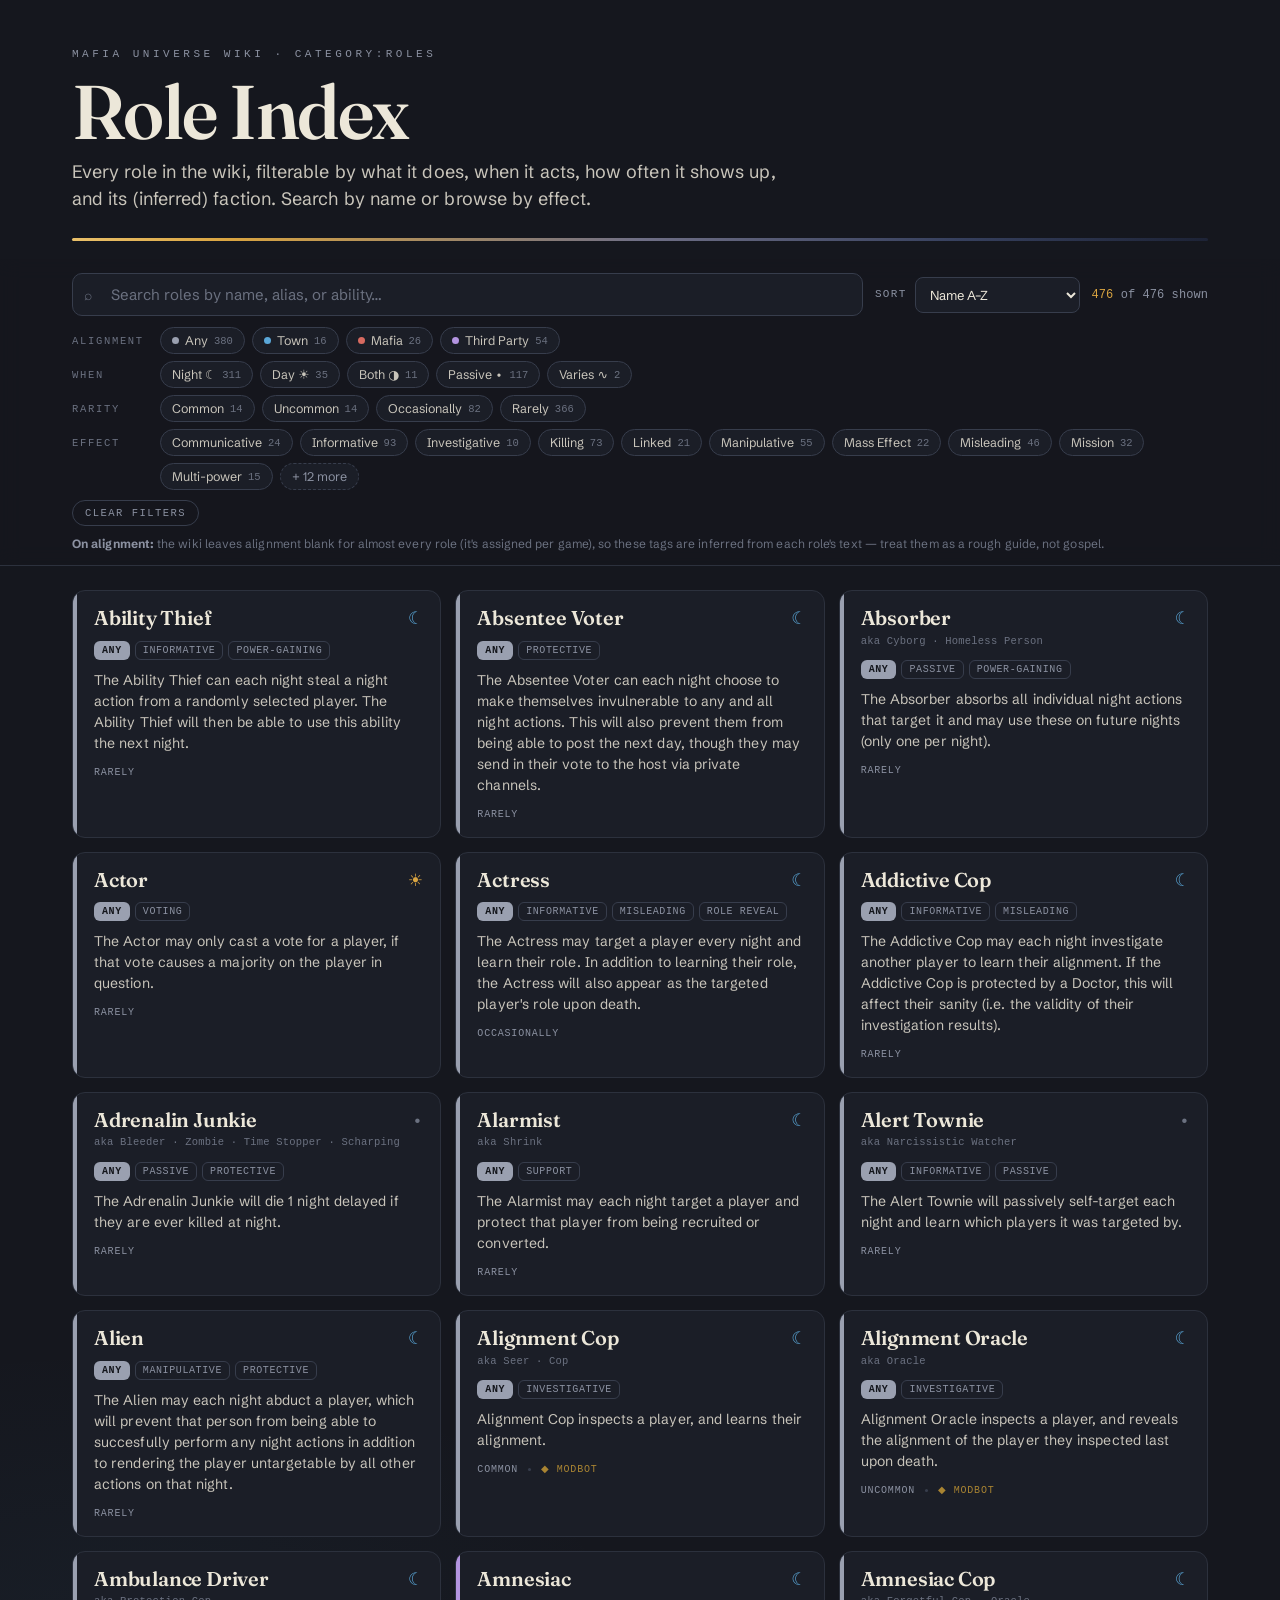
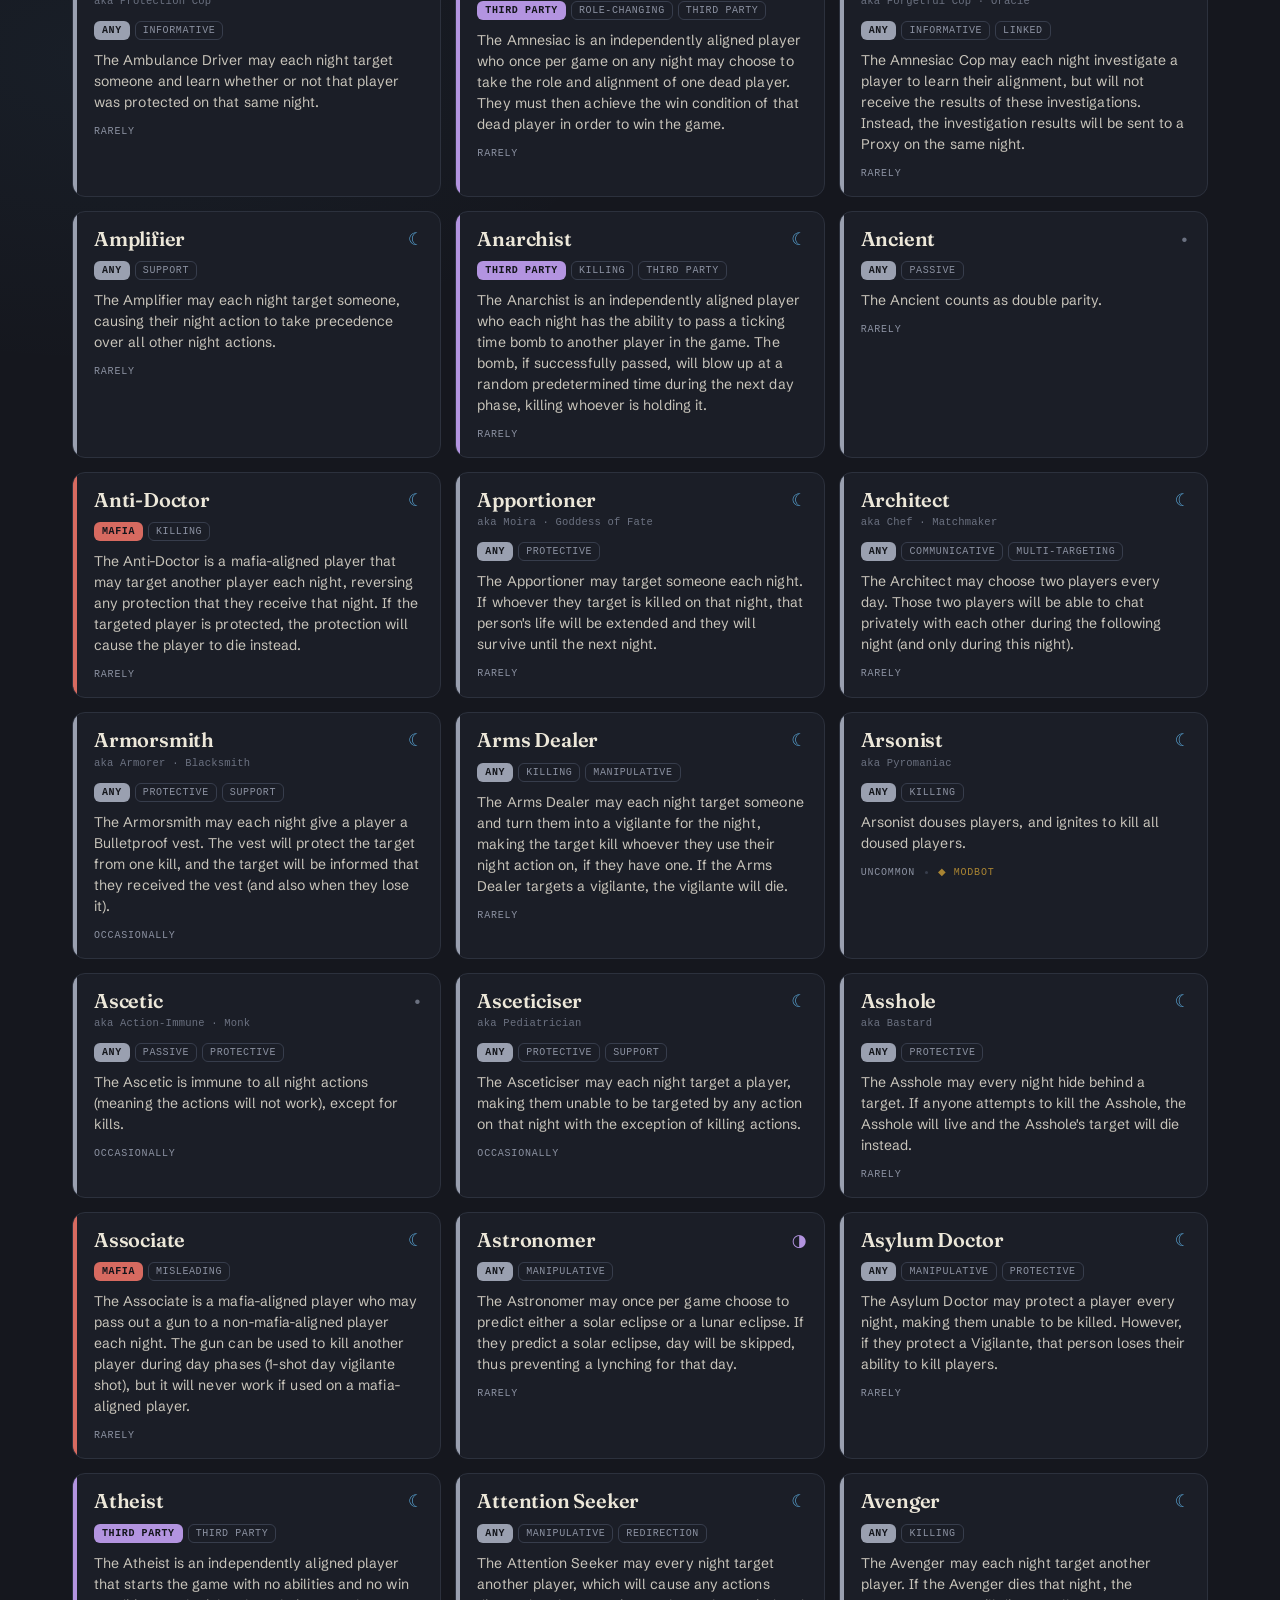
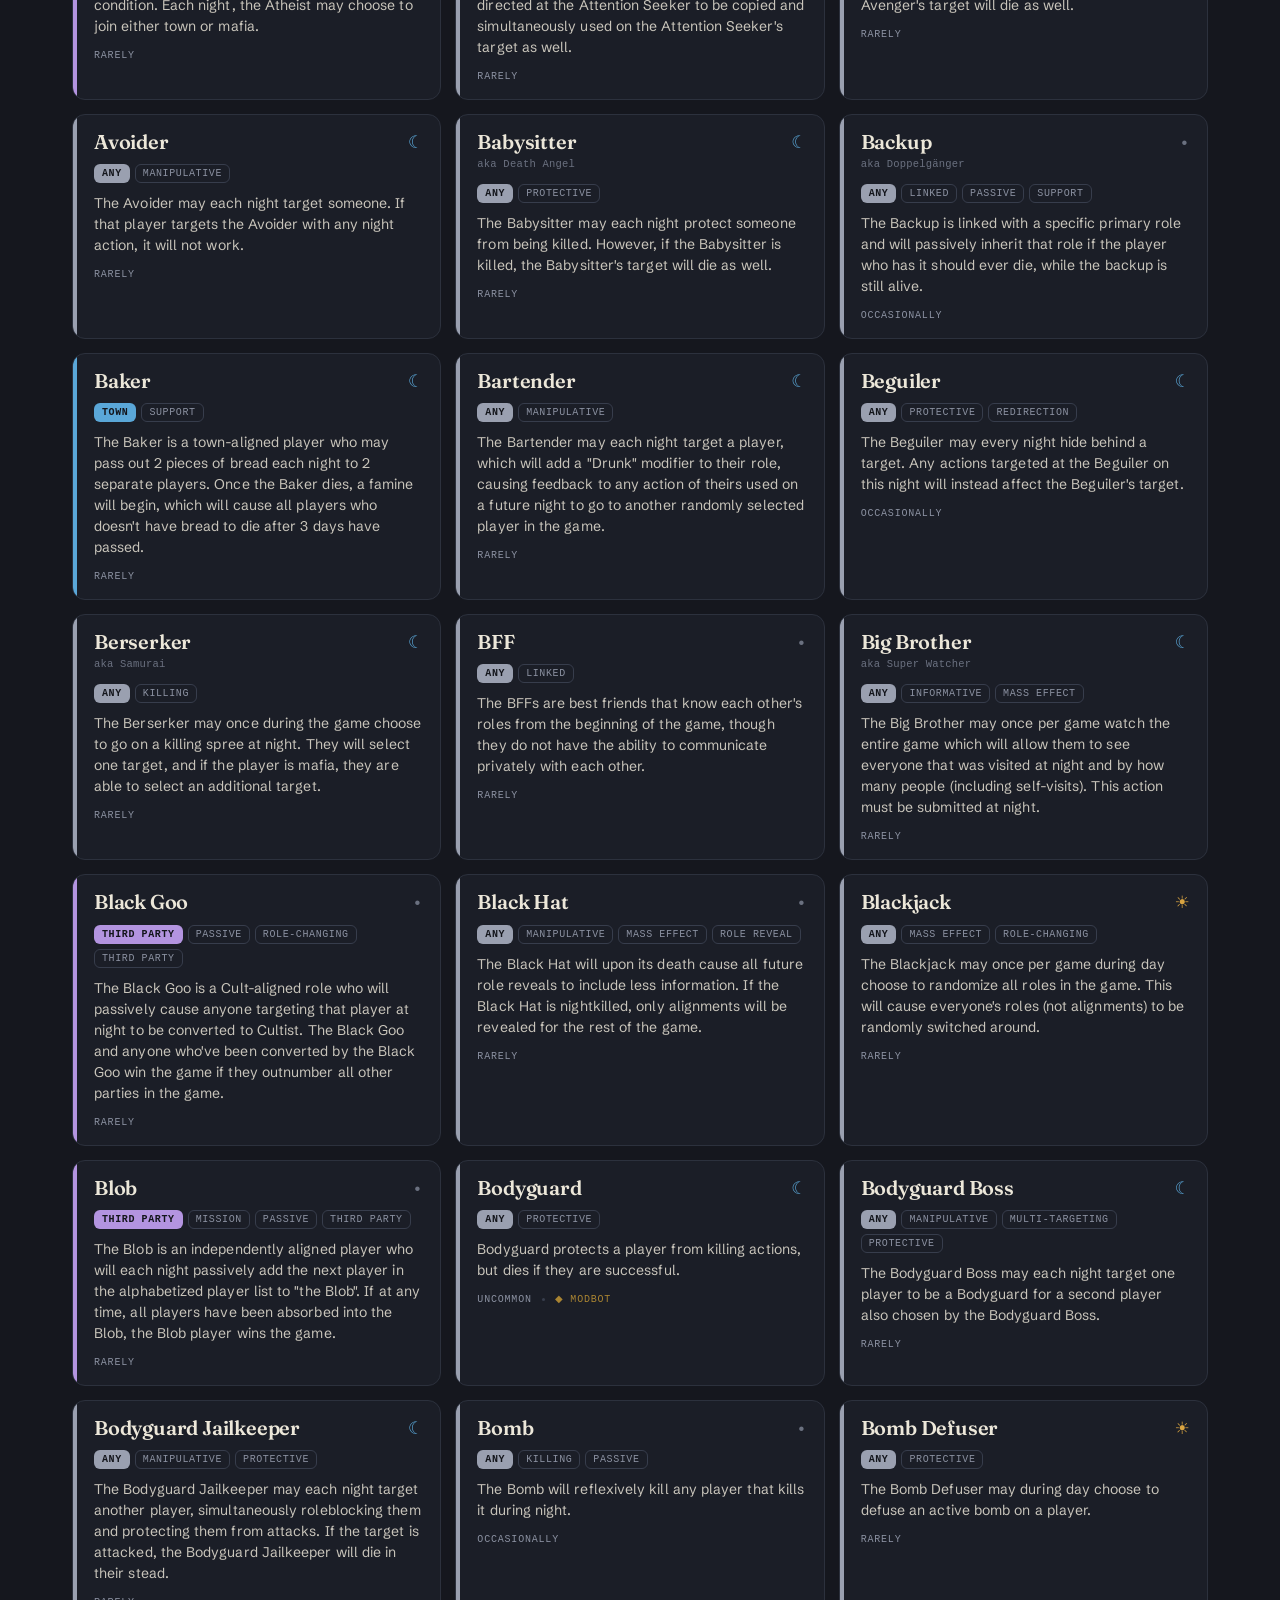
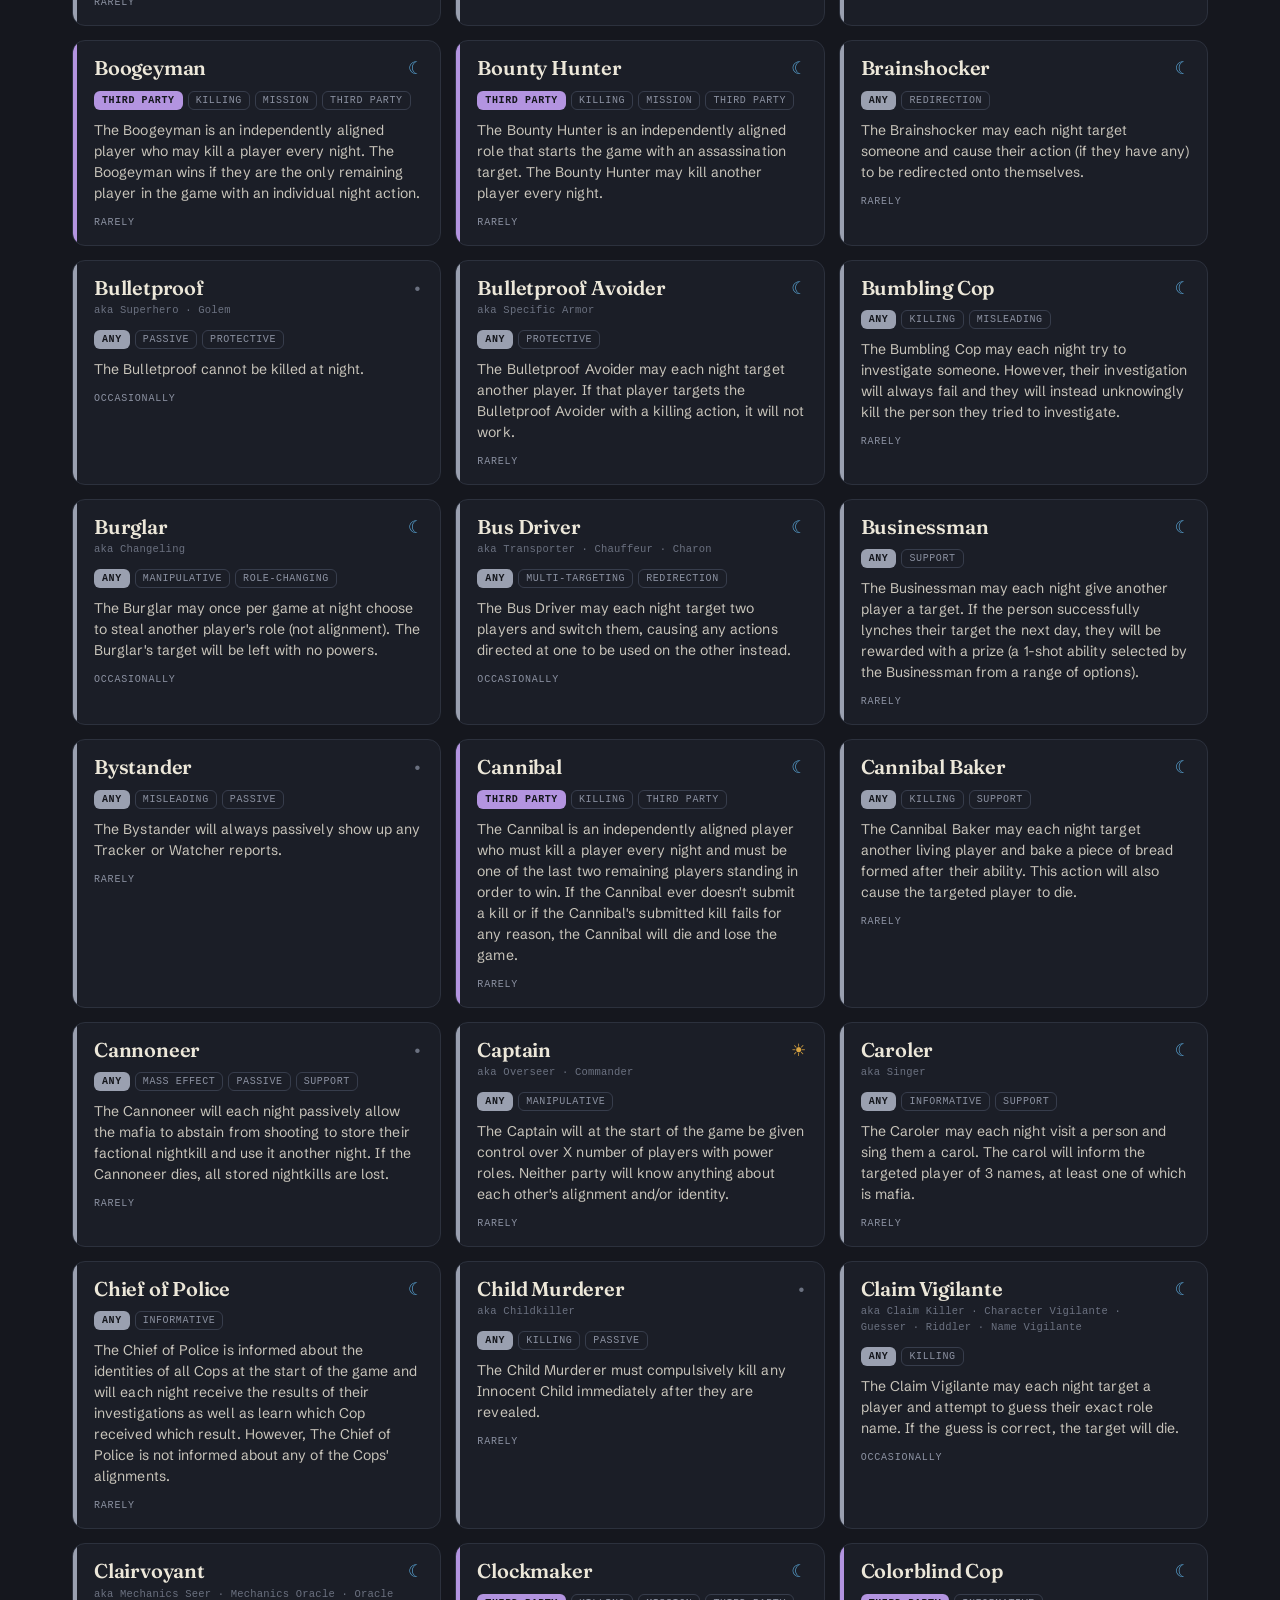
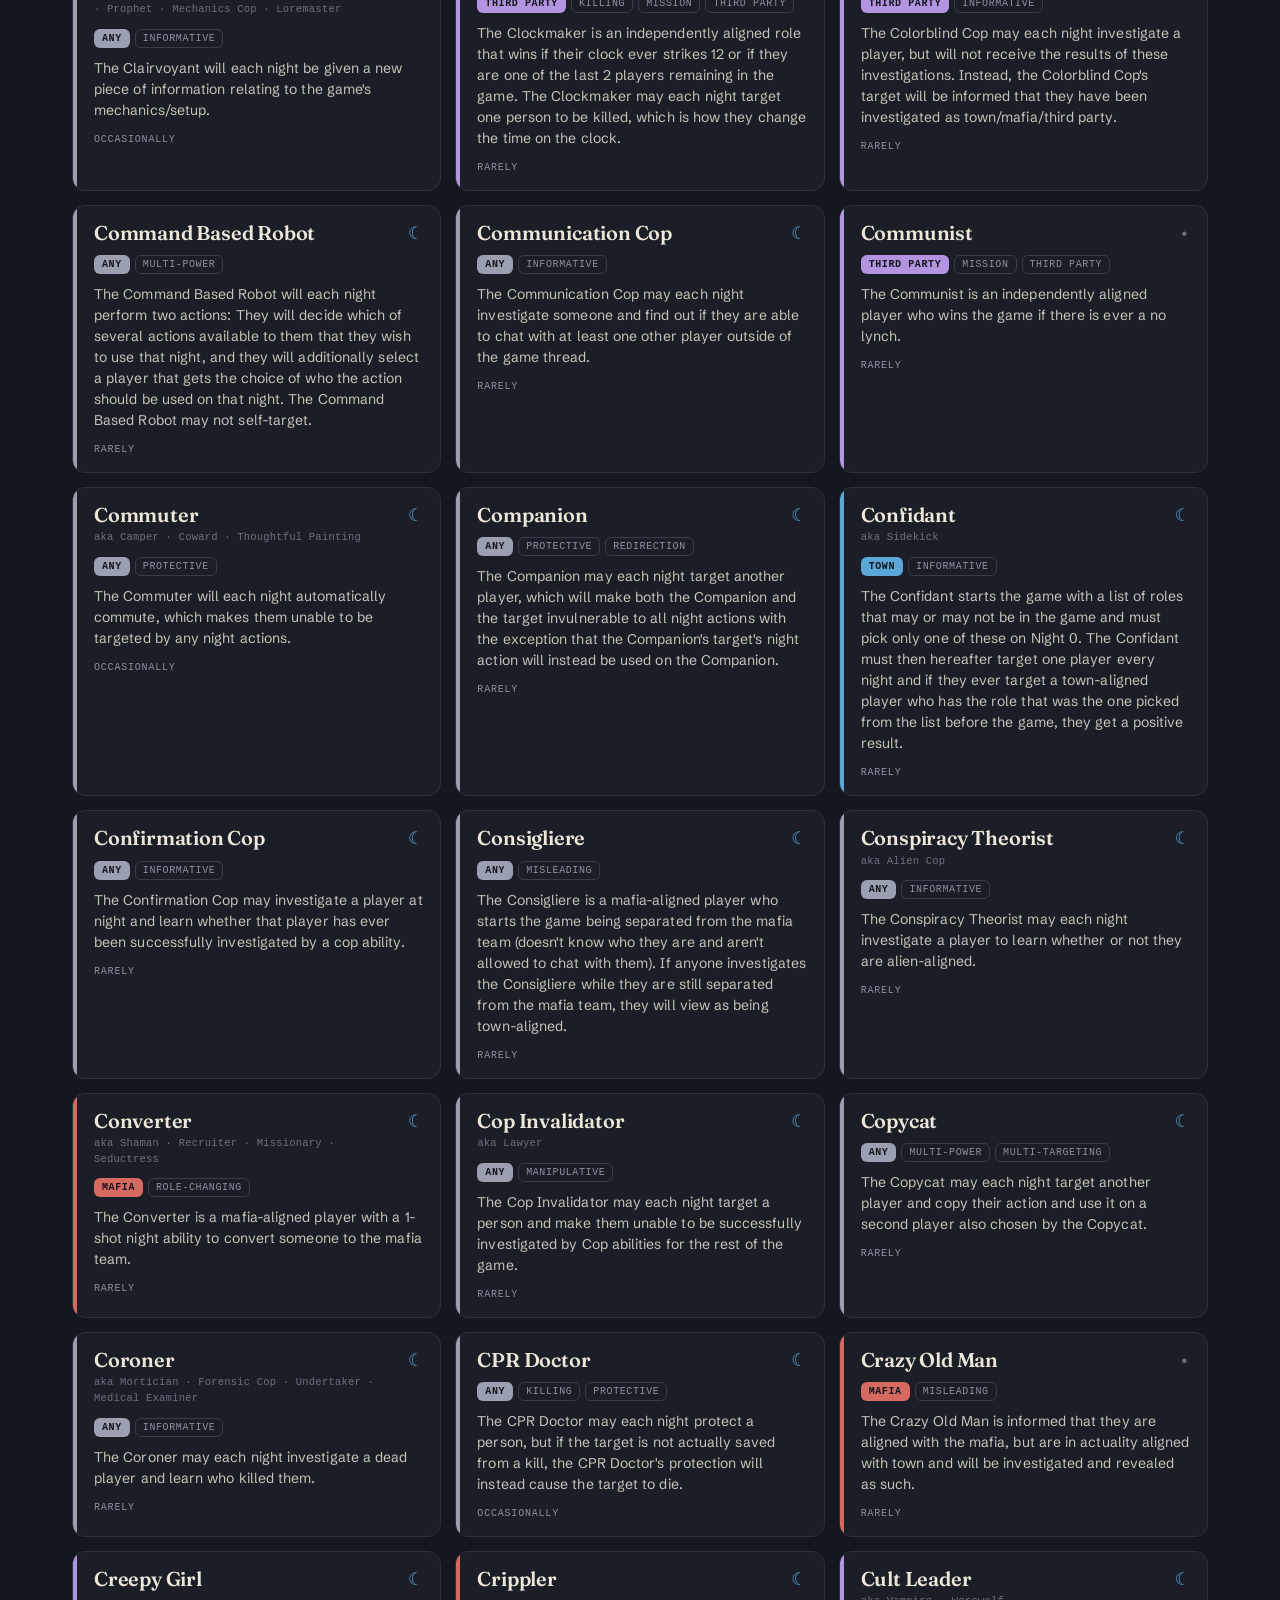
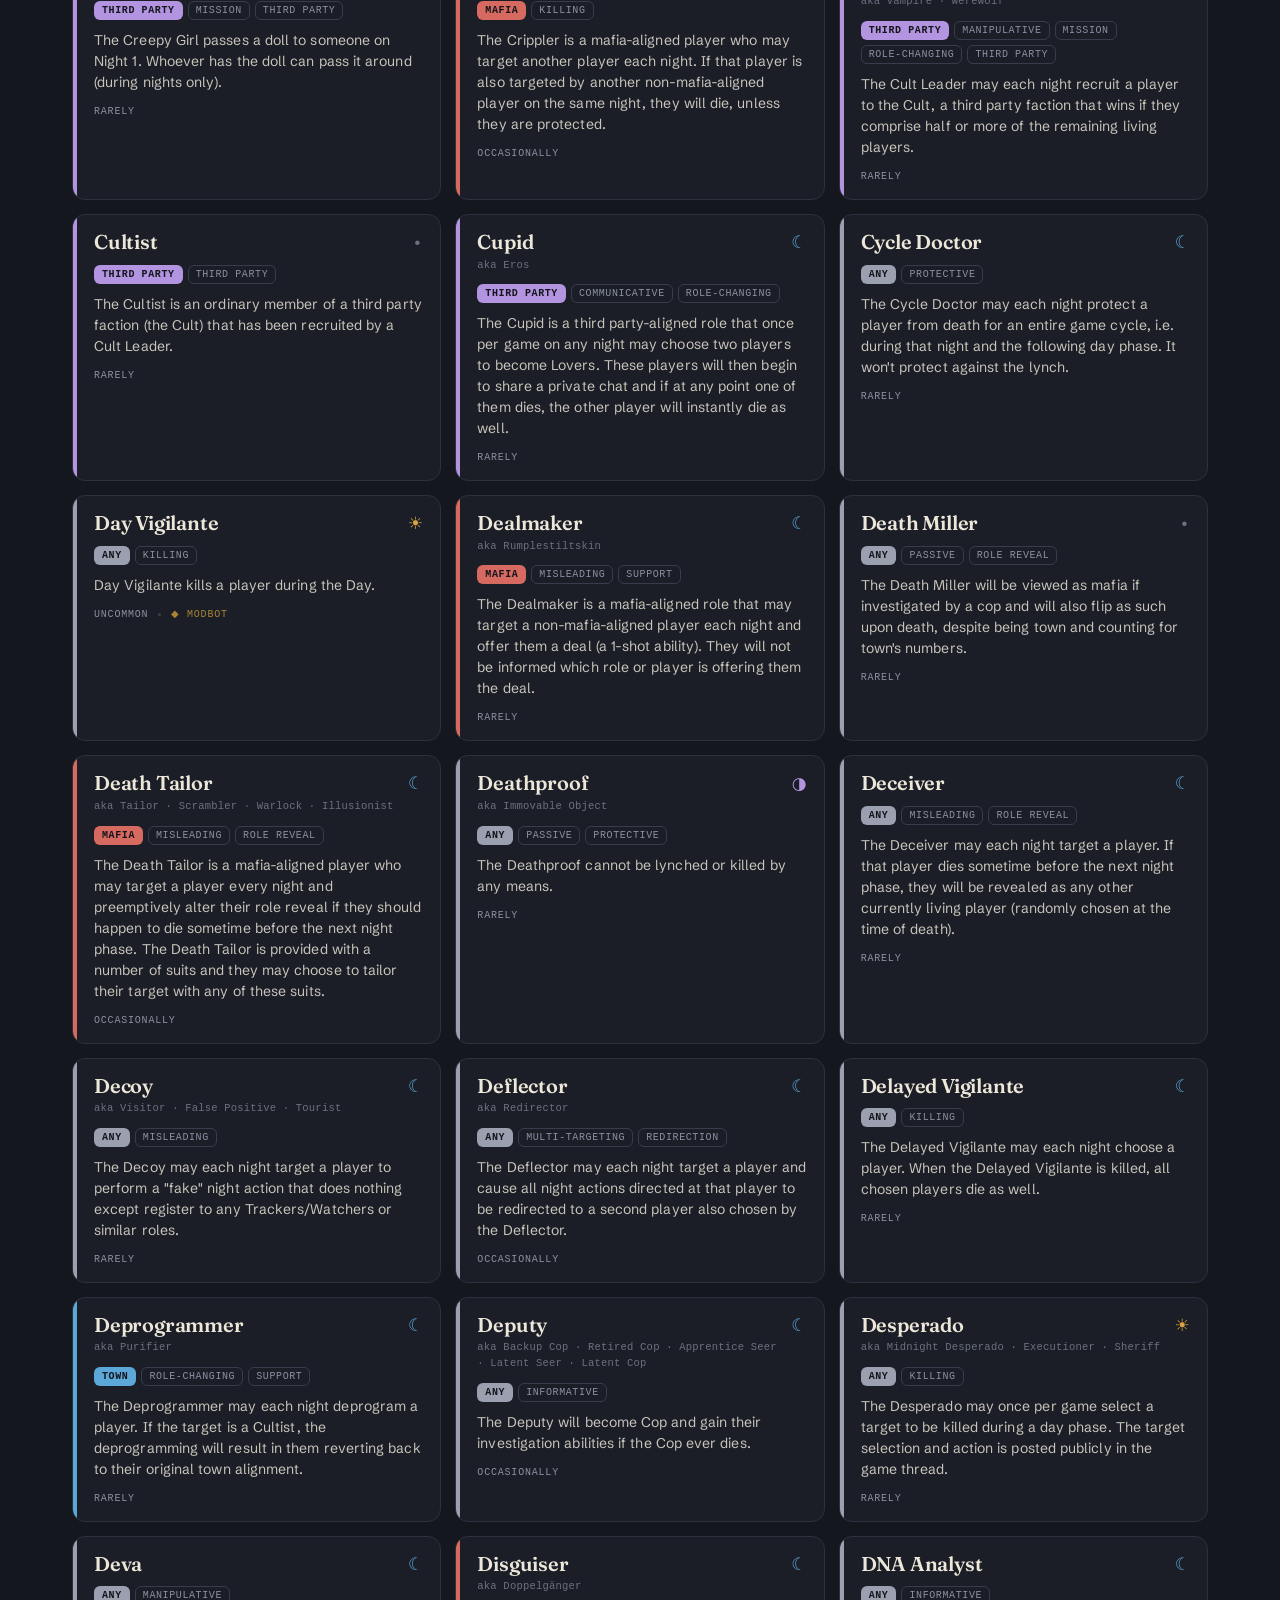
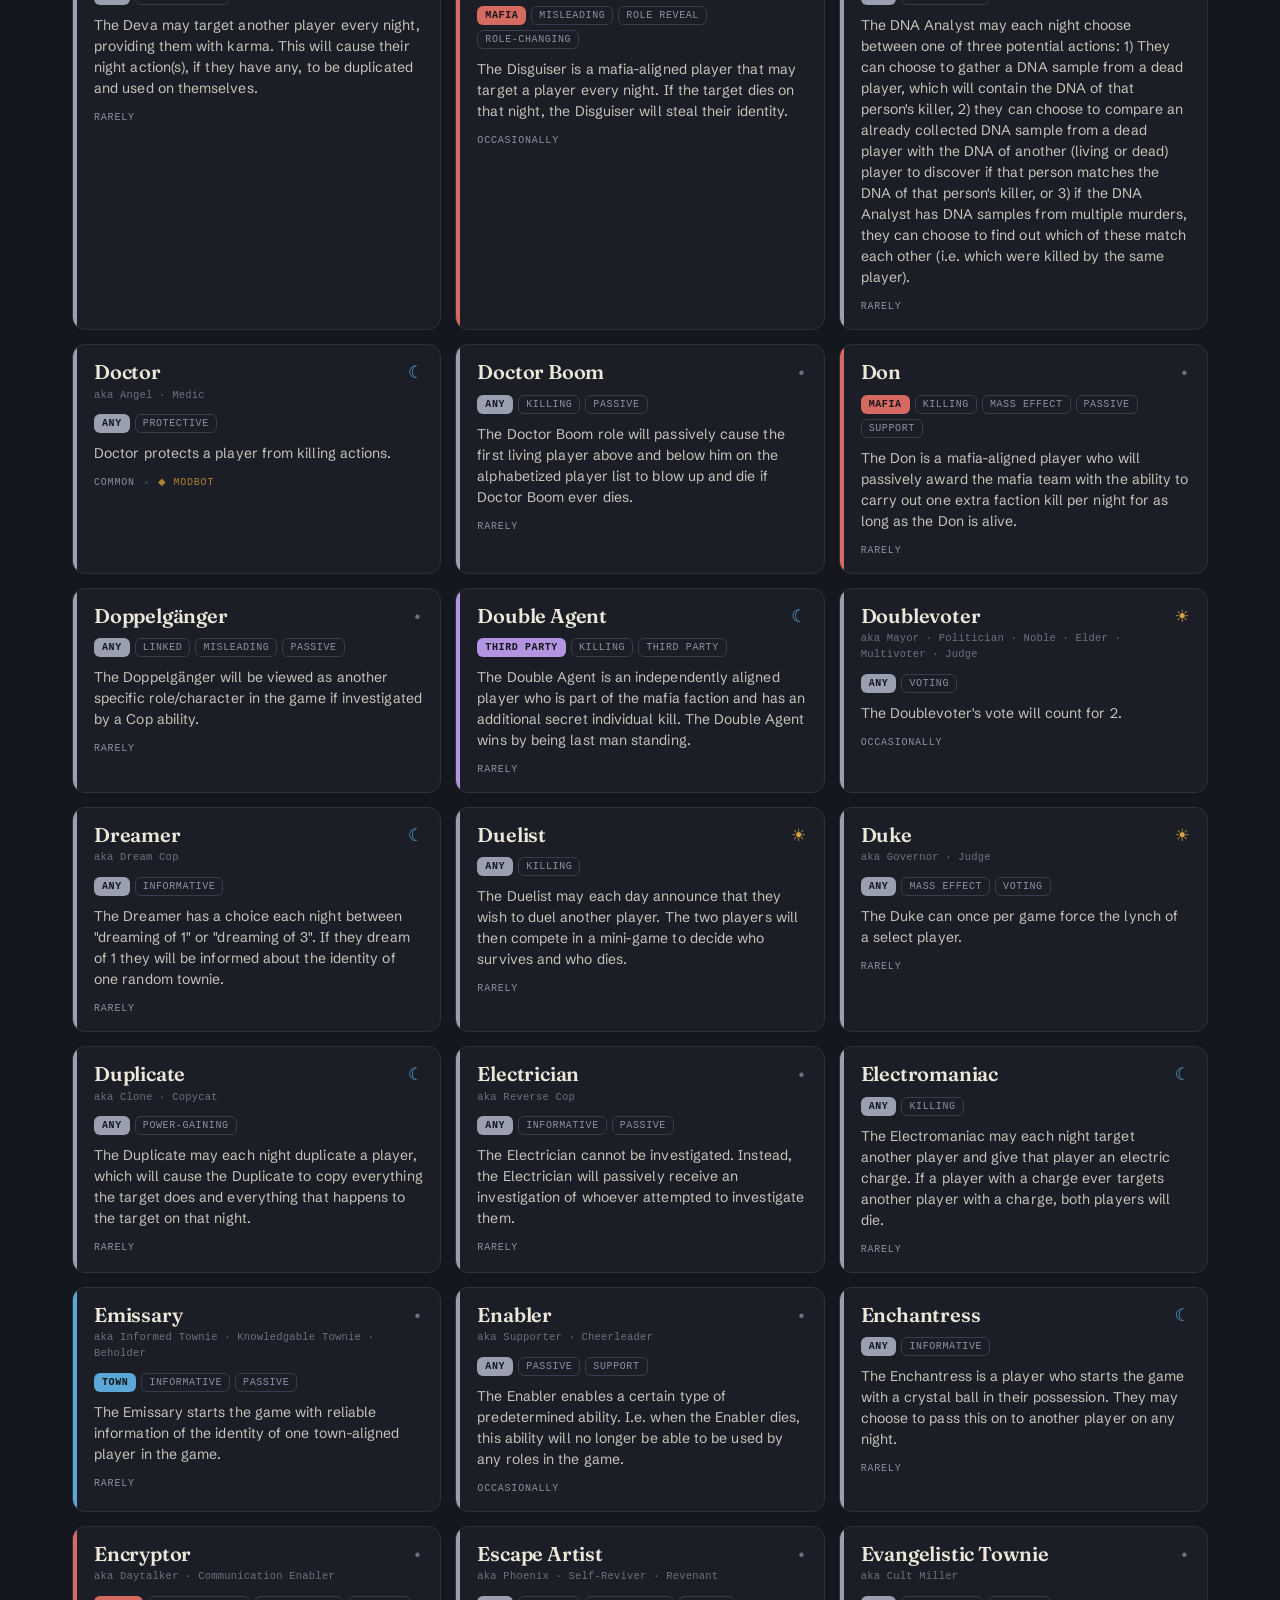
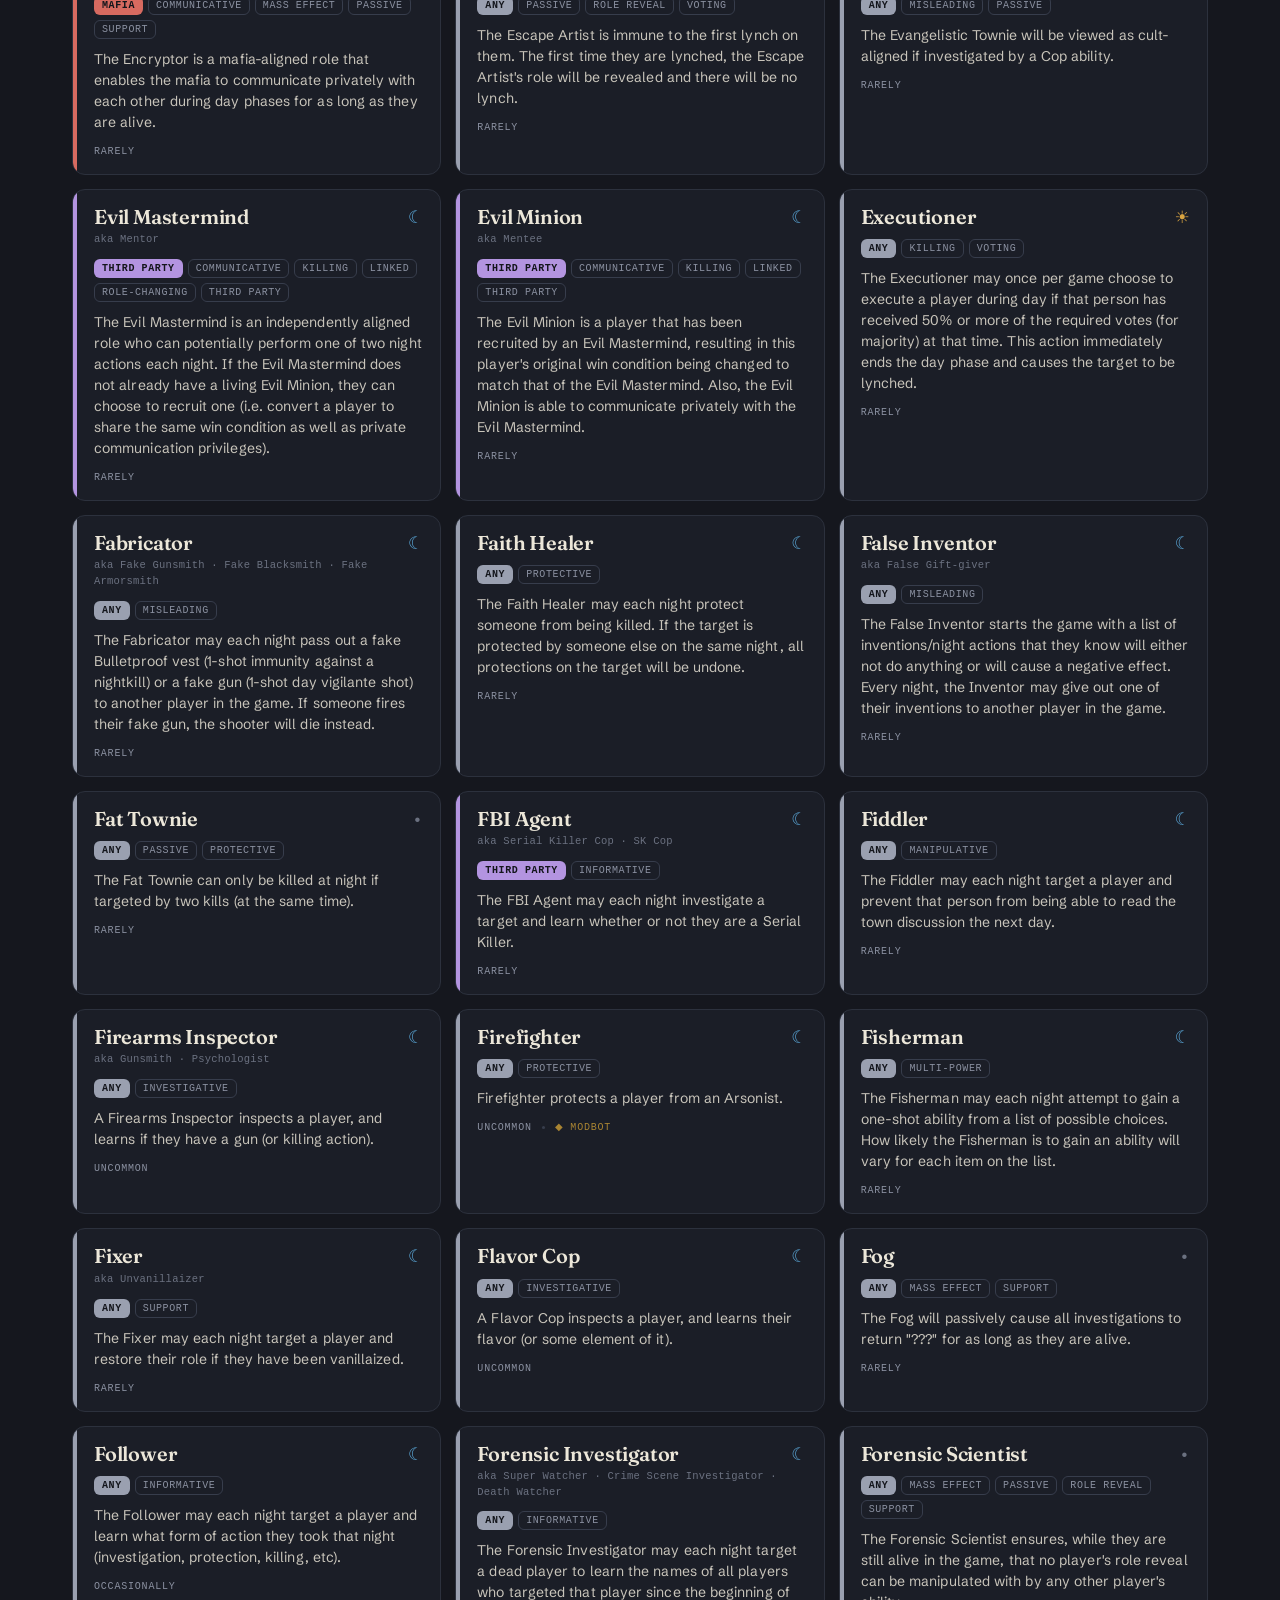
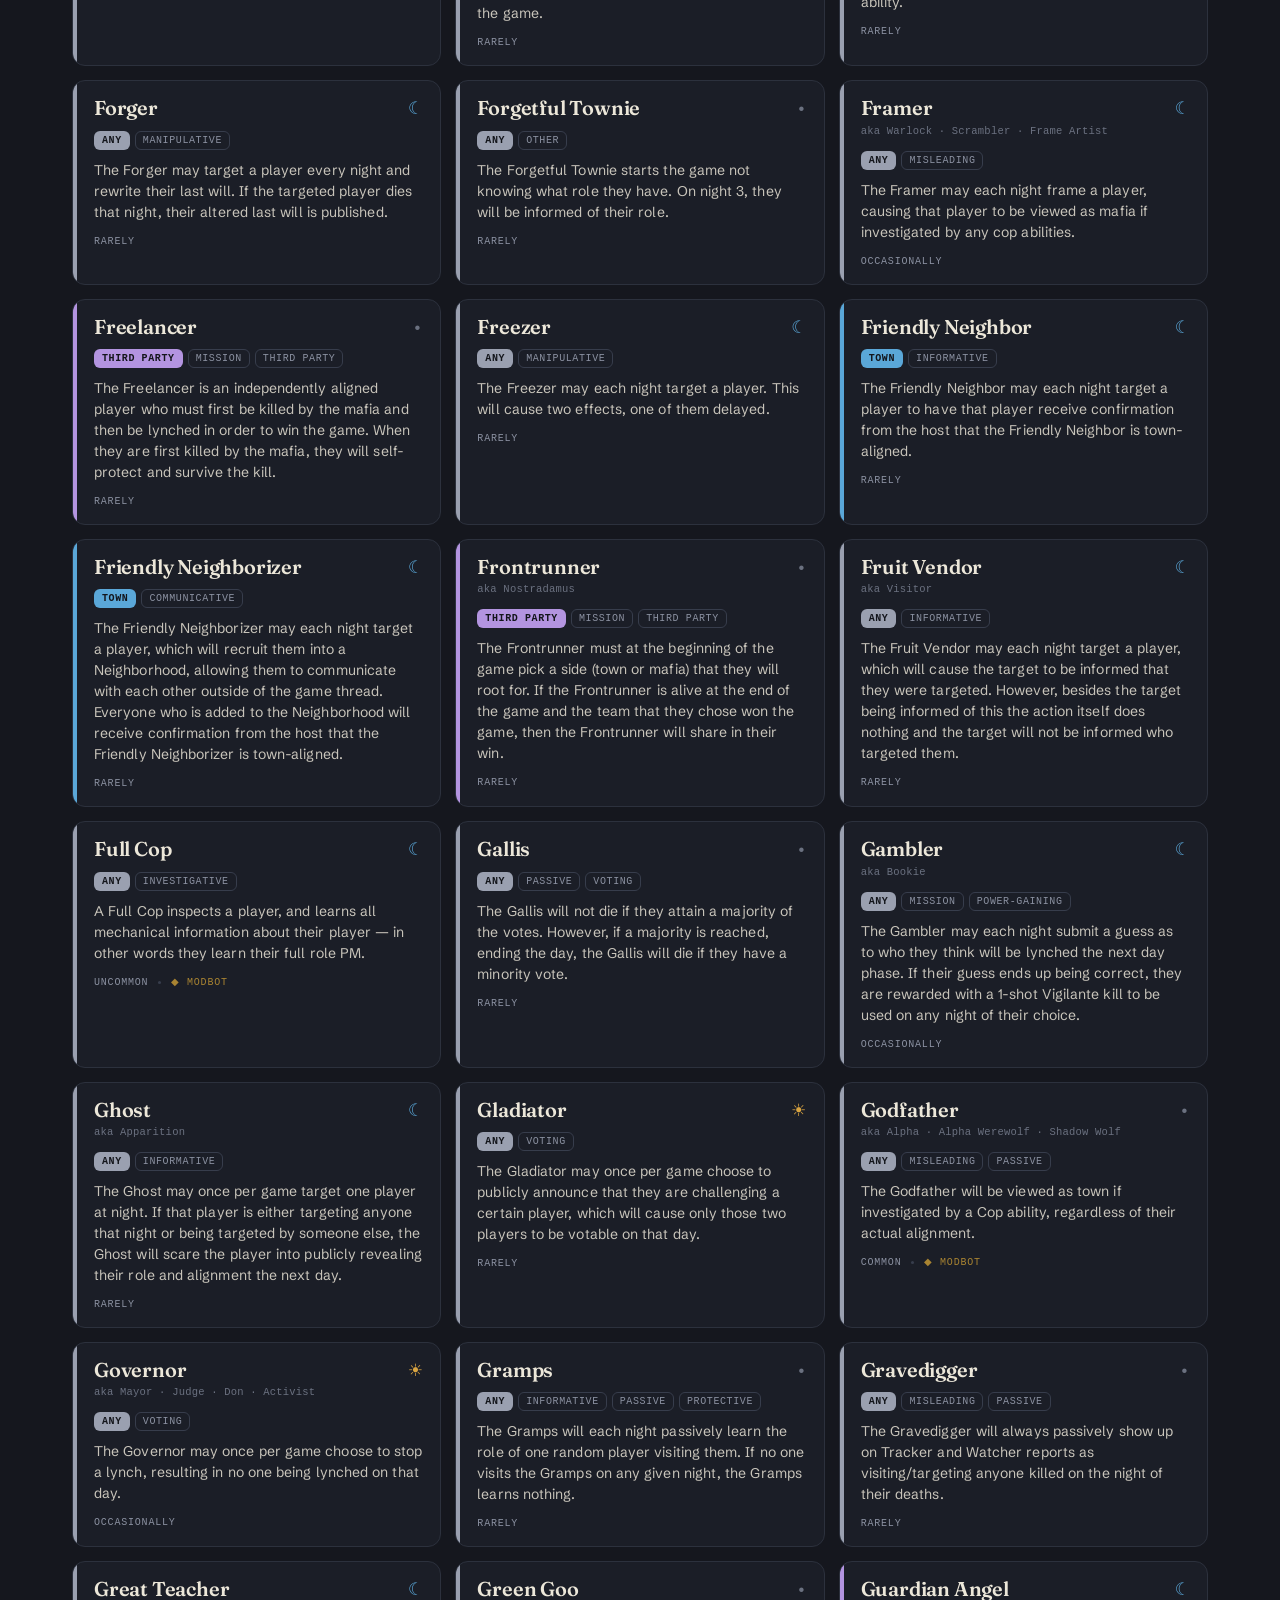
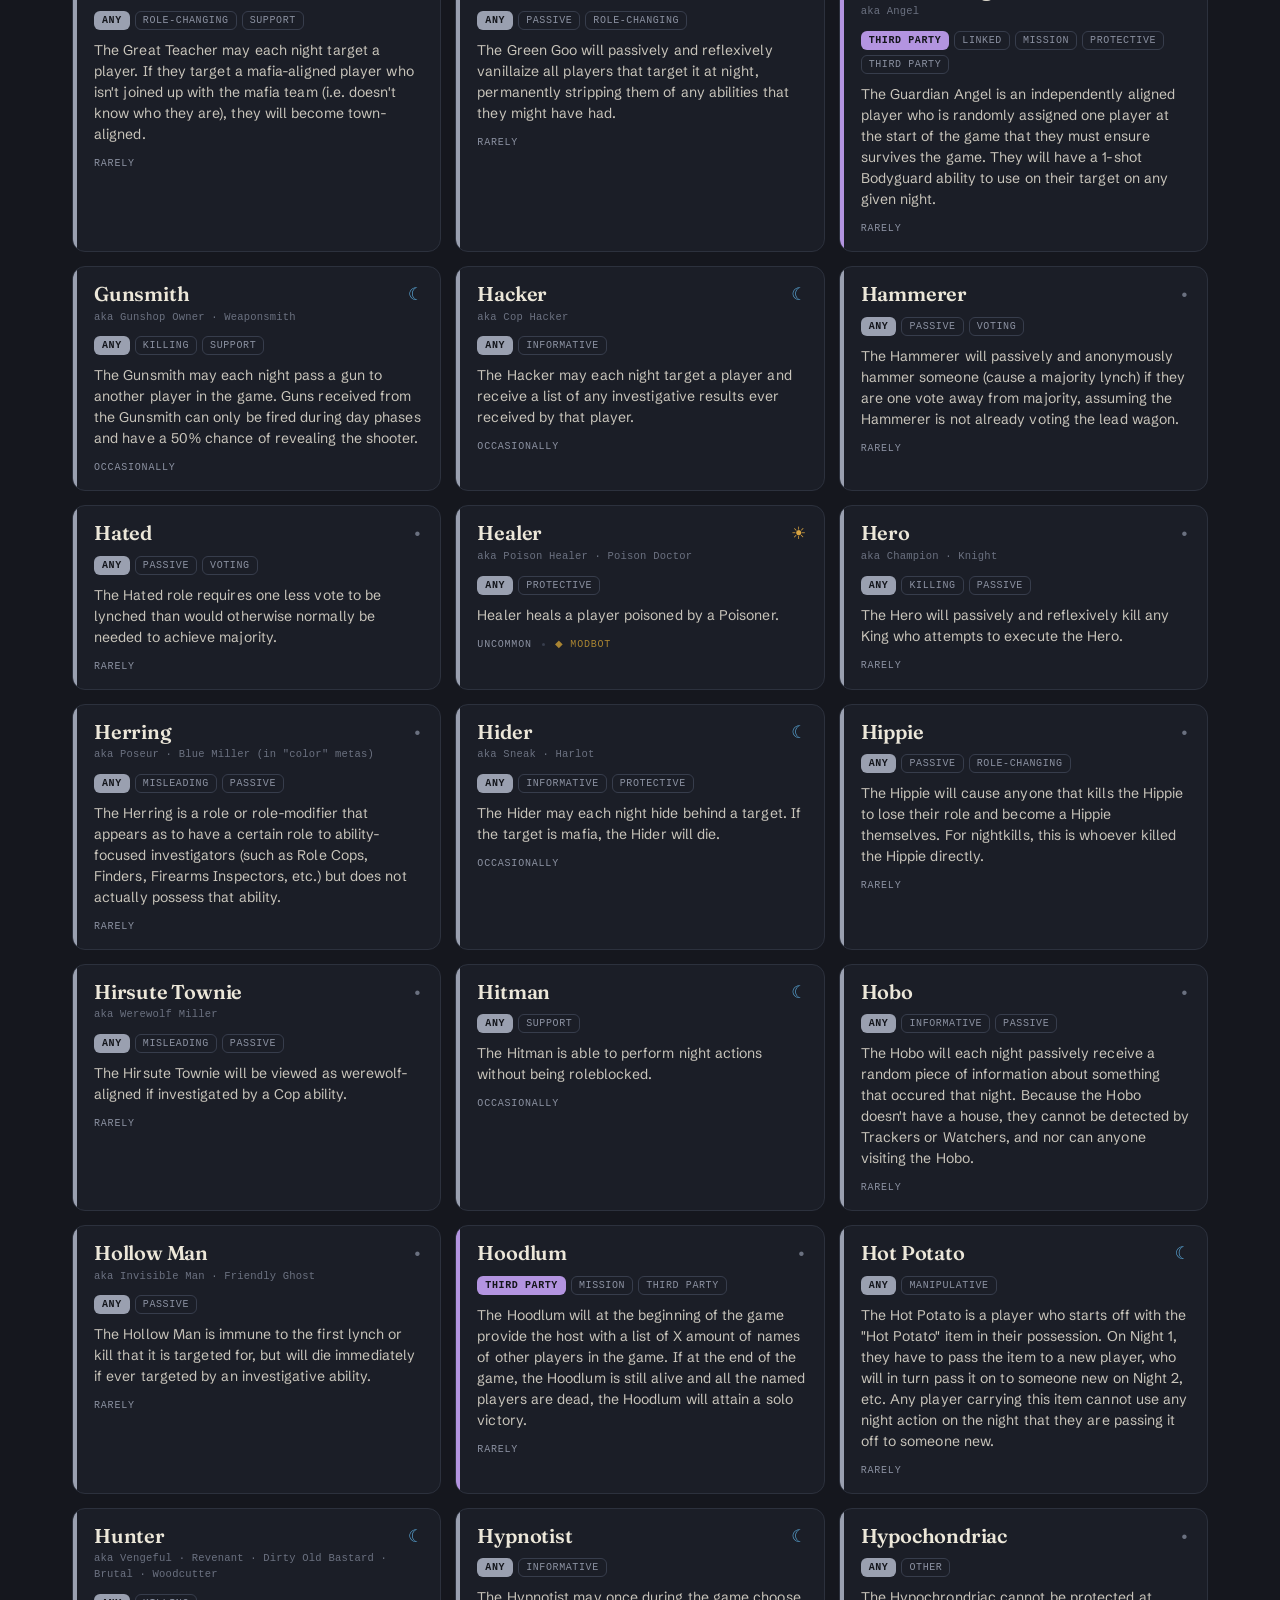
<file: mafia_universe_role_index.html>
<!DOCTYPE html>
<html lang="en">
<head>
<meta charset="utf-8">
<meta name="viewport" content="width=device-width, initial-scale=1">
<title>Mafia Universe — Role Index</title>
<link rel="preconnect" href="https://fonts.googleapis.com">
<link rel="preconnect" href="https://fonts.gstatic.com" crossorigin>
<link href="https://fonts.googleapis.com/css2?family=Fraunces:opsz,wght@9..144,400;9..144,500;9..144,600&family=Schibsted+Grotesk:wght@400;500;600;700&display=swap" rel="stylesheet">
<style>
:root{
  --bg:#15171e; --panel:#1b1e27; --panel-2:#222633; --panel-3:#272c3a;
  --line:#2c313d; --line-2:#373d4c;
  --ink:#ece7d9; --ink-dim:#c9c5bb; --muted:#8b91a1; --muted-2:#6b7180;
  --town:#5aa7d8; --mafia:#d76a60; --third:#b394e0; --any:#9aa0b0;
  --gold:#d9a441; --gold-dim:#a98432;
  --serif:"Fraunces",Georgia,"Times New Roman",serif;
  --sans:"Schibsted Grotesk",system-ui,-apple-system,Segoe UI,Roboto,sans-serif;
  --mono:ui-monospace,"SF Mono",SFMono-Regular,Menlo,Consolas,monospace;
  --r:13px; --maxw:1180px;
}
*{box-sizing:border-box}
html{-webkit-text-size-adjust:100%}
body{
  margin:0; background:var(--bg); color:var(--ink); font-family:var(--sans);
  font-size:15px; line-height:1.5; letter-spacing:.005em;
  background-image:radial-gradient(1100px 460px at 78% -8%, rgba(217,164,65,.06), transparent 60%),
                   radial-gradient(900px 520px at 8% 4%, rgba(90,167,216,.05), transparent 60%);
}
.wrap{max-width:var(--maxw); margin:0 auto; padding:0 22px}

/* ---- masthead ---- */
.mast{padding:46px 0 0}
.eyebrow{font-family:var(--mono); font-size:11px; letter-spacing:.32em; text-transform:uppercase; color:var(--muted)}
.title{font-family:var(--serif); font-weight:600; font-size:clamp(40px,7.5vw,76px); line-height:.96; margin:.18em 0 .12em; letter-spacing:-.02em}
.title .amp{color:var(--gold); font-style:italic; font-weight:500}
.lede{color:var(--ink-dim); font-size:clamp(15px,2.2vw,18px); max-width:64ch; margin:0}
.lede a{color:var(--gold-dim); text-decoration:none; border-bottom:1px solid rgba(169,132,50,.4)}
.daynight{height:3px; margin:26px 0 0; border-radius:3px;
  background:linear-gradient(90deg,#e9c06a 0%, #d9a441 14%, #6f6f86 50%, #36405e 78%, #1d2336 100%)}

/* ---- controls ---- */
.controls{position:sticky; top:0; z-index:30; background:rgba(21,23,30,.86);
  backdrop-filter:blur(10px) saturate(120%); border-bottom:1px solid var(--line);
  margin-top:18px; padding:14px 0 12px}
.searchrow{display:flex; gap:12px; align-items:center; flex-wrap:wrap; margin-bottom:11px}
.search{flex:1 1 280px; position:relative; min-width:220px}
.search input{width:100%; background:var(--panel); border:1px solid var(--line-2); color:var(--ink);
  font-family:var(--sans); font-size:15px; padding:11px 38px 11px 38px; border-radius:10px; outline:none}
.search input::placeholder{color:var(--muted-2)}
.search input:focus{border-color:var(--gold); box-shadow:0 0 0 3px rgba(217,164,65,.16)}
.search .ico{position:absolute; left:12px; top:50%; transform:translateY(-50%); color:var(--muted-2); font-size:14px; pointer-events:none}
.search .clr{position:absolute; right:8px; top:50%; transform:translateY(-50%); background:none; border:0; color:var(--muted); cursor:pointer; font-size:16px; padding:4px; line-height:1; border-radius:6px; display:none}
.search .clr:hover{color:var(--ink)}
.sortwrap{display:flex; align-items:center; gap:8px; font-family:var(--mono); font-size:11px; letter-spacing:.12em; text-transform:uppercase; color:var(--muted)}
.sortwrap select{background:var(--panel); color:var(--ink); border:1px solid var(--line-2); border-radius:8px; padding:8px 10px; font-family:var(--sans); font-size:13px; letter-spacing:normal; text-transform:none; outline:none; cursor:pointer}
.sortwrap select:focus{border-color:var(--gold); box-shadow:0 0 0 3px rgba(217,164,65,.16)}
.count{font-family:var(--mono); font-size:12px; color:var(--muted); white-space:nowrap}
.count b{color:var(--gold); font-weight:500}

.facets{display:flex; flex-direction:column; gap:7px}
.facet{display:flex; align-items:flex-start; gap:10px; flex-wrap:wrap}
.facet-label{font-family:var(--mono); font-size:10.5px; letter-spacing:.16em; text-transform:uppercase; color:var(--muted-2);
  min-width:78px; padding-top:7px; display:flex; align-items:center; gap:5px}
.facet-chips{display:flex; gap:7px; flex-wrap:wrap; flex:1}
.chip{background:var(--panel); border:1px solid var(--line-2); color:var(--ink-dim);
  font-family:var(--sans); font-size:12.5px; padding:5px 11px; border-radius:999px; cursor:pointer;
  transition:border-color .12s, color .12s, background .12s; white-space:nowrap; display:inline-flex; align-items:center; gap:6px}
.chip:hover{border-color:var(--muted); color:var(--ink)}
.chip .n{font-family:var(--mono); font-size:10.5px; color:var(--muted-2)}
.chip[aria-pressed="true"]{background:var(--panel-3); border-color:var(--gold); color:var(--ink)}
.chip[aria-pressed="true"] .n{color:var(--gold-dim)}
.chip .dot{width:7px;height:7px;border-radius:50%;background:var(--c,var(--muted))}
.chip.more{border-style:dashed; color:var(--muted)}
.facet-chips.collapsed .chip.hidden{display:none}
.clearbtn{align-self:flex-start; background:none; border:1px solid var(--line-2); color:var(--muted);
  font-family:var(--mono); font-size:10.5px; letter-spacing:.14em; text-transform:uppercase; padding:6px 12px;
  border-radius:999px; cursor:pointer; margin-top:3px}
.clearbtn:hover{border-color:var(--mafia); color:var(--mafia)}
.note{font-size:12px; color:var(--muted-2); margin:9px 0 0}
.note b{color:var(--muted)}

:focus-visible{outline:2px solid var(--gold); outline-offset:2px; border-radius:6px}

/* ---- grid + cards ---- */
.grid{display:grid; grid-template-columns:repeat(auto-fill,minmax(326px,1fr)); gap:14px; padding:24px 0 70px}
.card{position:relative; background:var(--panel); border:1px solid var(--line); border-radius:var(--r);
  padding:16px 17px 15px 21px; overflow:hidden; transition:border-color .14s, transform .14s, background .14s}
.card::before{content:""; position:absolute; left:0; top:0; bottom:0; width:4px; background:var(--spine,var(--any))}
.card:hover{border-color:var(--line-2); background:var(--panel-2); transform:translateY(-2px)}
.card-head{display:flex; align-items:flex-start; justify-content:space-between; gap:10px}
.rname{font-family:var(--serif); font-weight:600; font-size:20px; line-height:1.12; letter-spacing:-.01em; margin:0}
.aka{font-family:var(--mono); font-size:10.5px; color:var(--muted-2); margin:4px 0 0; letter-spacing:.02em}
.glyph{flex:none; font-size:17px; line-height:1; margin-top:2px}
.tags{display:flex; flex-wrap:wrap; gap:5px; margin:11px 0 10px}
.tag{font-family:var(--mono); font-size:10px; letter-spacing:.06em; text-transform:uppercase;
  padding:3px 7px; border-radius:6px; border:1px solid var(--line-2); color:var(--muted); cursor:pointer; background:transparent}
.tag:hover{border-color:var(--muted); color:var(--ink-dim)}
.tag.align{border-color:transparent; color:#13151b; font-weight:600; background:var(--c)}
.desc{color:var(--ink-dim); font-size:14px; line-height:1.5; margin:0}
.foot{display:flex; align-items:center; gap:10px; margin-top:11px; font-family:var(--mono); font-size:10px;
  letter-spacing:.08em; text-transform:uppercase; color:var(--muted-2)}
.foot .rar{color:var(--muted)}
.foot .mb{display:inline-flex; align-items:center; gap:4px; color:var(--gold-dim)}
.foot .dotsep{width:3px;height:3px;border-radius:50%;background:var(--line-2)}

.empty{grid-column:1/-1; text-align:center; padding:70px 20px; color:var(--muted)}
.empty h3{font-family:var(--serif); font-weight:500; font-size:24px; color:var(--ink-dim); margin:0 0 8px}
.empty button{margin-top:14px; background:var(--gold); border:0; color:#15171e; font-family:var(--sans); font-weight:600; font-size:14px; padding:9px 18px; border-radius:9px; cursor:pointer}

footer.site{border-top:1px solid var(--line); padding:22px 0 40px; color:var(--muted-2); font-size:12.5px}
footer.site b{color:var(--muted)}

@media (max-width:560px){
  .wrap{padding:0 15px} .mast{padding-top:32px}
  .grid{grid-template-columns:1fr; gap:11px}
  .facet-label{min-width:100%; padding-top:0; margin-bottom:-2px}
}
@media (prefers-reduced-motion:reduce){*{transition:none !important}}
</style>
</head>
<body>
<div class="wrap">
  <header class="mast">
    <div class="eyebrow">Mafia Universe Wiki · Category:Roles</div>
    <h1 class="title">Role Index</h1>
    <p class="lede">Every role in the wiki, filterable by what it does, when it acts, how often it shows up, and its (inferred) faction. Search by name or browse by effect.</p>
    <div class="daynight" role="presentation"></div>
  </header>
</div>

<div class="controls">
  <div class="wrap">
    <div class="searchrow">
      <div class="search">
        <span class="ico">⌕</span>
        <input id="q" type="search" placeholder="Search roles by name, alias, or ability…" autocomplete="off" spellcheck="false" aria-label="Search roles">
        <button class="clr" id="qclr" aria-label="Clear search">×</button>
      </div>
      <div class="sortwrap">
        <label for="sort">Sort</label>
        <select id="sort">
          <option value="az">Name A–Z</option>
          <option value="za">Name Z–A</option>
          <option value="rarity">Rarity (common first)</option>
          <option value="effect">Effect</option>
        </select>
      </div>
      <div class="count" id="count"></div>
    </div>
    <div class="facets" id="facets"></div>
    <p class="note"><b>On alignment:</b> the wiki leaves alignment blank for almost every role (it's assigned per game), so these tags are inferred from each role's text — treat them as a rough guide, not gospel.</p>
  </div>
</div>

<div class="wrap">
  <div class="grid" id="grid"></div>
</div>

<footer class="site">
  <div class="wrap"><b id="total"></b> roles · source: Mafia Universe Wiki (MediaWiki export) · ability text is each page's lead, trimmed.</div>
</footer>

<script>
const DATA = [{"name":"Ability Thief","desc":"The Ability Thief can each night steal a night action from a randomly selected player. The Ability Thief will then be able to use this ability the next night.","align":"Any","effects":["Informative","Power-gaining"],"used":"Night","rarity":"Rarely","modbot":false,"alt":[]},{"name":"Absentee Voter","desc":"The Absentee Voter can each night choose to make themselves invulnerable to any and all night actions. This will also prevent them from being able to post the next day, though they may send in their vote to the host via private channels.","align":"Any","effects":["Protective"],"used":"Night","rarity":"Rarely","modbot":false,"alt":[]},{"name":"Absorber","desc":"The Absorber absorbs all individual night actions that target it and may use these on future nights (only one per night).","align":"Any","effects":["Passive","Power-gaining"],"used":"Night","rarity":"Rarely","modbot":false,"alt":["Cyborg","Homeless Person"]},{"name":"Actor","desc":"The Actor may only cast a vote for a player, if that vote causes a majority on the player in question.","align":"Any","effects":["Voting"],"used":"Day","rarity":"Rarely","modbot":false,"alt":[]},{"name":"Actress","desc":"The Actress may target a player every night and learn their role. In addition to learning their role, the Actress will also appear as the targeted player's role upon death.","align":"Any","effects":["Informative","Misleading","Role Reveal"],"used":"Night","rarity":"Occasionally","modbot":false,"alt":[]},{"name":"Addictive Cop","desc":"The Addictive Cop may each night investigate another player to learn their alignment. If the Addictive Cop is protected by a Doctor, this will affect their sanity (i.e. the validity of their investigation results).","align":"Any","effects":["Informative","Misleading"],"used":"Night","rarity":"Rarely","modbot":false,"alt":[]},{"name":"Adrenalin Junkie","desc":"The Adrenalin Junkie will die 1 night delayed if they are ever killed at night.","align":"Any","effects":["Passive","Protective"],"used":"N/A","rarity":"Rarely","modbot":false,"alt":["Bleeder","Zombie","Time Stopper","Scharping"]},{"name":"Alarmist","desc":"The Alarmist may each night target a player and protect that player from being recruited or converted.","align":"Any","effects":["Support"],"used":"Night","rarity":"Rarely","modbot":false,"alt":["Shrink"]},{"name":"Alert Townie","desc":"The Alert Townie will passively self-target each night and learn which players it was targeted by.","align":"Any","effects":["Informative","Passive"],"used":"N/A","rarity":"Rarely","modbot":false,"alt":["Narcissistic Watcher"]},{"name":"Alien","desc":"The Alien may each night abduct a player, which will prevent that person from being able to succesfully perform any night actions in addition to rendering the player untargetable by all other actions on that night.","align":"Any","effects":["Manipulative","Protective"],"used":"Night","rarity":"Rarely","modbot":false,"alt":[]},{"name":"Alignment Cop","desc":"Alignment Cop inspects a player, and learns their alignment.","align":"Any","effects":["Investigative"],"used":"Night","rarity":"Common","modbot":true,"alt":["Seer","Cop"]},{"name":"Alignment Oracle","desc":"Alignment Oracle inspects a player, and reveals the alignment of the player they inspected last upon death.","align":"Any","effects":["Investigative"],"used":"Night","rarity":"Uncommon","modbot":true,"alt":["Oracle"]},{"name":"Ambulance Driver","desc":"The Ambulance Driver may each night target someone and learn whether or not that player was protected on that same night.","align":"Any","effects":["Informative"],"used":"Night","rarity":"Rarely","modbot":false,"alt":["Protection Cop"]},{"name":"Amnesiac","desc":"The Amnesiac is an independently aligned player who once per game on any night may choose to take the role and alignment of one dead player. They must then achieve the win condition of that dead player in order to win the game.","align":"Third Party","effects":["Role-changing","Third Party"],"used":"Night","rarity":"Rarely","modbot":false,"alt":[]},{"name":"Amnesiac Cop","desc":"The Amnesiac Cop may each night investigate a player to learn their alignment, but will not receive the results of these investigations. Instead, the investigation results will be sent to a Proxy on the same night.","align":"Any","effects":["Informative","Linked"],"used":"Night","rarity":"Rarely","modbot":false,"alt":["Forgetful Cop","Oracle"]},{"name":"Amplifier","desc":"The Amplifier may each night target someone, causing their night action to take precedence over all other night actions.","align":"Any","effects":["Support"],"used":"Night","rarity":"Rarely","modbot":false,"alt":[]},{"name":"Anarchist","desc":"The Anarchist is an independently aligned player who each night has the ability to pass a ticking time bomb to another player in the game. The bomb, if successfully passed, will blow up at a random predetermined time during the next day phase, killing whoever is holding it.","align":"Third Party","effects":["Killing","Third Party"],"used":"Night","rarity":"Rarely","modbot":false,"alt":[]},{"name":"Ancient","desc":"The Ancient counts as double parity.","align":"Any","effects":["Passive"],"used":"N/A","rarity":"Rarely","modbot":false,"alt":[]},{"name":"Anti-Doctor","desc":"The Anti-Doctor is a mafia-aligned player that may target another player each night, reversing any protection that they receive that night. If the targeted player is protected, the protection will cause the player to die instead.","align":"Mafia","effects":["Killing"],"used":"Night","rarity":"Rarely","modbot":false,"alt":[]},{"name":"Apportioner","desc":"The Apportioner may target someone each night. If whoever they target is killed on that night, that person's life will be extended and they will survive until the next night.","align":"Any","effects":["Protective"],"used":"Night","rarity":"Rarely","modbot":false,"alt":["Moira","Goddess of Fate"]},{"name":"Architect","desc":"The Architect may choose two players every day. Those two players will be able to chat privately with each other during the following night (and only during this night).","align":"Any","effects":["Communicative","Multi-targeting"],"used":"Night","rarity":"Rarely","modbot":false,"alt":["Chef","Matchmaker"]},{"name":"Armorsmith","desc":"The Armorsmith may each night give a player a Bulletproof vest. The vest will protect the target from one kill, and the target will be informed that they received the vest (and also when they lose it).","align":"Any","effects":["Protective","Support"],"used":"Night","rarity":"Occasionally","modbot":false,"alt":["Armorer","Blacksmith"]},{"name":"Arms Dealer","desc":"The Arms Dealer may each night target someone and turn them into a vigilante for the night, making the target kill whoever they use their night action on, if they have one. If the Arms Dealer targets a vigilante, the vigilante will die.","align":"Any","effects":["Killing","Manipulative"],"used":"Night","rarity":"Rarely","modbot":false,"alt":[]},{"name":"Arsonist","desc":"Arsonist douses players, and ignites to kill all doused players.","align":"Any","effects":["Killing"],"used":"Night","rarity":"Uncommon","modbot":true,"alt":["Pyromaniac"]},{"name":"Ascetic","desc":"The Ascetic is immune to all night actions (meaning the actions will not work), except for kills.","align":"Any","effects":["Passive","Protective"],"used":"N/A","rarity":"Occasionally","modbot":false,"alt":["Action-Immune","Monk"]},{"name":"Asceticiser","desc":"The Asceticiser may each night target a player, making them unable to be targeted by any action on that night with the exception of killing actions.","align":"Any","effects":["Protective","Support"],"used":"Night","rarity":"Occasionally","modbot":false,"alt":["Pediatrician"]},{"name":"Asshole","desc":"The Asshole may every night hide behind a target. If anyone attempts to kill the Asshole, the Asshole will live and the Asshole's target will die instead.","align":"Any","effects":["Protective"],"used":"Night","rarity":"Rarely","modbot":false,"alt":["Bastard"]},{"name":"Associate","desc":"The Associate is a mafia-aligned player who may pass out a gun to a non-mafia-aligned player each night. The gun can be used to kill another player during day phases (1-shot day vigilante shot), but it will never work if used on a mafia-aligned player.","align":"Mafia","effects":["Misleading"],"used":"Night","rarity":"Rarely","modbot":false,"alt":[]},{"name":"Astronomer","desc":"The Astronomer may once per game choose to predict either a solar eclipse or a lunar eclipse. If they predict a solar eclipse, day will be skipped, thus preventing a lynching for that day.","align":"Any","effects":["Manipulative"],"used":"Both","rarity":"Rarely","modbot":false,"alt":[]},{"name":"Asylum Doctor","desc":"The Asylum Doctor may protect a player every night, making them unable to be killed. However, if they protect a Vigilante, that person loses their ability to kill players.","align":"Any","effects":["Manipulative","Protective"],"used":"Night","rarity":"Rarely","modbot":false,"alt":[]},{"name":"Atheist","desc":"The Atheist is an independently aligned player that starts the game with no abilities and no win condition. Each night, the Atheist may choose to join either town or mafia.","align":"Third Party","effects":["Third Party"],"used":"Night","rarity":"Rarely","modbot":false,"alt":[]},{"name":"Attention Seeker","desc":"The Attention Seeker may every night target another player, which will cause any actions directed at the Attention Seeker to be copied and simultaneously used on the Attention Seeker's target as well.","align":"Any","effects":["Manipulative","Redirection"],"used":"Night","rarity":"Rarely","modbot":false,"alt":[]},{"name":"Avenger","desc":"The Avenger may each night target another player. If the Avenger dies that night, the Avenger's target will die as well.","align":"Any","effects":["Killing"],"used":"Night","rarity":"Rarely","modbot":false,"alt":[]},{"name":"Avoider","desc":"The Avoider may each night target someone. If that player targets the Avoider with any night action, it will not work.","align":"Any","effects":["Manipulative"],"used":"Night","rarity":"Rarely","modbot":false,"alt":[]},{"name":"Babysitter","desc":"The Babysitter may each night protect someone from being killed. However, if the Babysitter is killed, the Babysitter's target will die as well.","align":"Any","effects":["Protective"],"used":"Night","rarity":"Rarely","modbot":false,"alt":["Death Angel"]},{"name":"Backup","desc":"The Backup is linked with a specific primary role and will passively inherit that role if the player who has it should ever die, while the backup is still alive.","align":"Any","effects":["Linked","Passive","Support"],"used":"N/A","rarity":"Occasionally","modbot":false,"alt":["Doppelgänger"]},{"name":"Baker","desc":"The Baker is a town-aligned player who may pass out 2 pieces of bread each night to 2 separate players. Once the Baker dies, a famine will begin, which will cause all players who doesn't have bread to die after 3 days have passed.","align":"Town","effects":["Support"],"used":"Night","rarity":"Rarely","modbot":false,"alt":[]},{"name":"Bartender","desc":"The Bartender may each night target a player, which will add a \"Drunk\" modifier to their role, causing feedback to any action of theirs used on a future night to go to another randomly selected player in the game.","align":"Any","effects":["Manipulative"],"used":"Night","rarity":"Rarely","modbot":false,"alt":[]},{"name":"Beguiler","desc":"The Beguiler may every night hide behind a target. Any actions targeted at the Beguiler on this night will instead affect the Beguiler's target.","align":"Any","effects":["Protective","Redirection"],"used":"Night","rarity":"Occasionally","modbot":false,"alt":[]},{"name":"Berserker","desc":"The Berserker may once during the game choose to go on a killing spree at night. They will select one target, and if the player is mafia, they are able to select an additional target.","align":"Any","effects":["Killing"],"used":"Night","rarity":"Rarely","modbot":false,"alt":["Samurai"]},{"name":"BFF","desc":"The BFFs are best friends that know each other's roles from the beginning of the game, though they do not have the ability to communicate privately with each other.","align":"Any","effects":["Linked"],"used":"N/A","rarity":"Rarely","modbot":false,"alt":[]},{"name":"Big Brother","desc":"The Big Brother may once per game watch the entire game which will allow them to see everyone that was visited at night and by how many people (including self-visits). This action must be submitted at night.","align":"Any","effects":["Informative","Mass Effect"],"used":"Night","rarity":"Rarely","modbot":false,"alt":["Super Watcher"]},{"name":"Black Goo","desc":"The Black Goo is a Cult-aligned role who will passively cause anyone targeting that player at night to be converted to Cultist. The Black Goo and anyone who've been converted by the Black Goo win the game if they outnumber all other parties in the game.","align":"Third Party","effects":["Passive","Role-changing","Third Party"],"used":"N/A","rarity":"Rarely","modbot":false,"alt":[]},{"name":"Black Hat","desc":"The Black Hat will upon its death cause all future role reveals to include less information. If the Black Hat is nightkilled, only alignments will be revealed for the rest of the game.","align":"Any","effects":["Manipulative","Mass Effect","Role Reveal"],"used":"N/A","rarity":"Rarely","modbot":false,"alt":[]},{"name":"Blackjack","desc":"The Blackjack may once per game during day choose to randomize all roles in the game. This will cause everyone's roles (not alignments) to be randomly switched around.","align":"Any","effects":["Mass Effect","Role-changing"],"used":"Day","rarity":"Rarely","modbot":false,"alt":[]},{"name":"Blob","desc":"The Blob is an independently aligned player who will each night passively add the next player in the alphabetized player list to \"the Blob\". If at any time, all players have been absorbed into the Blob, the Blob player wins the game.","align":"Third Party","effects":["Mission","Passive","Third Party"],"used":"N/A","rarity":"Rarely","modbot":false,"alt":[]},{"name":"Bodyguard","desc":"Bodyguard protects a player from killing actions, but dies if they are successful.","align":"Any","effects":["Protective"],"used":"Night","rarity":"Uncommon","modbot":true,"alt":[]},{"name":"Bodyguard Boss","desc":"The Bodyguard Boss may each night target one player to be a Bodyguard for a second player also chosen by the Bodyguard Boss.","align":"Any","effects":["Manipulative","Multi-targeting","Protective"],"used":"Night","rarity":"Rarely","modbot":false,"alt":[]},{"name":"Bodyguard Jailkeeper","desc":"The Bodyguard Jailkeeper may each night target another player, simultaneously roleblocking them and protecting them from attacks. If the target is attacked, the Bodyguard Jailkeeper will die in their stead.","align":"Any","effects":["Manipulative","Protective"],"used":"Night","rarity":"Rarely","modbot":false,"alt":[]},{"name":"Bomb","desc":"The Bomb will reflexively kill any player that kills it during night.","align":"Any","effects":["Killing","Passive"],"used":"N/A","rarity":"Occasionally","modbot":false,"alt":[]},{"name":"Bomb Defuser","desc":"The Bomb Defuser may during day choose to defuse an active bomb on a player.","align":"Any","effects":["Protective"],"used":"Day","rarity":"Rarely","modbot":false,"alt":[]},{"name":"Boogeyman","desc":"The Boogeyman is an independently aligned player who may kill a player every night. The Boogeyman wins if they are the only remaining player in the game with an individual night action.","align":"Third Party","effects":["Killing","Mission","Third Party"],"used":"Night","rarity":"Rarely","modbot":false,"alt":[]},{"name":"Bounty Hunter","desc":"The Bounty Hunter is an independently aligned role that starts the game with an assassination target. The Bounty Hunter may kill another player every night.","align":"Third Party","effects":["Killing","Mission","Third Party"],"used":"Night","rarity":"Rarely","modbot":false,"alt":[]},{"name":"Brainshocker","desc":"The Brainshocker may each night target someone and cause their action (if they have any) to be redirected onto themselves.","align":"Any","effects":["Redirection"],"used":"Night","rarity":"Rarely","modbot":false,"alt":[]},{"name":"Bulletproof","desc":"The Bulletproof cannot be killed at night.","align":"Any","effects":["Passive","Protective"],"used":"N/A","rarity":"Occasionally","modbot":false,"alt":["Superhero","Golem"]},{"name":"Bulletproof Avoider","desc":"The Bulletproof Avoider may each night target another player. If that player targets the Bulletproof Avoider with a killing action, it will not work.","align":"Any","effects":["Protective"],"used":"Night","rarity":"Rarely","modbot":false,"alt":["Specific Armor"]},{"name":"Bumbling Cop","desc":"The Bumbling Cop may each night try to investigate someone. However, their investigation will always fail and they will instead unknowingly kill the person they tried to investigate.","align":"Any","effects":["Killing","Misleading"],"used":"Night","rarity":"Rarely","modbot":false,"alt":[]},{"name":"Burglar","desc":"The Burglar may once per game at night choose to steal another player's role (not alignment). The Burglar's target will be left with no powers.","align":"Any","effects":["Manipulative","Role-changing"],"used":"Night","rarity":"Occasionally","modbot":false,"alt":["Changeling"]},{"name":"Bus Driver","desc":"The Bus Driver may each night target two players and switch them, causing any actions directed at one to be used on the other instead.","align":"Any","effects":["Multi-targeting","Redirection"],"used":"Night","rarity":"Occasionally","modbot":false,"alt":["Transporter","Chauffeur","Charon"]},{"name":"Businessman","desc":"The Businessman may each night give another player a target. If the person successfully lynches their target the next day, they will be rewarded with a prize (a 1-shot ability selected by the Businessman from a range of options).","align":"Any","effects":["Support"],"used":"Night","rarity":"Rarely","modbot":false,"alt":[]},{"name":"Bystander","desc":"The Bystander will always passively show up any Tracker or Watcher reports.","align":"Any","effects":["Misleading","Passive"],"used":"N/A","rarity":"Rarely","modbot":false,"alt":[]},{"name":"Cannibal","desc":"The Cannibal is an independently aligned player who must kill a player every night and must be one of the last two remaining players standing in order to win. If the Cannibal ever doesn't submit a kill or if the Cannibal's submitted kill fails for any reason, the Cannibal will die and lose the game.","align":"Third Party","effects":["Killing","Third Party"],"used":"Night","rarity":"Rarely","modbot":false,"alt":[]},{"name":"Cannibal Baker","desc":"The Cannibal Baker may each night target another living player and bake a piece of bread formed after their ability. This action will also cause the targeted player to die.","align":"Any","effects":["Killing","Support"],"used":"Night","rarity":"Rarely","modbot":false,"alt":[]},{"name":"Cannoneer","desc":"The Cannoneer will each night passively allow the mafia to abstain from shooting to store their factional nightkill and use it another night. If the Cannoneer dies, all stored nightkills are lost.","align":"Any","effects":["Mass Effect","Passive","Support"],"used":"N/A","rarity":"Rarely","modbot":false,"alt":[]},{"name":"Captain","desc":"The Captain will at the start of the game be given control over X number of players with power roles. Neither party will know anything about each other's alignment and/or identity.","align":"Any","effects":["Manipulative"],"used":"Day","rarity":"Rarely","modbot":false,"alt":["Overseer","Commander"]},{"name":"Caroler","desc":"The Caroler may each night visit a person and sing them a carol. The carol will inform the targeted player of 3 names, at least one of which is mafia.","align":"Any","effects":["Informative","Support"],"used":"Night","rarity":"Rarely","modbot":false,"alt":["Singer"]},{"name":"Chief of Police","desc":"The Chief of Police is informed about the identities of all Cops at the start of the game and will each night receive the results of their investigations as well as learn which Cop received which result. However, The Chief of Police is not informed about any of the Cops' alignments.","align":"Any","effects":["Informative"],"used":"Night","rarity":"Rarely","modbot":false,"alt":[]},{"name":"Child Murderer","desc":"The Child Murderer must compulsively kill any Innocent Child immediately after they are revealed.","align":"Any","effects":["Killing","Passive"],"used":"N/A","rarity":"Rarely","modbot":false,"alt":["Childkiller"]},{"name":"Claim Vigilante","desc":"The Claim Vigilante may each night target a player and attempt to guess their exact role name. If the guess is correct, the target will die.","align":"Any","effects":["Killing"],"used":"Night","rarity":"Occasionally","modbot":false,"alt":["Claim Killer","Character Vigilante","Guesser","Riddler","Name Vigilante"]},{"name":"Clairvoyant","desc":"The Clairvoyant will each night be given a new piece of information relating to the game's mechanics/setup.","align":"Any","effects":["Informative"],"used":"Night","rarity":"Occasionally","modbot":false,"alt":["Mechanics Seer","Mechanics Oracle","Oracle","Prophet","Mechanics Cop","Loremaster"]},{"name":"Clockmaker","desc":"The Clockmaker is an independently aligned role that wins if their clock ever strikes 12 or if they are one of the last 2 players remaining in the game. The Clockmaker may each night target one person to be killed, which is how they change the time on the clock.","align":"Third Party","effects":["Killing","Mission","Third Party"],"used":"Night","rarity":"Rarely","modbot":false,"alt":[]},{"name":"Colorblind Cop","desc":"The Colorblind Cop may each night investigate a player, but will not receive the results of these investigations. Instead, the Colorblind Cop's target will be informed that they have been investigated as town/mafia/third party.","align":"Third Party","effects":["Informative"],"used":"Night","rarity":"Rarely","modbot":false,"alt":[]},{"name":"Command Based Robot","desc":"The Command Based Robot will each night perform two actions: They will decide which of several actions available to them that they wish to use that night, and they will additionally select a player that gets the choice of who the action should be used on that night. The Command Based Robot may not self-target.","align":"Any","effects":["Multi-power"],"used":"Night","rarity":"Rarely","modbot":false,"alt":[]},{"name":"Communication Cop","desc":"The Communication Cop may each night investigate someone and find out if they are able to chat with at least one other player outside of the game thread.","align":"Any","effects":["Informative"],"used":"Night","rarity":"Rarely","modbot":false,"alt":[]},{"name":"Communist","desc":"The Communist is an independently aligned player who wins the game if there is ever a no lynch.","align":"Third Party","effects":["Mission","Third Party"],"used":"N/A","rarity":"Rarely","modbot":false,"alt":[]},{"name":"Commuter","desc":"The Commuter will each night automatically commute, which makes them unable to be targeted by any night actions.","align":"Any","effects":["Protective"],"used":"Night","rarity":"Occasionally","modbot":false,"alt":["Camper","Coward","Thoughtful Painting"]},{"name":"Companion","desc":"The Companion may each night target another player, which will make both the Companion and the target invulnerable to all night actions with the exception that the Companion's target's night action will instead be used on the Companion.","align":"Any","effects":["Protective","Redirection"],"used":"Night","rarity":"Rarely","modbot":false,"alt":[]},{"name":"Confidant","desc":"The Confidant starts the game with a list of roles that may or may not be in the game and must pick only one of these on Night 0. The Confidant must then hereafter target one player every night and if they ever target a town-aligned player who has the role that was the one picked from the list before the game, they get a positive result.","align":"Town","effects":["Informative"],"used":"Night","rarity":"Rarely","modbot":false,"alt":["Sidekick"]},{"name":"Confirmation Cop","desc":"The Confirmation Cop may investigate a player at night and learn whether that player has ever been successfully investigated by a cop ability.","align":"Any","effects":["Informative"],"used":"Night","rarity":"Rarely","modbot":false,"alt":[]},{"name":"Consigliere","desc":"The Consigliere is a mafia-aligned player who starts the game being separated from the mafia team (doesn't know who they are and aren't allowed to chat with them). If anyone investigates the Consigliere while they are still separated from the mafia team, they will view as being town-aligned.","align":"Any","effects":["Misleading"],"used":"Night","rarity":"Rarely","modbot":false,"alt":[]},{"name":"Conspiracy Theorist","desc":"The Conspiracy Theorist may each night investigate a player to learn whether or not they are alien-aligned.","align":"Any","effects":["Informative"],"used":"Night","rarity":"Rarely","modbot":false,"alt":["Alien Cop"]},{"name":"Converter","desc":"The Converter is a mafia-aligned player with a 1-shot night ability to convert someone to the mafia team.","align":"Mafia","effects":["Role-changing"],"used":"Night","rarity":"Rarely","modbot":false,"alt":["Shaman","Recruiter","Missionary","Seductress"]},{"name":"Cop Invalidator","desc":"The Cop Invalidator may each night target a person and make them unable to be successfully investigated by Cop abilities for the rest of the game.","align":"Any","effects":["Manipulative"],"used":"Night","rarity":"Rarely","modbot":false,"alt":["Lawyer"]},{"name":"Copycat","desc":"The Copycat may each night target another player and copy their action and use it on a second player also chosen by the Copycat.","align":"Any","effects":["Multi-power","Multi-targeting"],"used":"Night","rarity":"Rarely","modbot":false,"alt":[]},{"name":"Coroner","desc":"The Coroner may each night investigate a dead player and learn who killed them.","align":"Any","effects":["Informative"],"used":"Night","rarity":"Rarely","modbot":false,"alt":["Mortician","Forensic Cop","Undertaker","Medical Examiner"]},{"name":"CPR Doctor","desc":"The CPR Doctor may each night protect a person, but if the target is not actually saved from a kill, the CPR Doctor's protection will instead cause the target to die.","align":"Any","effects":["Killing","Protective"],"used":"Night","rarity":"Occasionally","modbot":false,"alt":[]},{"name":"Crazy Old Man","desc":"The Crazy Old Man is informed that they are aligned with the mafia, but are in actuality aligned with town and will be investigated and revealed as such.","align":"Mafia","effects":["Misleading"],"used":"N/A","rarity":"Rarely","modbot":false,"alt":[]},{"name":"Creepy Girl","desc":"The Creepy Girl passes a doll to someone on Night 1. Whoever has the doll can pass it around (during nights only).","align":"Third Party","effects":["Mission","Third Party"],"used":"Night","rarity":"Rarely","modbot":false,"alt":[]},{"name":"Crippler","desc":"The Crippler is a mafia-aligned player who may target another player each night. If that player is also targeted by another non-mafia-aligned player on the same night, they will die, unless they are protected.","align":"Mafia","effects":["Killing"],"used":"Night","rarity":"Occasionally","modbot":false,"alt":[]},{"name":"Cult Leader","desc":"The Cult Leader may each night recruit a player to the Cult, a third party faction that wins if they comprise half or more of the remaining living players.","align":"Third Party","effects":["Manipulative","Mission","Role-changing","Third Party"],"used":"Night","rarity":"Rarely","modbot":false,"alt":["Vampire","Werewolf"]},{"name":"Cultist","desc":"The Cultist is an ordinary member of a third party faction (the Cult) that has been recruited by a Cult Leader.","align":"Third Party","effects":["Third Party"],"used":"N/A","rarity":"Rarely","modbot":false,"alt":[]},{"name":"Cupid","desc":"The Cupid is a third party-aligned role that once per game on any night may choose two players to become Lovers. These players will then begin to share a private chat and if at any point one of them dies, the other player will instantly die as well.","align":"Third Party","effects":["Communicative","Role-changing"],"used":"Night","rarity":"Rarely","modbot":false,"alt":["Eros"]},{"name":"Cycle Doctor","desc":"The Cycle Doctor may each night protect a player from death for an entire game cycle, i.e. during that night and the following day phase. It won't protect against the lynch.","align":"Any","effects":["Protective"],"used":"Night","rarity":"Rarely","modbot":false,"alt":[]},{"name":"Day Vigilante","desc":"Day Vigilante kills a player during the Day.","align":"Any","effects":["Killing"],"used":"Day","rarity":"Uncommon","modbot":true,"alt":[]},{"name":"Dealmaker","desc":"The Dealmaker is a mafia-aligned role that may target a non-mafia-aligned player each night and offer them a deal (a 1-shot ability). They will not be informed which role or player is offering them the deal.","align":"Mafia","effects":["Misleading","Support"],"used":"Night","rarity":"Rarely","modbot":false,"alt":["Rumplestiltskin"]},{"name":"Death Miller","desc":"The Death Miller will be viewed as mafia if investigated by a cop and will also flip as such upon death, despite being town and counting for town's numbers.","align":"Any","effects":["Passive","Role Reveal"],"used":"N/A","rarity":"Rarely","modbot":false,"alt":[]},{"name":"Death Tailor","desc":"The Death Tailor is a mafia-aligned player who may target a player every night and preemptively alter their role reveal if they should happen to die sometime before the next night phase. The Death Tailor is provided with a number of suits and they may choose to tailor their target with any of these suits.","align":"Mafia","effects":["Misleading","Role Reveal"],"used":"Night","rarity":"Occasionally","modbot":false,"alt":["Tailor","Scrambler","Warlock","Illusionist"]},{"name":"Deathproof","desc":"The Deathproof cannot be lynched or killed by any means.","align":"Any","effects":["Passive","Protective"],"used":"Both","rarity":"Rarely","modbot":false,"alt":["Immovable Object"]},{"name":"Deceiver","desc":"The Deceiver may each night target a player. If that player dies sometime before the next night phase, they will be revealed as any other currently living player (randomly chosen at the time of death).","align":"Any","effects":["Misleading","Role Reveal"],"used":"Night","rarity":"Rarely","modbot":false,"alt":[]},{"name":"Decoy","desc":"The Decoy may each night target a player to perform a \"fake\" night action that does nothing except register to any Trackers/Watchers or similar roles.","align":"Any","effects":["Misleading"],"used":"Night","rarity":"Rarely","modbot":false,"alt":["Visitor","False Positive","Tourist"]},{"name":"Deflector","desc":"The Deflector may each night target a player and cause all night actions directed at that player to be redirected to a second player also chosen by the Deflector.","align":"Any","effects":["Multi-targeting","Redirection"],"used":"Night","rarity":"Occasionally","modbot":false,"alt":["Redirector"]},{"name":"Delayed Vigilante","desc":"The Delayed Vigilante may each night choose a player. When the Delayed Vigilante is killed, all chosen players die as well.","align":"Any","effects":["Killing"],"used":"Night","rarity":"Rarely","modbot":false,"alt":[]},{"name":"Deprogrammer","desc":"The Deprogrammer may each night deprogram a player. If the target is a Cultist, the deprogramming will result in them reverting back to their original town alignment.","align":"Town","effects":["Role-changing","Support"],"used":"Night","rarity":"Rarely","modbot":false,"alt":["Purifier"]},{"name":"Deputy","desc":"The Deputy will become Cop and gain their investigation abilities if the Cop ever dies.","align":"Any","effects":["Informative"],"used":"Night","rarity":"Occasionally","modbot":false,"alt":["Backup Cop","Retired Cop","Apprentice Seer","Latent Seer","Latent Cop"]},{"name":"Desperado","desc":"The Desperado may once per game select a target to be killed during a day phase. The target selection and action is posted publicly in the game thread.","align":"Any","effects":["Killing"],"used":"Day","rarity":"Rarely","modbot":false,"alt":["Midnight Desperado","Executioner","Sheriff"]},{"name":"Deva","desc":"The Deva may target another player every night, providing them with karma. This will cause their night action(s), if they have any, to be duplicated and used on themselves.","align":"Any","effects":["Manipulative"],"used":"Night","rarity":"Rarely","modbot":false,"alt":[]},{"name":"Disguiser","desc":"The Disguiser is a mafia-aligned player that may target a player every night. If the target dies on that night, the Disguiser will steal their identity.","align":"Mafia","effects":["Misleading","Role Reveal","Role-changing"],"used":"Night","rarity":"Occasionally","modbot":false,"alt":["Doppelgänger"]},{"name":"DNA Analyst","desc":"The DNA Analyst may each night choose between one of three potential actions: 1) They can choose to gather a DNA sample from a dead player, which will contain the DNA of that person's killer, 2) they can choose to compare an already collected DNA sample from a dead player with the DNA of another (living or dead) player to discover if that person matches the DNA of that person's killer, or 3) if the DNA Analyst has DNA samples from multiple murders, they can choose to find out which of these match each other (i.e. which were killed by the same player).","align":"Any","effects":["Informative"],"used":"Night","rarity":"Rarely","modbot":false,"alt":[]},{"name":"Doctor","desc":"Doctor protects a player from killing actions.","align":"Any","effects":["Protective"],"used":"Night","rarity":"Common","modbot":true,"alt":["Angel","Medic"]},{"name":"Doctor Boom","desc":"The Doctor Boom role will passively cause the first living player above and below him on the alphabetized player list to blow up and die if Doctor Boom ever dies.","align":"Any","effects":["Killing","Passive"],"used":"N/A","rarity":"Rarely","modbot":false,"alt":[]},{"name":"Don","desc":"The Don is a mafia-aligned player who will passively award the mafia team with the ability to carry out one extra faction kill per night for as long as the Don is alive.","align":"Mafia","effects":["Killing","Mass Effect","Passive","Support"],"used":"N/A","rarity":"Rarely","modbot":false,"alt":[]},{"name":"Doppelgänger","desc":"The Doppelgänger will be viewed as another specific role/character in the game if investigated by a Cop ability.","align":"Any","effects":["Linked","Misleading","Passive"],"used":"N/A","rarity":"Rarely","modbot":false,"alt":[]},{"name":"Double Agent","desc":"The Double Agent is an independently aligned player who is part of the mafia faction and has an additional secret individual kill. The Double Agent wins by being last man standing.","align":"Third Party","effects":["Killing","Third Party"],"used":"Night","rarity":"Rarely","modbot":false,"alt":[]},{"name":"Doublevoter","desc":"The Doublevoter's vote will count for 2.","align":"Any","effects":["Voting"],"used":"Day","rarity":"Occasionally","modbot":false,"alt":["Mayor","Politician","Noble","Elder","Multivoter","Judge"]},{"name":"Dreamer","desc":"The Dreamer has a choice each night between \"dreaming of 1\" or \"dreaming of 3\". If they dream of 1 they will be informed about the identity of one random townie.","align":"Any","effects":["Informative"],"used":"Night","rarity":"Rarely","modbot":false,"alt":["Dream Cop"]},{"name":"Duelist","desc":"The Duelist may each day announce that they wish to duel another player. The two players will then compete in a mini-game to decide who survives and who dies.","align":"Any","effects":["Killing"],"used":"Day","rarity":"Rarely","modbot":false,"alt":[]},{"name":"Duke","desc":"The Duke can once per game force the lynch of a select player.","align":"Any","effects":["Mass Effect","Voting"],"used":"Day","rarity":"Rarely","modbot":false,"alt":["Governor","Judge"]},{"name":"Duplicate","desc":"The Duplicate may each night duplicate a player, which will cause the Duplicate to copy everything the target does and everything that happens to the target on that night.","align":"Any","effects":["Power-gaining"],"used":"Night","rarity":"Rarely","modbot":false,"alt":["Clone","Copycat"]},{"name":"Electrician","desc":"The Electrician cannot be investigated. Instead, the Electrician will passively receive an investigation of whoever attempted to investigate them.","align":"Any","effects":["Informative","Passive"],"used":"N/A","rarity":"Rarely","modbot":false,"alt":["Reverse Cop"]},{"name":"Electromaniac","desc":"The Electromaniac may each night target another player and give that player an electric charge. If a player with a charge ever targets another player with a charge, both players will die.","align":"Any","effects":["Killing"],"used":"Night","rarity":"Rarely","modbot":false,"alt":[]},{"name":"Emissary","desc":"The Emissary starts the game with reliable information of the identity of one town-aligned player in the game.","align":"Town","effects":["Informative","Passive"],"used":"N/A","rarity":"Rarely","modbot":false,"alt":["Informed Townie","Knowledgable Townie","Beholder"]},{"name":"Enabler","desc":"The Enabler enables a certain type of predetermined ability. I.e. when the Enabler dies, this ability will no longer be able to be used by any roles in the game.","align":"Any","effects":["Passive","Support"],"used":"N/A","rarity":"Occasionally","modbot":false,"alt":["Supporter","Cheerleader"]},{"name":"Enchantress","desc":"The Enchantress is a player who starts the game with a crystal ball in their possession. They may choose to pass this on to another player on any night.","align":"Any","effects":["Informative"],"used":"Night","rarity":"Rarely","modbot":false,"alt":[]},{"name":"Encryptor","desc":"The Encryptor is a mafia-aligned role that enables the mafia to communicate privately with each other during day phases for as long as they are alive.","align":"Mafia","effects":["Communicative","Mass Effect","Passive","Support"],"used":"N/A","rarity":"Rarely","modbot":false,"alt":["Daytalker","Communication Enabler"]},{"name":"Escape Artist","desc":"The Escape Artist is immune to the first lynch on them. The first time they are lynched, the Escape Artist's role will be revealed and there will be no lynch.","align":"Any","effects":["Passive","Role Reveal","Voting"],"used":"N/A","rarity":"Rarely","modbot":false,"alt":["Phoenix","Self-Reviver","Revenant"]},{"name":"Evangelistic Townie","desc":"The Evangelistic Townie will be viewed as cult-aligned if investigated by a Cop ability.","align":"Any","effects":["Misleading","Passive"],"used":"N/A","rarity":"Rarely","modbot":false,"alt":["Cult Miller"]},{"name":"Evil Mastermind","desc":"The Evil Mastermind is an independently aligned role who can potentially perform one of two night actions each night. If the Evil Mastermind does not already have a living Evil Minion, they can choose to recruit one (i.e. convert a player to share the same win condition as well as private communication privileges).","align":"Third Party","effects":["Communicative","Killing","Linked","Role-changing","Third Party"],"used":"Night","rarity":"Rarely","modbot":false,"alt":["Mentor"]},{"name":"Evil Minion","desc":"The Evil Minion is a player that has been recruited by an Evil Mastermind, resulting in this player's original win condition being changed to match that of the Evil Mastermind. Also, the Evil Minion is able to communicate privately with the Evil Mastermind.","align":"Third Party","effects":["Communicative","Killing","Linked","Third Party"],"used":"Night","rarity":"Rarely","modbot":false,"alt":["Mentee"]},{"name":"Executioner","desc":"The Executioner may once per game choose to execute a player during day if that person has received 50% or more of the required votes (for majority) at that time. This action immediately ends the day phase and causes the target to be lynched.","align":"Any","effects":["Killing","Voting"],"used":"Day","rarity":"Rarely","modbot":false,"alt":[]},{"name":"Fabricator","desc":"The Fabricator may each night pass out a fake Bulletproof vest (1-shot immunity against a nightkill) or a fake gun (1-shot day vigilante shot) to another player in the game. If someone fires their fake gun, the shooter will die instead.","align":"Any","effects":["Misleading"],"used":"Night","rarity":"Rarely","modbot":false,"alt":["Fake Gunsmith","Fake Blacksmith","Fake Armorsmith"]},{"name":"Faith Healer","desc":"The Faith Healer may each night protect someone from being killed. If the target is protected by someone else on the same night, all protections on the target will be undone.","align":"Any","effects":["Protective"],"used":"Night","rarity":"Rarely","modbot":false,"alt":[]},{"name":"False Inventor","desc":"The False Inventor starts the game with a list of inventions/night actions that they know will either not do anything or will cause a negative effect. Every night, the Inventor may give out one of their inventions to another player in the game.","align":"Any","effects":["Misleading"],"used":"Night","rarity":"Rarely","modbot":false,"alt":["False Gift-giver"]},{"name":"Fat Townie","desc":"The Fat Townie can only be killed at night if targeted by two kills (at the same time).","align":"Any","effects":["Passive","Protective"],"used":"N/A","rarity":"Rarely","modbot":false,"alt":[]},{"name":"FBI Agent","desc":"The FBI Agent may each night investigate a target and learn whether or not they are a Serial Killer.","align":"Third Party","effects":["Informative"],"used":"Night","rarity":"Rarely","modbot":false,"alt":["Serial Killer Cop","SK Cop"]},{"name":"Fiddler","desc":"The Fiddler may each night target a player and prevent that person from being able to read the town discussion the next day.","align":"Any","effects":["Manipulative"],"used":"Night","rarity":"Rarely","modbot":false,"alt":[]},{"name":"Firearms Inspector","desc":"A Firearms Inspector inspects a player, and learns if they have a gun (or killing action).","align":"Any","effects":["Investigative"],"used":"Night","rarity":"Uncommon","modbot":false,"alt":["Gunsmith","Psychologist"]},{"name":"Firefighter","desc":"Firefighter protects a player from an Arsonist.","align":"Any","effects":["Protective"],"used":"Night","rarity":"Uncommon","modbot":true,"alt":[]},{"name":"Fisherman","desc":"The Fisherman may each night attempt to gain a one-shot ability from a list of possible choices. How likely the Fisherman is to gain an ability will vary for each item on the list.","align":"Any","effects":["Multi-power"],"used":"Night","rarity":"Rarely","modbot":false,"alt":[]},{"name":"Fixer","desc":"The Fixer may each night target a player and restore their role if they have been vanillaized.","align":"Any","effects":["Support"],"used":"Night","rarity":"Rarely","modbot":false,"alt":["Unvanillaizer"]},{"name":"Flavor Cop","desc":"A Flavor Cop inspects a player, and learns their flavor (or some element of it).","align":"Any","effects":["Investigative"],"used":"Night","rarity":"Uncommon","modbot":false,"alt":[]},{"name":"Fog","desc":"The Fog will passively cause all investigations to return \"???\" for as long as they are alive.","align":"Any","effects":["Mass Effect","Support"],"used":"N/A","rarity":"Rarely","modbot":false,"alt":[]},{"name":"Follower","desc":"The Follower may each night target a player and learn what form of action they took that night (investigation, protection, killing, etc).","align":"Any","effects":["Informative"],"used":"Night","rarity":"Occasionally","modbot":false,"alt":[]},{"name":"Forensic Investigator","desc":"The Forensic Investigator may each night target a dead player to learn the names of all players who targeted that player since the beginning of the game.","align":"Any","effects":["Informative"],"used":"Night","rarity":"Rarely","modbot":false,"alt":["Super Watcher","Crime Scene Investigator","Death Watcher"]},{"name":"Forensic Scientist","desc":"The Forensic Scientist ensures, while they are still alive in the game, that no player's role reveal can be manipulated with by any other player's ability.","align":"Any","effects":["Mass Effect","Passive","Role Reveal","Support"],"used":"N/A","rarity":"Rarely","modbot":false,"alt":[]},{"name":"Forger","desc":"The Forger may target a player every night and rewrite their last will. If the targeted player dies that night, their altered last will is published.","align":"Any","effects":["Manipulative"],"used":"Night","rarity":"Rarely","modbot":false,"alt":[]},{"name":"Forgetful Townie","desc":"The Forgetful Townie starts the game not knowing what role they have. On night 3, they will be informed of their role.","align":"Any","effects":["Other"],"used":"N/A","rarity":"Rarely","modbot":false,"alt":[]},{"name":"Framer","desc":"The Framer may each night frame a player, causing that player to be viewed as mafia if investigated by any cop abilities.","align":"Any","effects":["Misleading"],"used":"Night","rarity":"Occasionally","modbot":false,"alt":["Warlock","Scrambler","Frame Artist"]},{"name":"Freelancer","desc":"The Freelancer is an independently aligned player who must first be killed by the mafia and then be lynched in order to win the game. When they are first killed by the mafia, they will self-protect and survive the kill.","align":"Third Party","effects":["Mission","Third Party"],"used":"N/A","rarity":"Rarely","modbot":false,"alt":[]},{"name":"Freezer","desc":"The Freezer may each night target a player. This will cause two effects, one of them delayed.","align":"Any","effects":["Manipulative"],"used":"Night","rarity":"Rarely","modbot":false,"alt":[]},{"name":"Friendly Neighbor","desc":"The Friendly Neighbor may each night target a player to have that player receive confirmation from the host that the Friendly Neighbor is town-aligned.","align":"Town","effects":["Informative"],"used":"Night","rarity":"Rarely","modbot":false,"alt":[]},{"name":"Friendly Neighborizer","desc":"The Friendly Neighborizer may each night target a player, which will recruit them into a Neighborhood, allowing them to communicate with each other outside of the game thread. Everyone who is added to the Neighborhood will receive confirmation from the host that the Friendly Neighborizer is town-aligned.","align":"Town","effects":["Communicative"],"used":"Night","rarity":"Rarely","modbot":false,"alt":[]},{"name":"Frontrunner","desc":"The Frontrunner must at the beginning of the game pick a side (town or mafia) that they will root for. If the Frontrunner is alive at the end of the game and the team that they chose won the game, then the Frontrunner will share in their win.","align":"Third Party","effects":["Mission","Third Party"],"used":"N/A","rarity":"Rarely","modbot":false,"alt":["Nostradamus"]},{"name":"Fruit Vendor","desc":"The Fruit Vendor may each night target a player, which will cause the target to be informed that they were targeted. However, besides the target being informed of this the action itself does nothing and the target will not be informed who targeted them.","align":"Any","effects":["Informative"],"used":"Night","rarity":"Rarely","modbot":false,"alt":["Visitor"]},{"name":"Full Cop","desc":"A Full Cop inspects a player, and learns all mechanical information about their player — in other words they learn their full role PM.","align":"Any","effects":["Investigative"],"used":"Night","rarity":"Uncommon","modbot":true,"alt":[]},{"name":"Gallis","desc":"The Gallis will not die if they attain a majority of the votes. However, if a majority is reached, ending the day, the Gallis will die if they have a minority vote.","align":"Any","effects":["Passive","Voting"],"used":"N/A","rarity":"Rarely","modbot":false,"alt":[]},{"name":"Gambler","desc":"The Gambler may each night submit a guess as to who they think will be lynched the next day phase. If their guess ends up being correct, they are rewarded with a 1-shot Vigilante kill to be used on any night of their choice.","align":"Any","effects":["Mission","Power-gaining"],"used":"Night","rarity":"Occasionally","modbot":false,"alt":["Bookie"]},{"name":"Ghost","desc":"The Ghost may once per game target one player at night. If that player is either targeting anyone that night or being targeted by someone else, the Ghost will scare the player into publicly revealing their role and alignment the next day.","align":"Any","effects":["Informative"],"used":"Night","rarity":"Rarely","modbot":false,"alt":["Apparition"]},{"name":"Gladiator","desc":"The Gladiator may once per game choose to publicly announce that they are challenging a certain player, which will cause only those two players to be votable on that day.","align":"Any","effects":["Voting"],"used":"Day","rarity":"Rarely","modbot":false,"alt":[]},{"name":"Godfather","desc":"The Godfather will be viewed as town if investigated by a Cop ability, regardless of their actual alignment.","align":"Any","effects":["Misleading","Passive"],"used":"N/A","rarity":"Common","modbot":true,"alt":["Alpha","Alpha Werewolf","Shadow Wolf"]},{"name":"Governor","desc":"The Governor may once per game choose to stop a lynch, resulting in no one being lynched on that day.","align":"Any","effects":["Voting"],"used":"Day","rarity":"Occasionally","modbot":false,"alt":["Mayor","Judge","Don","Activist"]},{"name":"Gramps","desc":"The Gramps will each night passively learn the role of one random player visiting them. If no one visits the Gramps on any given night, the Gramps learns nothing.","align":"Any","effects":["Informative","Passive","Protective"],"used":"N/A","rarity":"Rarely","modbot":false,"alt":[]},{"name":"Gravedigger","desc":"The Gravedigger will always passively show up on Tracker and Watcher reports as visiting/targeting anyone killed on the night of their deaths.","align":"Any","effects":["Misleading","Passive"],"used":"N/A","rarity":"Rarely","modbot":false,"alt":[]},{"name":"Great Teacher","desc":"The Great Teacher may each night target a player. If they target a mafia-aligned player who isn't joined up with the mafia team (i.e. doesn't know who they are), they will become town-aligned.","align":"Any","effects":["Role-changing","Support"],"used":"Night","rarity":"Rarely","modbot":false,"alt":[]},{"name":"Green Goo","desc":"The Green Goo will passively and reflexively vanillaize all players that target it at night, permanently stripping them of any abilities that they might have had.","align":"Any","effects":["Passive","Role-changing"],"used":"N/A","rarity":"Rarely","modbot":false,"alt":[]},{"name":"Guardian Angel","desc":"The Guardian Angel is an independently aligned player who is randomly assigned one player at the start of the game that they must ensure survives the game. They will have a 1-shot Bodyguard ability to use on their target on any given night.","align":"Third Party","effects":["Linked","Mission","Protective","Third Party"],"used":"Night","rarity":"Rarely","modbot":false,"alt":["Angel"]},{"name":"Gunsmith","desc":"The Gunsmith may each night pass a gun to another player in the game. Guns received from the Gunsmith can only be fired during day phases and have a 50% chance of revealing the shooter.","align":"Any","effects":["Killing","Support"],"used":"Night","rarity":"Occasionally","modbot":false,"alt":["Gunshop Owner","Weaponsmith"]},{"name":"Hacker","desc":"The Hacker may each night target a player and receive a list of any investigative results ever received by that player.","align":"Any","effects":["Informative"],"used":"Night","rarity":"Occasionally","modbot":false,"alt":["Cop Hacker"]},{"name":"Hammerer","desc":"The Hammerer will passively and anonymously hammer someone (cause a majority lynch) if they are one vote away from majority, assuming the Hammerer is not already voting the lead wagon.","align":"Any","effects":["Passive","Voting"],"used":"N/A","rarity":"Rarely","modbot":false,"alt":[]},{"name":"Hated","desc":"The Hated role requires one less vote to be lynched than would otherwise normally be needed to achieve majority.","align":"Any","effects":["Passive","Voting"],"used":"N/A","rarity":"Rarely","modbot":false,"alt":[]},{"name":"Healer","desc":"Healer heals a player poisoned by a Poisoner.","align":"Any","effects":["Protective"],"used":"Day","rarity":"Uncommon","modbot":true,"alt":["Poison Healer","Poison Doctor"]},{"name":"Hero","desc":"The Hero will passively and reflexively kill any King who attempts to execute the Hero.","align":"Any","effects":["Killing","Passive"],"used":"N/A","rarity":"Rarely","modbot":false,"alt":["Champion","Knight"]},{"name":"Herring","desc":"The Herring is a role or role-modifier that appears as to have a certain role to ability-focused investigators (such as Role Cops, Finders, Firearms Inspectors, etc.) but does not actually possess that ability.","align":"Any","effects":["Misleading","Passive"],"used":"N/A","rarity":"Rarely","modbot":false,"alt":["Poseur","Blue Miller (in \"color\" metas)"]},{"name":"Hider","desc":"The Hider may each night hide behind a target. If the target is mafia, the Hider will die.","align":"Any","effects":["Informative","Protective"],"used":"Night","rarity":"Occasionally","modbot":false,"alt":["Sneak","Harlot"]},{"name":"Hippie","desc":"The Hippie will cause anyone that kills the Hippie to lose their role and become a Hippie themselves. For nightkills, this is whoever killed the Hippie directly.","align":"Any","effects":["Passive","Role-changing"],"used":"N/A","rarity":"Rarely","modbot":false,"alt":[]},{"name":"Hirsute Townie","desc":"The Hirsute Townie will be viewed as werewolf-aligned if investigated by a Cop ability.","align":"Any","effects":["Misleading","Passive"],"used":"N/A","rarity":"Rarely","modbot":false,"alt":["Werewolf Miller"]},{"name":"Hitman","desc":"The Hitman is able to perform night actions without being roleblocked.","align":"Any","effects":["Support"],"used":"Night","rarity":"Occasionally","modbot":false,"alt":[]},{"name":"Hobo","desc":"The Hobo will each night passively receive a random piece of information about something that occured that night. Because the Hobo doesn't have a house, they cannot be detected by Trackers or Watchers, and nor can anyone visiting the Hobo.","align":"Any","effects":["Informative","Passive"],"used":"N/A","rarity":"Rarely","modbot":false,"alt":[]},{"name":"Hollow Man","desc":"The Hollow Man is immune to the first lynch or kill that it is targeted for, but will die immediately if ever targeted by an investigative ability.","align":"Any","effects":["Passive"],"used":"N/A","rarity":"Rarely","modbot":false,"alt":["Invisible Man","Friendly Ghost"]},{"name":"Hoodlum","desc":"The Hoodlum will at the beginning of the game provide the host with a list of X amount of names of other players in the game. If at the end of the game, the Hoodlum is still alive and all the named players are dead, the Hoodlum will attain a solo victory.","align":"Third Party","effects":["Mission","Third Party"],"used":"N/A","rarity":"Rarely","modbot":false,"alt":[]},{"name":"Hot Potato","desc":"The Hot Potato is a player who starts off with the \"Hot Potato\" item in their possession. On Night 1, they have to pass the item to a new player, who will in turn pass it on to someone new on Night 2, etc. Any player carrying this item cannot use any night action on the night that they are passing it off to someone new.","align":"Any","effects":["Manipulative"],"used":"Night","rarity":"Rarely","modbot":false,"alt":[]},{"name":"Hunter","desc":"The Hunter may choose to kill a player if they are ever lynched.","align":"Any","effects":["Killing"],"used":"Night","rarity":"Occasionally","modbot":false,"alt":["Vengeful","Revenant","Dirty Old Bastard","Brutal","Woodcutter"]},{"name":"Hypnotist","desc":"The Hypnotist may once during the game choose a player at night night that will be forced to reveal their alignment at the start of the following day.","align":"Any","effects":["Informative"],"used":"Night","rarity":"Rarely","modbot":false,"alt":[]},{"name":"Hypochondriac","desc":"The Hypochrondriac cannot be protected at night.","align":"Any","effects":["Other"],"used":"N/A","rarity":"Rarely","modbot":false,"alt":[]},{"name":"Illusionist","desc":"The Illusionist starts the game with 1 gun (1-shot day vigilante shot). Once per game on any night, the Illusionist may choose a target.","align":"Any","effects":["Killing","Misleading"],"used":"Both","rarity":"Rarely","modbot":false,"alt":[]},{"name":"Immunizer","desc":"The Immunizer may each night target a player, which will render them immune to the effects of a Poisoner on that same night and all future nights.","align":"Any","effects":["Protective","Support"],"used":"Night","rarity":"Rarely","modbot":false,"alt":["Healer","Poison Doctor"]},{"name":"Inactivity Vigilante","desc":"The Inactivity Vigilante may only kill inactive people, often determined by X number of posts made during the most recent day phase.","align":"Any","effects":["Killing"],"used":"Night","rarity":"Rarely","modbot":false,"alt":["Scavenger","Slank Vigilante"]},{"name":"Indecisive Voter","desc":"The Indecisive Voter must compulsively target someone each night, which will cause the Indecisive Voter to be automatically and passively locked into voting the same person as their target the following day phase.","align":"Any","effects":["Voting"],"used":"Night","rarity":"Rarely","modbot":false,"alt":["Follower"]},{"name":"Innocence Cop","desc":"The Innocence Cop will each night receive a non-repeating random alignment view of a town-aligned player.","align":"Town","effects":["Informative"],"used":"Night","rarity":"Rarely","modbot":false,"alt":[]},{"name":"Innocent Child","desc":"The innocent Child may at any point during the game request to be confirmed as a town-aligned player by the host.","align":"Town","effects":["Informative"],"used":"Day","rarity":"Occasionally","modbot":false,"alt":["Celebrity"]},{"name":"Inquisitor","desc":"The Inquisitor is a third party-aligned role that may kill one player every night. If the targeted player is protected and therefore does not die, they will instead become part of the Inquisitor's faction and share the same win condition (elimination of everyone else).","align":"Third Party","effects":["Killing","Role-changing","Third Party"],"used":"Night","rarity":"Rarely","modbot":false,"alt":["Vigicultist"]},{"name":"Insane Cop","desc":"The Insane Cop functions the same way as an Alignment Cop, except they receive results that are the opposite of what they should be.","align":"Any","effects":["Informative","Misleading"],"used":"Night","rarity":"Occasionally","modbot":false,"alt":[]},{"name":"Insane Doctor","desc":"The Insane Doctor may each night target a player. The target will have a 50% chance of being killed by the Insane Doctor instead of being protected against nightkills.","align":"Any","effects":["Killing","Protective"],"used":"Night","rarity":"Rarely","modbot":false,"alt":["Malpractice Doctor"]},{"name":"Insomniac","desc":"The Insomniac will self-target each night and learn which roles it was targeted by.","align":"Any","effects":["Informative","Passive"],"used":"N/A","rarity":"Rarely","modbot":false,"alt":["Narcissistic Voyeur"]},{"name":"Interceptor","desc":"The Interceptor may each night target a player. The Interceptor will kill one random person who targets that player with a night action on that same night in addition to roleblocking their night action.","align":"Any","effects":["Killing","Manipulative"],"used":"Both","rarity":"Rarely","modbot":false,"alt":[]},{"name":"Inventor","desc":"The Inventor starts the game with a list of inventions/night actions (e.g. 1-shot cop investigation, 1-shot doctor protection, 1-shot roleblock, etc.). Every night, the Inventor may give out one of their inventions to another player in the game.","align":"Any","effects":["Support"],"used":"Night","rarity":"Occasionally","modbot":false,"alt":["Gift-giver","Delivery Boy"]},{"name":"ITA Doctor","desc":"The ITA Doctor may each night target someone, making them immune to In-Thread Attacks (ITA's) the following day phase.","align":"Any","effects":["Protective"],"used":"Night","rarity":"Rarely","modbot":false,"alt":[]},{"name":"ITA Master","desc":"The ITA Master may each night choose to make his ITA hit chance 100% or 0% for the next day phase.","align":"Any","effects":["Killing"],"used":"Day","rarity":"Rarely","modbot":false,"alt":[]},{"name":"ITA Nerfer","desc":"The ITA Nerfer may each night target someone and reduce that player's basic ITA hit rate to 0% for the next day phase.","align":"Any","effects":["Support"],"used":"Night","rarity":"Rarely","modbot":false,"alt":["ITA Invalidator"]},{"name":"ITA Sniper","desc":"The ITA Sniper will gain an additional ITA shot if they successfully kill a member of the mafia during an ITA window. This chain will continue until they miss or they fail to kill mafia.","align":"Any","effects":["Killing"],"used":"Day","rarity":"Rarely","modbot":false,"alt":[]},{"name":"ITA Trainer","desc":"The ITA Trainer may each night target someone and double that player's basic ITA hit rate for the next day phase.","align":"Any","effects":["Support"],"used":"Night","rarity":"Rarely","modbot":false,"alt":["ITA Potentiator","ITA Booster"]},{"name":"Item Thief","desc":"The Item Thief may target a player every night and steal one random item from them, if they have one.","align":"Any","effects":["Manipulative"],"used":"Night","rarity":"Rarely","modbot":false,"alt":["Thief","Burglar","Flavor Cop"]},{"name":"Jack of All Trades","desc":"The Jack of All Trades may each night use one of multiple abilities at their disposal. The Jack of All Trades must rotate through all their abilities before they are allowed to use any of them for a second time.","align":"Any","effects":["Multi-power"],"used":"Night","rarity":"Occasionally","modbot":false,"alt":["Magician","JOAT","Witch","Druid","Conjurer","Mage"]},{"name":"Jailkeeper","desc":"The Jailkeeper may each night put a player in jail, which will protect that player from death, but also prevent them from being able to succesfully perform any night actions on that same night.","align":"Any","effects":["Manipulative","Protective"],"used":"Night","rarity":"Common","modbot":true,"alt":["Prostitute","Jailor","Paranoid Doctor","Consort","Hooker","Escort","Nurse","Armor"]},{"name":"Janitor","desc":"The Janitor may each night choose a player. If that player is killed that night or the following day, that player will vanish and only the Janitor will receive the role reveal.","align":"Any","effects":["Manipulative","Role Reveal"],"used":"Night","rarity":"Occasionally","modbot":false,"alt":[]},{"name":"Jester","desc":"The Jester is an independently aligned role who wins by getting lynched. If the Jester wins, they are removed from the game.","align":"Third Party","effects":["Mission","Passive","Third Party"],"used":"N/A","rarity":"Occasionally","modbot":false,"alt":["Lynchee","Village Idiot","Fool"]},{"name":"Jester Scum","desc":"The Jester Scum will upon death reveal as any other currently living player (randomly chosen at the time of death).","align":"Any","effects":["Misleading","Passive","Role Reveal"],"used":"N/A","rarity":"Rarely","modbot":false,"alt":[]},{"name":"John Doe","desc":"The John Doe may each night submit 3 names of living players in the game. The John Doe will be informed of the exact role name of one of these 3 players (chosen by random selection), but they will not know which player has that role.","align":"Any","effects":["Informative"],"used":"Night","rarity":"Rarely","modbot":false,"alt":[]},{"name":"Joker","desc":"The Joker may once per game choose to copy the role (not alignment) of another player. The two will share the exact same role for the rest of the game.","align":"Any","effects":["Power-gaining","Role-changing"],"used":"N/A","rarity":"Rarely","modbot":false,"alt":["Doctor Helgo","Wild Card","X-Morpher"]},{"name":"Journalist","desc":"The Journalist will receive a list of events that occured over night and has to write up a flavor story for the start of the next day phase, reporting on these events.","align":"Any","effects":["Posting"],"used":"Night","rarity":"Rarely","modbot":false,"alt":["Reporter","Newscaster"]},{"name":"Judas","desc":"The Judas starts the game as town-aligned and converts to mafia upon the first successful kill attempt on them, whether by factional kill or the Daily elimination.","align":"Town","effects":["Passive","Role-changing"],"used":"N/A","rarity":"Rarely","modbot":false,"alt":[]},{"name":"Judge","desc":"The Judge may each night choose to kill someone who was on the lynch bandwagon during the most recent day phase.","align":"Any","effects":["Killing"],"used":"Night","rarity":"Rarely","modbot":false,"alt":[]},{"name":"Judicator","desc":"The Judicator may each night target someone, causing that player to commute from the game until the end of the next day phase.","align":"Any","effects":["Manipulative","Protective"],"used":"Night","rarity":"Rarely","modbot":false,"alt":[]},{"name":"Keymaker","desc":"The Keymaker may each night make a key and pass it on to any player in the game, including himself. A key can be used by players to lock themselves inside their house for one night, protecting them and making them unable to use any night actions themselves (besides the action of using the key).","align":"Any","effects":["Protective","Support"],"used":"Night","rarity":"Rarely","modbot":false,"alt":[]},{"name":"Kidnapper","desc":"The Kidnapper may during each day phase target a player, which will invite that person into a private chat the following night. All kidnapped targets will join the same chat, and all kidnapped targets will additionally be removed from any existing chats that they were already a part of (including mafia chat).","align":"Any","effects":["Communicative"],"used":"Day","rarity":"Rarely","modbot":false,"alt":[]},{"name":"Killjoy","desc":"The Killjoy may each night target a player. If the target is a Jester, they will be converted to Vanilla Townie.","align":"Any","effects":["Role-changing","Support"],"used":"Night","rarity":"Rarely","modbot":false,"alt":["Anti-Jester"]},{"name":"King","desc":"The King is the only person allowed to vote and therefore has sole say over who gets lynched.","align":"Any","effects":["Voting"],"used":"Day","rarity":"Rarely","modbot":false,"alt":["Mayor","Boss","President"]},{"name":"Kingmaker","desc":"The Kingmaker may at night choose a player to become King for the next day phase, making that player the only one with a vote and thereby giving them complete control over the lynch.","align":"Any","effects":["Voting"],"used":"Night","rarity":"Rarely","modbot":false,"alt":[]},{"name":"Late Townie","desc":"The Late Townie will not appear on the player list and may not post, until on Day X they suddenly enter the game and become part of the game.","align":"Any","effects":["Other"],"used":"N/A","rarity":"Rarely","modbot":false,"alt":[]},{"name":"Lawyer","desc":"The Lawyer is a mafia-aligned role who may target a fellow mafia-aligned player each night and make them view as town if investigated by a Cop ability.","align":"Mafia","effects":["Misleading"],"used":"Night","rarity":"Occasionally","modbot":false,"alt":["Godfatherizer","Corrupt Lawyer","Chameleonizer"]},{"name":"Lazy Vigilante","desc":"The Lazy Vigilante may each night target a player who will die at the conclusion of the next night phase.","align":"Any","effects":["Killing"],"used":"Night","rarity":"Rarely","modbot":false,"alt":[]},{"name":"Leader","desc":"The Leader will cause all votes to be anonymous during the next day if they are ever killed or lynched.","align":"Any","effects":["Mass Effect","Passive"],"used":"N/A","rarity":"Rarely","modbot":false,"alt":["Lightkeeper","Poll Booth Manager"]},{"name":"Legal Archivist","desc":"The Legal Archivist may target a dead player every night. If that player left behind a last will, the Legal Archivist may read it.","align":"Any","effects":["Informative"],"used":"Night","rarity":"Rarely","modbot":false,"alt":[]},{"name":"Leprechaun","desc":"The Leprechaun may each night redirect all actions directed at a specific player to the player either directly above or below them in an alphabetized list of currently living players. If any actions were successfully redirected, the Leprechaun will be informed of this.","align":"Any","effects":["Multi-targeting","Redirection"],"used":"Night","rarity":"Rarely","modbot":false,"alt":["Deflector","Alphabet Deflector"]},{"name":"Lie Detector","desc":"The Lie Detector may each night quote a statement made by a player and send this to the game host to learn whether the statement is true or not.","align":"Any","effects":["Informative"],"used":"Night","rarity":"Rarely","modbot":false,"alt":["Truthsayer"]},{"name":"Lightning Rod","desc":"The Lightning Rod may each night target a player, causing any night actions directed at that target to be redirected to the Lightning Rod.","align":"Any","effects":["Redirection"],"used":"Night","rarity":"Occasionally","modbot":false,"alt":["Magnet","Decoy","Sidekick"]},{"name":"Little Girl","desc":"The Little Girl will at the beginning of each day passively receive one randomly selected sentence from the previous night's mafia chat.","align":"Any","effects":["Informative","Passive"],"used":"N/A","rarity":"Rarely","modbot":false,"alt":["Nosy Neighbor","Invisible Man","Tabloid Reporter","Infiltrator","Spy"]},{"name":"Loner","desc":"The Loner is a mafia-aligned player who knows the identities of their fellow team members (and they know his), but aren't able to communicate privately with them. The Loner wins with the mafia, but can only perform the factional mafia kill if they are the only player remaining on the mafia team.","align":"Mafia","effects":["Other"],"used":"N/A","rarity":"Rarely","modbot":false,"alt":[]},{"name":"Lost Mason","desc":"The Lost Mason starts the game as a Vanilla Townie, but is capable of becoming a Mason if found and targeted by a Mason Finder.","align":"Any","effects":["Communicative","Linked","Passive"],"used":"N/A","rarity":"Rarely","modbot":false,"alt":[]},{"name":"Lottery Winner","desc":"The Lottery Winner will unknowingly and passively award a 1-shot Vigilante ability to anyone visiting them at night.","align":"Any","effects":["Passive","Support"],"used":"N/A","rarity":"Rarely","modbot":false,"alt":[]},{"name":"Loudmouth","desc":"The Loudmouth will always passively cause the names of everyone visiting them at night to be publicly revealed at the start of the next day.","align":"Any","effects":["Passive"],"used":"N/A","rarity":"Rarely","modbot":false,"alt":[]},{"name":"Loved","desc":"The Loved role requires one extra vote to be lynched than would otherwise normally be needed to achieve majority.","align":"Any","effects":["Passive","Voting"],"used":"N/A","rarity":"Rarely","modbot":false,"alt":[]},{"name":"Lover","desc":"The Lovers are two players that are allowed to communicate privately with each other outside of the game thread. If one lover dies, the other instantly dies as well.","align":"Any","effects":["Communicative","Linked"],"used":"N/A","rarity":"Occasionally","modbot":false,"alt":["Sibling"]},{"name":"Lumberjack","desc":"The Lumberjack may once per game turn a player into a Tree Stump.","align":"Any","effects":["Role-changing"],"used":"Night","rarity":"Rarely","modbot":false,"alt":["Bloodsucker","Woodcutter","Tree Stump Maker"]},{"name":"Lycan","desc":"The Lycan is a third party-aligned player who may target a player every night and attempt to guess their role. If they guess the target's role correctly, the target will die, and the Lycan will be immune to daykills and lynches the next day.","align":"Third Party","effects":["Killing","Third Party"],"used":"Night","rarity":"Rarely","modbot":false,"alt":[]},{"name":"Lynchbait","desc":"The Lynchbait will passively reward the mafia with an extra factional kill if they are ever lynched.","align":"Any","effects":["Mass Effect","Passive"],"used":"N/A","rarity":"Rarely","modbot":false,"alt":[]},{"name":"Lynchee","desc":"The Lynchee is a player that must be lynched in order for the Lyncher to win.","align":"Any","effects":["Linked","Mission"],"used":"N/A","rarity":"Occasionally","modbot":false,"alt":["Victim"]},{"name":"Lyncher","desc":"The Lyncher is an independently role player who wins the game by successfully being part of lynching the Lynchee. They will be informed of which player is the Lynchee, but will not be informed of their alignment or any other abilities that they might have.","align":"Third Party","effects":["Linked","Mission","Third Party"],"used":"Day","rarity":"Occasionally","modbot":false,"alt":["Executioner","Grudge","Assassin","Hunter"]},{"name":"Lynchproof","desc":"The Lynchproof cannot be lynched.","align":"Any","effects":["Protective"],"used":"Day","rarity":"Occasionally","modbot":false,"alt":["Prince","Unlynchable","Unlynchable Townie","Armoire"]},{"name":"Macho Cop","desc":"The Macho Cop may each night investigate a player to learn their alignment. The Macho Cop cannot be protected from nightkills in any way.","align":"Any","effects":["Informative"],"used":"Night","rarity":"Rarely","modbot":false,"alt":["Die Hard Cop"]},{"name":"Mad Gunman","desc":"The Mad Gunman will passively kill a random player if they are ever lynched.","align":"Any","effects":["Killing"],"used":"N/A","rarity":"Rarely","modbot":false,"alt":["Lynch Bomb"]},{"name":"Mad Scientist","desc":"The Mad Scientist may once per game choose to mutate another player at night, causing their role to be randomly changed into a different role. The Mad Scientist may not self-target.","align":"Any","effects":["Role-changing"],"used":"Night","rarity":"Rarely","modbot":false,"alt":[]},{"name":"Mafia Goon","desc":"The Vanilla Mafia is a standard mafia-aligned player with no additional abilities other than those shared by the mafia faction (private communication capabilities and a factional kill).","align":"Mafia","effects":["Other"],"used":"N/A","rarity":"Common","modbot":true,"alt":["Werewolf","Baddie"]},{"name":"Magistrate","desc":"The Magistrate may every night arrest a player, which will make that person unable to vote and unable to be voted for during the next day. This effect is publicly announced at the start of the next day.","align":"Any","effects":["Voting"],"used":"Night","rarity":"Rarely","modbot":false,"alt":["Kidnapper","Old Hag"]},{"name":"Magnet","desc":"The Magnet may each night target someone, resulting in that person's night action, if they have any, to be redirected onto the Magnet.","align":"Any","effects":["Redirection"],"used":"Night","rarity":"Rarely","modbot":false,"alt":["Self-Redirector","Toreador"]},{"name":"Martyr","desc":"The Martyr may once per game choose to sacrifice themselves at night, preventing all other kills that night from working.","align":"Any","effects":["Killing","Mass Effect","Protective"],"used":"Night","rarity":"Rarely","modbot":false,"alt":[]},{"name":"Mason","desc":"The Masons are a group of players that know each other's roles and are allowed to communicate privately with each other outside of the game thread.","align":"Any","effects":["Communicative","Linked"],"used":"N/A","rarity":"Common","modbot":false,"alt":["Templar","Freemason","Sibling"]},{"name":"Mason Finder","desc":"The Mason Finder may each night target another player in an attempt to locate a Lost Mason. If they target a Lost Mason at night, the Lost Mason and the Mason Finder will become Masons and will gain private communication privileges starting the next day.","align":"Any","effects":["Communicative","Linked"],"used":"Night","rarity":"Rarely","modbot":false,"alt":[]},{"name":"Masonizer","desc":"The Masonizer may each night target a player, which will recruit them into a Masonry, allowing everyone within it to communicate with each other outside of the game thread. If the Masonizer attempts to recruit a non-town-aligned player, the action will fail and the Masonizer will die in the process.","align":"Town","effects":["Communicative"],"used":"Varies","rarity":"Occasionally","modbot":false,"alt":[]},{"name":"Mass Murderer","desc":"The Mass Murderer is an independently aligned role that can kill anyone who visits a location (i.e. a certain player) at night. The Mass Murderer may not target himself on consecutive nights.","align":"Third Party","effects":["Killing","Third Party"],"used":"Night","rarity":"Rarely","modbot":false,"alt":[]},{"name":"Match Finder","desc":"The Match Finder may each night investigate someone and find out if the person is in a masonry with someone else.","align":"Any","effects":["Informative"],"used":"Night","rarity":"Rarely","modbot":false,"alt":[]},{"name":"Mediator","desc":"The Mediator may each night target another player and choose to either protect or roleblock that person, provided that the Mediator did not have a standing vote against anyone at the end of the preceding day phase.","align":"Any","effects":["Manipulative","Multi-power","Protective"],"used":"Night","rarity":"Rarely","modbot":false,"alt":[]},{"name":"Medicine Man","desc":"The Medicine Man may each night target a player, which will cause that player to have paranoid hallucinations, giving them a feedback message stating that a randomly selected town-aligned player is mafia-aligned.","align":"Any","effects":["Misleading"],"used":"Night","rarity":"Rarely","modbot":false,"alt":["Quack","Shaman"]},{"name":"Medium","desc":"The Medium may each night send one message to a dead player and receive one reply from the player.","align":"Any","effects":["Communicative","Informative"],"used":"Night","rarity":"Occasionally","modbot":false,"alt":["Ghost Whisperer","Whisperer","Psychic","Spirit Talker","Mindreader"]},{"name":"Megaman","desc":"The Megaman has a 1-shot ability to shoot someone during the day. Upon successfully shooting someone, the Megaman will inherit their target's role.","align":"Any","effects":["Killing","Power-gaining","Role-changing"],"used":"Day","rarity":"Rarely","modbot":false,"alt":[]},{"name":"Mentalist","desc":"The Mentalist may each night target two players and learn if they share the same alignment. Once a player has been investigated, that player may not be investigated by the Mentalist again.","align":"Any","effects":["Informative","Multi-targeting"],"used":"Night","rarity":"Rarely","modbot":false,"alt":["Quasi Seer","Quasi Cop"]},{"name":"Messenger","desc":"The Messenger may each night send an anonymous message to another player through the host.","align":"Any","effects":["Communicative"],"used":"Night","rarity":"Occasionally","modbot":false,"alt":["Mailman","Courier","Whisperer","Gossip","Telepath","Spy","Journalist","Message Sender"]},{"name":"Methodical Cop","desc":"The Methodical Cop must send in a list on Day 1 of who they wish to investigate each night. The list must order all living players.","align":"Any","effects":["Informative"],"used":"Night","rarity":"Rarely","modbot":false,"alt":[]},{"name":"Miller","desc":"The Miller will be viewed as mafia if investigated by a Cop ability.","align":"Any","effects":["Misleading","Passive"],"used":"N/A","rarity":"Common","modbot":true,"alt":["Suspect","Tinker"]},{"name":"Millionaire","desc":"The Millionaire may after his death choose to write and publish a \"last will\" (a post-death message that may contain any theories or information they wish to share). If they had any items at the time of their death, they may also choose to bequeath these.","align":"Any","effects":["Other"],"used":"N/A","rarity":"Rarely","modbot":false,"alt":[]},{"name":"Mime","desc":"The Mime is a member of a third party team of multiple Mimes that win the game by having all of its members lynched.","align":"Third Party","effects":["Communicative","Mission","Third Party"],"used":"N/A","rarity":"Rarely","modbot":false,"alt":["Jester Roleblocker"]},{"name":"Mimic","desc":"The Mimic is a town-aligned role that once per game may target another player at night and learn their alignment. Depending on what alignment that player has, the Mimic will be converted into a different role.","align":"Town","effects":["Informative","Role-changing"],"used":"Night","rarity":"Rarely","modbot":false,"alt":[]},{"name":"Mind Controller","desc":"The Mind Controller can on any night choose to control someone's mind for the rest of the game. Once a target has been selected, the Mind Controller cannot pick a new one.","align":"Any","effects":["Redirection"],"used":"Night","rarity":"Rarely","modbot":false,"alt":[]},{"name":"Mirror","desc":"The Mirror will passively cause anyone visiting them at night to visit themselves instead. The Mirror will have no effect on any group actions or factional kills.","align":"Any","effects":["Passive","Redirection"],"used":"N/A","rarity":"Rarely","modbot":false,"alt":[]},{"name":"Mirror Maker","desc":"The Mirror Maker may every night target another player and give them a mirror for that night, which will deflect back any kills attempted on them that night onto the attacker. The Mirror Maker may not target himself or the same player on consecutive nights.","align":"Any","effects":["Killing","Redirection"],"used":"Night","rarity":"Rarely","modbot":false,"alt":["Kill Deflector"]},{"name":"Mistletoe","desc":"The Mistletoe may target two players every night. If the two players share the same alignment, they will fall in love.","align":"Third Party","effects":["Informative","Mission","Multi-targeting","Third Party"],"used":"Night","rarity":"Rarely","modbot":false,"alt":[]},{"name":"Modifier","desc":"The Modifier may each night target a player and add a modifier to their role selected from a list of options.","align":"Any","effects":["Manipulative","Support"],"used":"Night","rarity":"Rarely","modbot":false,"alt":[]},{"name":"Modposter","desc":"The Modposter may each night submit a post in private to the host, who will post it anonymously in the thread for everyone to see at the beginning of the next day phase.","align":"Any","effects":["Posting"],"used":"Night","rarity":"Occasionally","modbot":false,"alt":["Minstrel","Town Crier","Newscaster","Dawn Narrator"]},{"name":"Monitor","desc":"The Monitor may each night target a player and receive a verbatim copy of any feedback messages received by that player.","align":"Any","effects":["Informative"],"used":"Night","rarity":"Occasionally","modbot":false,"alt":["Journalist","Informant"]},{"name":"Monk","desc":"The Monk is an independently aligned player who can protect one player each night. The Monk wins the game by successfully protecting two players.","align":"Third Party","effects":["Mission","Protective","Third Party"],"used":"Night","rarity":"Rarely","modbot":false,"alt":[]},{"name":"Moon Wolf","desc":"The Moon Wolf is an independently aligned player who on every even night (during full moon) will be able to choose between two actions: Targeting someone or staying home. If the Moon Wolf chooses to target a player, they will kill that person and anyone else visiting them on that same night, ignoring any protection that they may have (won't override hiding/commuting mechanics).","align":"Third Party","effects":["Killing","Third Party"],"used":"Night","rarity":"Rarely","modbot":false,"alt":[]},{"name":"Morpher","desc":"The Morpher may each night target another player, which will cause the Morpher to be viewed as that player if investigated by any Cop abilites.","align":"Any","effects":["Misleading"],"used":"Night","rarity":"Rarely","modbot":false,"alt":["Shapeshifter","Copier","Clone","Duplicate"]},{"name":"Mortician","desc":"The Mortician may each night target a dead player and receive their full role information.","align":"Any","effects":["Informative","Role Reveal"],"used":"Night","rarity":"Rarely","modbot":false,"alt":["Coroner","Forensic Cop","Priest"]},{"name":"Motion Detector","desc":"The Motion Detector may each night target a player and learn if any actions were performed by or on that player, but not what the actions were or who else they involved.","align":"Any","effects":["Informative"],"used":"Night","rarity":"Occasionally","modbot":false,"alt":[]},{"name":"Motivator","desc":"The Motivator may each night target a player, allowing them one extra use of any action available to them on the following night.","align":"Any","effects":["Support"],"used":"Night","rarity":"Occasionally","modbot":false,"alt":["Monolith","Chef","Quendan"]},{"name":"Mugger","desc":"The Mugger is a mafia-aligned player that will gain the ability of any player killed by the mafia if they are the one carrying out the kill. The gained ability can be used only once by the Mugger on any future night, but the Mugger cannot kill and use a gained ability on the same night.","align":"Mafia","effects":["Power-gaining"],"used":"Night","rarity":"Rarely","modbot":false,"alt":[]},{"name":"Multi Doctor","desc":"The Multi Doctor may each night submit a list of X players, who will all have a (100/X)% chance of being protected from death on that night.","align":"Any","effects":["Protective"],"used":"Night","rarity":"Rarely","modbot":false,"alt":[]},{"name":"Muse","desc":"The Muse will each night passively enable one specific player to be able to use their night action. If the Muse ever dies, whoever was enabled by the Muse will no longer be able to use their abilities.","align":"Any","effects":["Passive","Support"],"used":"N/A","rarity":"Rarely","modbot":false,"alt":["Player Enabler"]},{"name":"Mute","desc":"The Mute is unable to vote. If they cast a vote, it will not be counted.","align":"Any","effects":["Voting"],"used":"Day","rarity":"Rarely","modbot":false,"alt":["Voteless","Minor","Good Samaritan","Pacifist","Non-Voter"]},{"name":"Mystic","desc":"The Mystic will after each night be informed how many different individual actions were performed during the night.","align":"Any","effects":["Informative"],"used":"Night","rarity":"Rarely","modbot":false,"alt":["Fortune Teller"]},{"name":"Naive Cop","desc":"The Naive Cop functions the same way as an Alignment Cop, except they always receive results that indicate that their target is town-aligned.","align":"Town","effects":["Informative","Misleading"],"used":"Night","rarity":"Occasionally","modbot":false,"alt":[]},{"name":"Naive Doctor","desc":"The Naive Doctor may each night target a player in an attempt to protect them from being killed. However, their protection will always be ineffective.","align":"Any","effects":["Misleading","Protective"],"used":"Night","rarity":"Rarely","modbot":false,"alt":["Quack"]},{"name":"Neapolitan","desc":"A Neapolitan inspects a player, and learns if the player is Vanilla Town or not.","align":"Any","effects":["Investigative"],"used":"Night","rarity":"Uncommon","modbot":true,"alt":[]},{"name":"Necromancer","desc":"The Necromancer may once per game choose to revive a dead player at night.","align":"Any","effects":["Support"],"used":"Night","rarity":"Occasionally","modbot":false,"alt":["Reviver","Angel","Retributionist","Healer","CPR Instructor","Witch Doctor","Retributionist"]},{"name":"Neighbor","desc":"The Neighbors are a group of players that are allowed to communicate privately with each other outside of the game thread, though they do not know each other's roles.","align":"Any","effects":["Communicative"],"used":"Both","rarity":"Occasionally","modbot":false,"alt":[]},{"name":"Neighborhood Watchman","desc":"The Neighborhood Watchman is part of a Neighborhood Watch, consisting of 2 players. Each night, the Neighborhood Watch may discuss and agree on whether they wish to patrol as a team or as singles.","align":"Any","effects":["Communicative","Informative","Linked"],"used":"Night","rarity":"Rarely","modbot":false,"alt":["Watcher Mason"]},{"name":"Neighborizer","desc":"The Neighborizer may each night target a player, which will recruit them into a Neighborhood, allowing everyone within it to communicate with each other outside of the game thread. Once added to the Neighborhood, a Neighbor will stay there permanently (until they die).","align":"Any","effects":["Communicative"],"used":"Varies","rarity":"Occasionally","modbot":false,"alt":[]},{"name":"Neutralizer","desc":"The Neutralizer may each night target another player and either learn their role or perform the mafia kill on that player, bypassing any potential preventive or protective powers that they may have if they have already been investigated by the Neutralizer.","align":"Any","effects":["Informative","Killing"],"used":"Night","rarity":"Rarely","modbot":false,"alt":["Primer"]},{"name":"Nexus","desc":"The Nexus will every night passively redirect the actions of all players that target it to a different randomly chosen player. Kills, however, will not be redirected.","align":"Any","effects":["Passive","Redirection"],"used":"N/A","rarity":"Rarely","modbot":false,"alt":["Random Redirector"]},{"name":"Ninja","desc":"The Ninja is able to perform night actions without being detected as targeting anyone by Trackers, Watchers or similar roles.","align":"Any","effects":["Misleading","Passive"],"used":"Night","rarity":"Occasionally","modbot":false,"alt":["Infiltrator"]},{"name":"Ninja Baker","desc":"The Ninja Baker may each night target another living player and bake a piece of bread formed after their ability. On the following night, they may then pass this bread to another player, which will allow that person to use the ability that the bread was formed after.","align":"Any","effects":["Support"],"used":"Night","rarity":"Rarely","modbot":false,"alt":[]},{"name":"Normalizer","desc":"The Normalizer may every night normalize a player, which will convert that player to the closest normal version of their current role (e.g. a Paranoid Cop will convert to Cop, and a 50% Vigilante will convert to Vigilante). If the targeted role does not have a similar normal version of itself (e.g. Redirector or Jack of All Trades), the target will be converted to Vanilla Townie.","align":"Any","effects":["Manipulative","Role-changing"],"used":"Night","rarity":"Rarely","modbot":false,"alt":[]},{"name":"Nurse","desc":"The Nurse will become Doctor and gain their protection abilities if the Doctor ever dies.","align":"Any","effects":["Protective"],"used":"Night","rarity":"Occasionally","modbot":false,"alt":["Backup Doctor"]},{"name":"Nymphomaniac","desc":"The Nymphomaniac must choose a target on Night 1 to become Lovers with. The Nymphomaniac and their target will share a private Lovers chat, and if at any time one of them dies, the other person will instantly die as well.","align":"Any","effects":["Communicative"],"used":"Night","rarity":"Rarely","modbot":false,"alt":["Lover"]},{"name":"Observer","desc":"The Observer may each night target a player and learn who they visited as well as who visited the target.","align":"Any","effects":["Informative"],"used":"Night","rarity":"Rarely","modbot":false,"alt":["Agent"]},{"name":"Old Man","desc":"The Old Man will automatically suicide and die at the beginning of Day X, where X = the amount of mafia-aligned players that started the game.","align":"Mafia","effects":["Other"],"used":"N/A","rarity":"Rarely","modbot":false,"alt":[]},{"name":"Pacifist","desc":"The Pacifist may once per game announce a ceasefire during day, cancelling that day's lynch and blocking all kills the following night, essentially guaranteeing no deaths for two consecutive phases.","align":"Any","effects":["Manipulative","Mass Effect","Protective"],"used":"Day","rarity":"Rarely","modbot":false,"alt":[]},{"name":"Paparazzi","desc":"The Paparazzi is a mafia-aligned player who is able to investigate a player's role after being lynched. The results of the investigation are only revealed to the mafia.","align":"Mafia","effects":["Informative"],"used":"N/A","rarity":"Rarely","modbot":false,"alt":["Mafia Oracle"]},{"name":"Paralyzer","desc":"The Paralyzer may once during the game call upon night to occur immediately, locking in everyone's votes and instantly revealing the lynch result.","align":"Any","effects":["Mass Effect","Voting"],"used":"Day","rarity":"Rarely","modbot":false,"alt":["Dark Lord"]},{"name":"Paranoid Bat Owner","desc":"The Paranoid Bat Owner will passively silence anyone targeting them at night, making that player unable to post and vote the following day.","align":"Any","effects":["Manipulative","Passive"],"used":"N/A","rarity":"Rarely","modbot":false,"alt":[]},{"name":"Paranoid Cop","desc":"The Paranoid Cop functions the same way an Alignment Cop, except they always receive results that indicate that their target is mafia-aligned.","align":"Mafia","effects":["Informative","Misleading"],"used":"Night","rarity":"Occasionally","modbot":false,"alt":["Madman"]},{"name":"Paranoid Doctor","desc":"The Paranoid Doctor may each night target a player. The target will be protected against nightkills as well as roleblocked.","align":"Any","effects":["Manipulative","Misleading","Protective"],"used":"Night","rarity":"Rarely","modbot":false,"alt":["Jailkeeper"]},{"name":"Paranoid Gun Owner","desc":"Paranoid Gun Owner, also known as a Veteran, can kill players that target them during the Night. It is usually a role.","align":"Any","effects":["Killing"],"used":"Night","rarity":"Uncommon","modbot":false,"alt":["Veteran","Army Veteran","Granny"]},{"name":"Parasite","desc":"The Parasite may each night target a player, which will cause the Parasite to show as visiting or being visited by the same people as their target to any Trackers or Watchers.","align":"Any","effects":["Misleading"],"used":"Night","rarity":"Rarely","modbot":false,"alt":[]},{"name":"Parity Cop","desc":"A Parity Cop inspects a player, and learns if the targeted player and the player they targeted last are the same alignment.","align":"Any","effects":["Investigative"],"used":"Night","rarity":"Uncommon","modbot":true,"alt":[]},{"name":"Parrot","desc":"The Parrot may each night target someone. If the target has an active single-target ability (i.e. they submit one name each night to use an individual action on), the Parrot will use their target's ability on the target.","align":"Any","effects":["Power-gaining"],"used":"Night","rarity":"Rarely","modbot":false,"alt":[]},{"name":"Party Host","desc":"The Party Host may once per game choose to host a party, which will cause the game thread to remain open during night, allowing for public night chat between everyone. This action must be submitted during the preceding day phase.","align":"Any","effects":["Communicative","Mass Effect"],"used":"Day","rarity":"Rarely","modbot":false,"alt":[]},{"name":"Pathologist","desc":"The Pathologist may visit a dead player each night and receive a copy of all feedback messages received by that player.","align":"Any","effects":["Informative"],"used":"Night","rarity":"Rarely","modbot":false,"alt":[]},{"name":"Peeping Tom","desc":"The Peeping Tom may each night target a player to learn if they were visited by someone that night.","align":"Any","effects":["Informative"],"used":"Night","rarity":"Occasionally","modbot":false,"alt":[]},{"name":"Penguin","desc":"The Penguin may target a player each night and tell them a secret about another player in the game. The player that the secret is being told about is chosen randomly and so is the content of the secret.","align":"Any","effects":["Informative"],"used":"Night","rarity":"Rarely","modbot":false,"alt":[]},{"name":"Personal Bodyguard","desc":"The Personal Bodyguard is linked with another specific player in the game and will die in their stead if that player is ever targeted to be killed during day or night, not including the lynch.","align":"Any","effects":["Linked","Passive","Protective"],"used":"Both","rarity":"Rarely","modbot":false,"alt":["Specific Bodyguard","Character Bodyguard","Targeted Bodyguard"]},{"name":"Pirate Baker","desc":"The Pirate Baker may each night target another living player and bake a piece of bread formed after their ability. This action will also roleblock the targeted player and prevent them from using their night action.","align":"Any","effects":["Manipulative","Support"],"used":"Night","rarity":"Rarely","modbot":false,"alt":[]},{"name":"Points Sacrificer","desc":"The Points Sacrificer starts the game with X amount of points and may each night sacrifice any number of their remaining points, which will unlock one of their abilities for that one night only. Once the Point Sacrifier sacrifices points, they can never be regained.","align":"Any","effects":["Multi-power"],"used":"Night","rarity":"Rarely","modbot":false,"alt":[]},{"name":"Poisoner","desc":"The Poisoner may each night poison a player, which will cause the targeted player to die if he is not healed by the end of the next day phase. It is revealed publicly after the night phase who has been poisoned, if anyone.","align":"Any","effects":["Killing"],"used":"Night","rarity":"Occasionally","modbot":false,"alt":["Toxicologist"]},{"name":"Police Commissioner","desc":"The Police Commissioner may each night target someone and learn whether or not that player was investigated by a Cop ability on that same night.","align":"Any","effects":["Informative"],"used":"Night","rarity":"Rarely","modbot":false,"alt":["Investigation Cop"]},{"name":"Politician","desc":"The Politician is an independently aligned player whose vote counts for 2. At the beginning of the game, the Politician's alignment will be randomly decided (either town or mafia).","align":"Third Party","effects":["Role-changing","Third Party","Voting"],"used":"N/A","rarity":"Rarely","modbot":false,"alt":[]},{"name":"Pollster","desc":"The Pollster may each night submit 4 names to the host. Those 4 names will be the only players eligible to be lynched the next day.","align":"Any","effects":["Mass Effect","Voting"],"used":"Night","rarity":"Rarely","modbot":false,"alt":[]},{"name":"Pope","desc":"The Pope may once per game choose to protect everyone at night from being killed by the mafia faction kill.","align":"Any","effects":["Mass Effect","Protective"],"used":"Night","rarity":"Rarely","modbot":false,"alt":[]},{"name":"Possessor","desc":"The Possessor is a mafia-aligned role that may possess another player at night. This will cause the Possessor to die, and their target will join the mafia team and become the new Possessor, gaining their ability.","align":"Mafia","effects":["Role-changing"],"used":"Night","rarity":"Rarely","modbot":false,"alt":[]},{"name":"President","desc":"The President may each day submit a name that they want to be assassinated by the Secret Service. At night, members of the Secret Service will make the choice as to whether or not they will carry out the assassination.","align":"Any","effects":["Linked"],"used":"Day","rarity":"Rarely","modbot":false,"alt":[]},{"name":"Pretender","desc":"The Pretender will at the beginning of each night receive a new role. The Pretender's night action can be blocked, but the Pretender passively receiving their new role cannot be blocked or prevented in any way whatsoever.","align":"Any","effects":["Multi-power","Power-gaining","Role-changing"],"used":"Night","rarity":"Rarely","modbot":false,"alt":["Mutant"]},{"name":"Priest","desc":"The Priest may each night protect a person from being killed by the mafia. The Priest's protection will not work against non-mafia kills.","align":"Any","effects":["Protective"],"used":"Night","rarity":"Rarely","modbot":false,"alt":["Herbalist"]},{"name":"Princess","desc":"The Princess will cause the next day phase to be skipped if they are ever killed.","align":"Any","effects":["Mass Effect","Passive"],"used":"N/A","rarity":"Rarely","modbot":false,"alt":["Beloved Princess"]},{"name":"Private Investigator","desc":"The Private Investigator may each night investigate a player to learn whether or not they are cult-aligned.","align":"Any","effects":["Informative"],"used":"Night","rarity":"Rarely","modbot":false,"alt":["Cult Cop"]},{"name":"Probate Lawyer","desc":"The Probate Lawyer will, for as long as they are alive, passively allow dead townies to leave behind a last will, a post-death message. When the Probate Lawyer dies, all last wills are published.","align":"Any","effects":["Mass Effect","Passive","Support"],"used":"N/A","rarity":"Rarely","modbot":false,"alt":[]},{"name":"Prober","desc":"The Prober may each night investigate someone and learn their role and alignment. However, if the Prober probes a town-aligned player, that player will permanently lose their abilities (become vanillaized).","align":"Town","effects":["Informative","Manipulative"],"used":"Night","rarity":"Rarely","modbot":false,"alt":["Inquisitor"]},{"name":"Producer","desc":"The Producer may choose a target at night that they wish to publicize. If that player and the Producer is still alive after two days, the player's role will be publicly revealed and the Producer may then choose a new target.","align":"Any","effects":["Informative"],"used":"Night","rarity":"Rarely","modbot":false,"alt":[]},{"name":"Prophet","desc":"The Prophet is an independently aligned player who wins the game by correctly predicting on which game day it will end. Day 3 and Night 3, for example, will count as the same \"game day\".","align":"Third Party","effects":["Mission","Third Party"],"used":"N/A","rarity":"Rarely","modbot":false,"alt":[]},{"name":"Protector","desc":"The Protector may each night target someone and protect their night action, if they have any, from being roleblocked or moved to another target.","align":"Any","effects":["Support"],"used":"Night","rarity":"Occasionally","modbot":false,"alt":["Transporter","Amplifier","Rescuer","Cheerleader"]},{"name":"Proxy","desc":"The Proxy will each night receive the results to the investigation made on that night by the Amnesiac Cop.","align":"Any","effects":["Informative","Linked","Passive"],"used":"N/A","rarity":"Rarely","modbot":false,"alt":[]},{"name":"Pseudojester","desc":"The Pseudojester is an independently aligned player who can only win by being lynched, gaining the alignment of whoever placed the final vote on them and then subsequently fulfilling their newly received win condition.","align":"Third Party","effects":["Mission","Role-changing","Third Party"],"used":"N/A","rarity":"Rarely","modbot":false,"alt":[]},{"name":"Psychiatrist","desc":"The Psychiatrist may each night target a player. If the targeted player is a Serial Killer, they will be converted to Vanilla Townie and will win with the town.","align":"Third Party","effects":["Role-changing","Support"],"used":"Night","rarity":"Rarely","modbot":false,"alt":["Shrink","Exorcist"]},{"name":"Psychic","desc":"The Psychic automatically learns the role and alignment of anyone targeting them at night.","align":"Any","effects":["Informative","Passive"],"used":"N/A","rarity":"Rarely","modbot":false,"alt":[]},{"name":"Psychopath","desc":"The Psycopath has the ability to kill a player each night. If they ever do not attempt to kill anyone, they will immediately die.","align":"Any","effects":["Killing"],"used":"Night","rarity":"Rarely","modbot":false,"alt":["Vigilante","Compulsive Vigilante","Overeager Vigilante"]},{"name":"Psychotrooper","desc":"The Psychotrooper will passively cause the results to all investigations to be reversed while they are still alive.","align":"Third Party","effects":["Mass Effect","Misleading","Passive","Third Party"],"used":"N/A","rarity":"Rarely","modbot":false,"alt":[]},{"name":"Puppet Master","desc":"The Puppet Master may once per game target one player whose night action, if they have any, will be transferred to and automatically used by a specific second player also chosen by the Puppet Master.","align":"Any","effects":["Multi-targeting","Redirection"],"used":"Night","rarity":"Rarely","modbot":false,"alt":["Puppeteer"]},{"name":"Purple Goo","desc":"The Purple Goo will passively and reflexively cause their role to be switched with any player targeting it at night.","align":"Any","effects":["Manipulative","Passive","Role-changing"],"used":"N/A","rarity":"Rarely","modbot":false,"alt":[]},{"name":"Rabble Rouser","desc":"The Rabble Rouser will, for as long as they are alive, passively cause each day to have two lynchings. If they die, it reverts to one lynch per day.","align":"Any","effects":["Mass Effect","Passive","Voting"],"used":"N/A","rarity":"Rarely","modbot":false,"alt":["Troublemaker"]},{"name":"Radiant","desc":"The Radiant will passively cause any action used on them at night to be copied and used on another randomly chosen player.","align":"Any","effects":["Manipulative","Passive","Redirection"],"used":"N/A","rarity":"Rarely","modbot":false,"alt":[]},{"name":"Random Cop","desc":"The Random Cop functions the same way as an Alignment Cop, except their results are completely randomized.","align":"Any","effects":["Informative","Misleading"],"used":"Night","rarity":"Occasionally","modbot":false,"alt":["Confused Cop"]},{"name":"Randomizer","desc":"The Randomizer may each night target a player, causing their night action, if they have any, to be used on a completely random player.","align":"Any","effects":["Redirection"],"used":"Night","rarity":"Occasionally","modbot":false,"alt":["Computer Hacker"]},{"name":"Ranger","desc":"The Ranger may each night set out a trap selected from a list consisting of several traps with different effects. If the Ranger is visited by another player, they will trip the trap and be subject to the trap's effect.","align":"Any","effects":["Multi-power"],"used":"Night","rarity":"Rarely","modbot":false,"alt":["Trapmaster","Trapper"]},{"name":"Recharger","desc":"The Recharger may each night target a player, which will charge that player with one extra shot to use any limited use power they may or may not already have.","align":"Any","effects":["Support"],"used":"Night","rarity":"Rarely","modbot":false,"alt":["Reloader"]},{"name":"Recruiting Mason","desc":"The Recruiting Mason may recruit one person each night to join a masonry. Everyone within the masonry may communicate privately with each other at all times, and each night they must agree on someone to recruit.","align":"Any","effects":["Communicative","Informative","Role-changing"],"used":"Night","rarity":"Rarely","modbot":false,"alt":["Mason"]},{"name":"Red Goo","desc":"The Red Goo will passively and reflexively become Neighbors with players that target it at night.","align":"Any","effects":["Communicative","Passive"],"used":"N/A","rarity":"Rarely","modbot":false,"alt":[]},{"name":"Redirector","desc":"The Redirector may each night target one player and redirect their night action(s), if they have any, to a specific secondary target instead of that person's original target.","align":"Any","effects":["Redirection"],"used":"Night","rarity":"Occasionally","modbot":false,"alt":["Manipulator","Trickster"]},{"name":"Reflector","desc":"The Reflector may each night give someone a reflection shield, which will cause anyone targeting the Reflector's target to have their actions reflected back onto themselves. The reflection shield lasts only one night.","align":"Any","effects":["Redirection"],"used":"Night","rarity":"Rarely","modbot":false,"alt":[]},{"name":"Reflexive Doctor","desc":"The Reflexive Doctor will automatically and passively protect any players targeting them at night, making them immune to all nightkills.","align":"Any","effects":["Passive","Protective"],"used":"N/A","rarity":"Rarely","modbot":false,"alt":[]},{"name":"Replicator","desc":"The Replicator is a mafia-aligned role that may target another player each night, killing them and stealing their role (but not alignment). If the kill attempt is successful, the targeted player will be revealed as Replicator upon death.","align":"Mafia","effects":["Misleading","Power-gaining","Role Reveal"],"used":"Night","rarity":"Rarely","modbot":false,"alt":[]},{"name":"Reporter","desc":"The Reporter may each night target a player to learn if they visited someone else on that night.","align":"Any","effects":["Informative"],"used":"Night","rarity":"Occasionally","modbot":false,"alt":[]},{"name":"Restless Spirit","desc":"The Restless Spirit is still allowed to vote after having died in the game.","align":"Any","effects":["Voting"],"used":"Day","rarity":"Rarely","modbot":false,"alt":["Ghost"]},{"name":"Retired Marine","desc":"The Retired Marine is immune to Serial Killer kills.","align":"Third Party","effects":["Passive","Protective"],"used":"N/A","rarity":"Rarely","modbot":false,"alt":["Marine"]},{"name":"Retired Werewolf Hunter","desc":"The Retired Werewolf Hunter is immune to being nightkilled by the werewolves' faction kill.","align":"Any","effects":["Passive","Protective"],"used":"N/A","rarity":"Rarely","modbot":false,"alt":[]},{"name":"Revealer","desc":"The Revealer may each night target another player. All players that have been targeted by the Revealer will always have their full, true, correct roles revealed upon death.","align":"Any","effects":["Role Reveal","Support"],"used":"Night","rarity":"Rarely","modbot":false,"alt":[]},{"name":"Riddler","desc":"The Riddler is an independently aligned player with the ability to kill people at night by correctly guessing their roles. Each night, the Riddler can submit as many guesses as they'd like, but after the first wrong match, the rest have no effect and the Riddler permanently loses their ability to kill players.","align":"Third Party","effects":["Killing","Third Party"],"used":"Night","rarity":"Rarely","modbot":false,"alt":["Claim Serial Killer"]},{"name":"Ritualist","desc":"The Ritualist may once during the game at any time choose to self-sacrifice and die in return for having a dead player of their own choosing be resurrected.","align":"Any","effects":["Support"],"used":"Both","rarity":"Rarely","modbot":false,"alt":["Witch Doctor"]},{"name":"Rogue","desc":"The Rogue may target another player every night and copy their night action, allowing the Rogue to use it the next night.","align":"Any","effects":["Informative","Power-gaining"],"used":"Night","rarity":"Occasionally","modbot":false,"alt":[]},{"name":"Role Cop","desc":"Role Cop inspects a player, and learns their role.","align":"Any","effects":["Investigative"],"used":"Night","rarity":"Common","modbot":true,"alt":[]},{"name":"Role Oracle","desc":"Role Oracle inspects a player, and reveals the role of the player they inspected last upon death.","align":"Any","effects":["Investigative"],"used":"Night","rarity":"Uncommon","modbot":true,"alt":[]},{"name":"Role Reverser","desc":"The Role Reverser may target another player every night and reverse the effect of their night action. I.e. a Doctor will instead become a Vigilante for that night, and a Roleblocker would instead make the target unblockable instead of blocked.","align":"Any","effects":["Manipulative"],"used":"Night","rarity":"Rarely","modbot":false,"alt":[]},{"name":"Role Swapper","desc":"The Role Swapper may once during the game choose to swap the powers of two players with no effect on either's alignment.","align":"Any","effects":["Manipulative","Multi-targeting","Role-changing"],"used":"Night","rarity":"Rarely","modbot":false,"alt":["Shuffler","Employer"]},{"name":"Role Thief","desc":"The Role Thief may each night target a player and simultaneously block and steal their night action, if they have any. On future nights, the Role Thief may choose between using a previously stolen night action or attempting to steal a new night action.","align":"Any","effects":["Informative","Power-gaining"],"used":"Night","rarity":"Occasionally","modbot":false,"alt":["Mimic","Burglar","Thief","Doppelgänger","Pirate Baker"]},{"name":"Roleblocker","desc":"The Roleblocker may each night block a player from successfully performing their night action.","align":"Any","effects":["Manipulative"],"used":"Night","rarity":"Common","modbot":true,"alt":["Bouncer","Blocker","Escort","Consort","Hooker","Prostitute","Drunk","Witch","Disabler"]},{"name":"Roleblocker Bodyguard","desc":"The Roleblocker Bodyguard may each night target a player. If that player is mafia, they will be roleblocked.","align":"Any","effects":["Informative","Manipulative","Protective"],"used":"Night","rarity":"Rarely","modbot":false,"alt":[]},{"name":"Rolestopper","desc":"The Rolestopper may each night target a player, all other actions targeting that player will be roleblocked for that night and have no effect.","align":"Any","effects":["Manipulative","Protective"],"used":"Night","rarity":"Occasionally","modbot":false,"alt":["Asceticiser","Isolator"]},{"name":"Saboteur","desc":"The Saboteur may each night target a player and sabotage their gun (an item allowing its user to shoot someone during day phases), if they have one, causing the gun to explode and kill the user if it's ever used.","align":"Any","effects":["Killing","Manipulative"],"used":"Night","rarity":"Rarely","modbot":false,"alt":[]},{"name":"Saint","desc":"The Saint is incapable of casting a majority vote for a player, i.e. a vote that would cause majority to occur.","align":"Any","effects":["Voting"],"used":"Day","rarity":"Rarely","modbot":false,"alt":["Priest"]},{"name":"Santa","desc":"The Santa may visit two players every night. The Santa will learn the alignment of the first person targeted, unless someone else visits the Santa that night, in which case no result will be returned.","align":"Any","effects":["Informative","Multi-power","Multi-targeting","Support"],"used":"Night","rarity":"Rarely","modbot":false,"alt":[]},{"name":"Sasquatch","desc":"The Sasquatch is a town-aligned player who will automatically convert to the mafia team if there is ever a day without a lynch.","align":"Any","effects":["Passive","Role-changing"],"used":"N/A","rarity":"Rarely","modbot":false,"alt":[]},{"name":"Saulus","desc":"The Saulus starts the game as mafia-aligned and converts to town upon the first successful kill attempt on them, whether by factional kill or the Daily elimination.","align":"Mafia","effects":["Passive","Role-changing"],"used":"N/A","rarity":"Rarely","modbot":false,"alt":[]},{"name":"Savior","desc":"The Savior starts the game with no win condition. Instead, they will gain the alignment of the first player to die.","align":"Any","effects":["Mission","Passive","Role-changing"],"used":"N/A","rarity":"Rarely","modbot":false,"alt":[]},{"name":"Scapegoat","desc":"The Scapegoat is a player who will be automatically lynched if there is ever a tie in the voting at the end of a day.","align":"Any","effects":["Passive","Voting"],"used":"N/A","rarity":"Rarely","modbot":false,"alt":[]},{"name":"Scavenger","desc":"The Scavenger is informed of the full, true role of lynched players and may choose to inherit their abilities. The Scavenger makes this choice on the night following a player's lynch and can only possess the abilities of one role at a time.","align":"Any","effects":["Informative","Multi-power","Power-gaining","Role Reveal"],"used":"Night","rarity":"Rarely","modbot":false,"alt":[]},{"name":"Schizophrenic","desc":"The Schizoprenic has the ability to target another player each night, but will not know what action was taken until the following morning. After the Schizophrenic chooses a target, the host will usually roll a dice or use some other form of chance-driven mechanism to decide the Schizophrenic's effect on their target, unless they already decided on a secret order pre-game.","align":"Any","effects":["Multi-power"],"used":"Night","rarity":"Rarely","modbot":false,"alt":["Chaos Maker","Flying Great Pumpkin","Multiple User Personality"]},{"name":"Scrambler","desc":"The Scrambler may each night scramble another player's role, allowing the Scrambler to alter what their target's role and/or alignment will be viewed as if investigated that night and at the same time deciding what that player will be revealed as if killed that night or the following day. If a player ever dies while being scrambled, the Scrambler will lose their ability.","align":"Any","effects":["Misleading"],"used":"Night","rarity":"Occasionally","modbot":false,"alt":[]},{"name":"Secret Service Agent","desc":"The Secret Service Agent is part of the Secret Service and will at the beginning of each night receive an assassination target by the President, presuming the President is still alive. The Agent must then respond to the game host, indicating whether or not they wish to carry out the assassination on the ordered target.","align":"Any","effects":["Killing","Linked"],"used":"Night","rarity":"Rarely","modbot":false,"alt":[]},{"name":"Secretary","desc":"The Secretary may once per game choose to jumble up the police report files, causing all Cop abilities performed by players of the opposite alignment to the Secretary to be ineffective for that night.","align":"Any","effects":["Manipulative"],"used":"Night","rarity":"Rarely","modbot":false,"alt":[]},{"name":"Security Man","desc":"The Security Man may each night install a security camera in a player's room. The Security Man will then on that night and for the rest of the game be able to detect who visits that player.","align":"Any","effects":["Informative"],"used":"Night","rarity":"Rarely","modbot":false,"alt":[]},{"name":"Senator","desc":"The Senator is a mafia-aligned player that starts the game with -3 votes on them. This value will increase by +1 for each day that a town-aligned player is lynched to a maximum of +2.","align":"Any","effects":["Voting"],"used":"N/A","rarity":"Rarely","modbot":false,"alt":["Politician"]},{"name":"Sensei","desc":"The Sensei may each night target someone and turn them into a ninja for the night, making their night action, if they have any, undetectable by Trackers, Watchers and similar roles.","align":"Any","effects":["Manipulative","Support"],"used":"Night","rarity":"Rarely","modbot":false,"alt":["Ninja Maker","Dojo Trainer"]},{"name":"Sensor","desc":"The Sensor can once per game choose to receive information about the number of mafia-aligned players on the lynch wagon of the previous day.","align":"Mafia","effects":["Informative"],"used":"Night","rarity":"Rarely","modbot":false,"alt":["Wagon Sensor"]},{"name":"Seraph Knight","desc":"The Seraph Knight may once per game choose one person at night to protect. Once someone has been targeted by the Seraph Knight, that person is permanently protected from being killed at night until the Seraph Knight dies.","align":"Any","effects":["Protective"],"used":"Night","rarity":"Rarely","modbot":false,"alt":[]},{"name":"Serial Killer","desc":"The Serial Killer is an independently aligned role that may kill someone each night and wins by being last man standing.","align":"Third Party","effects":["Killing"],"used":"Night","rarity":"Common","modbot":false,"alt":["Psychopath","Witch"]},{"name":"Shaman","desc":"The Shaman may every night pass on a totem to another player in the game. The Shaman will start the game with several totems at their disposal, all possessing different abilities.","align":"Any","effects":["Support"],"used":"Night","rarity":"Rarely","modbot":false,"alt":[]},{"name":"Shapeshifter","desc":"The Shapeshifter may each night target a player. If the Shapeshifter dies, they will be revealed with the role and alignment of the player they last targeted at night.","align":"Any","effects":["Misleading","Role Reveal"],"used":"Night","rarity":"Occasionally","modbot":false,"alt":["Self-Tailor","Chameleon","Mimic","Impostor","Morpher"]},{"name":"Sheriff","desc":"The Sheriff may each night investigate a player to learn their alignment. In addition to this, the Sheriff may once per game at any time choose to publicly or privately kill another player.","align":"Any","effects":["Informative","Killing","Multi-power"],"used":"Both","rarity":"Rarely","modbot":false,"alt":["Vigilante Cop","Stalker"]},{"name":"Shrink","desc":"The Shrink may each night target a player and protect that player from being recruited or converted. If the targeted player is a Serial Killer-type role, they will be converted to Vanilla townie.","align":"Third Party","effects":["Role-changing","Support"],"used":"Night","rarity":"Rarely","modbot":false,"alt":["Enforcer"]},{"name":"Silencer","desc":"The Silencer may each night target someone and silence them for the next day phase, making them unable to post and vote.","align":"Any","effects":["Manipulative"],"used":"Night","rarity":"Occasionally","modbot":false,"alt":["Blackmailer","Dentist","Kidnapper","Old Hag","Spellcaster"]},{"name":"Silversmith","desc":"The Silversmith is a town-aligned player who will convert to mafia if they are ever killed in the night by the mafia. The Silversmith's conversion will also cause the attacker to die.","align":"Town","effects":["Killing","Passive","Role-changing"],"used":"Night","rarity":"Rarely","modbot":false,"alt":[]},{"name":"Siren","desc":"The Siren is an independently aligned player who may submit one name each night. If the named player visits the Siren on that night, they die.","align":"Third Party","effects":["Killing","Mission","Third Party"],"used":"Night","rarity":"Rarely","modbot":false,"alt":[]},{"name":"Slave","desc":"The Slave is a town-aligned player who is enslaved to a mafia-aligned Slave Master, meaning that whatever night actions are submitted by the Slave Master, the Slave will be the player carrying them out at night.","align":"Any","effects":["Linked","Misleading","Passive"],"used":"Night","rarity":"Rarely","modbot":false,"alt":["Slave Decoy"]},{"name":"Slave Master","desc":"The Slave Master is a mafia-aligned player who is enslaving a town-aligned Slave, meaning that whatever night actions are submitted by the Slave Master, the Slave will be the player carrying them out at night.","align":"Any","effects":["Linked","Misleading"],"used":"Night","rarity":"Rarely","modbot":false,"alt":[]},{"name":"Sleepwalker","desc":"The Sleepwalker will each night passively and unknowingly visit a randomly selected player at night. The action itself does nothing except for showing up on Tracker or Watcher reports.","align":"Any","effects":["Misleading"],"used":"Night","rarity":"Rarely","modbot":false,"alt":["Random Decoy"]},{"name":"Sleuth","desc":"The Sleuth may once per game at night submit 3 names. If all 3 names are town-aligned players, the Sleuth will get a Negative hit.","align":"Town","effects":["Informative"],"used":"Night","rarity":"Rarely","modbot":false,"alt":["PI","Private Investigator"]},{"name":"Snoop","desc":"The Snoop may investigate a player each night and learn if that person is a Miller or a role with an Insane, Paranoid, Random or Naive modifier.","align":"Any","effects":["Informative"],"used":"Night","rarity":"Rarely","modbot":false,"alt":[]},{"name":"Sorcerer","desc":"The Sorcerer may each night investigate someone to learn whether or not they are a Cop.","align":"Any","effects":["Informative"],"used":"Night","rarity":"Rarely","modbot":false,"alt":["Agent","Spy"]},{"name":"Soul Linker","desc":"The Soul Linker may each night target two players. If one dies, the other one dies as well.","align":"Any","effects":["Killing","Multi-targeting"],"used":"Night","rarity":"Rarely","modbot":false,"alt":[]},{"name":"Soul Stealer","desc":"The Soul Stealer may target someone each night, invalidating them for parity purposes.","align":"Any","effects":["Manipulative"],"used":"Night","rarity":"Rarely","modbot":false,"alt":["Invalidator"]},{"name":"Spartacus","desc":"The Spartacus must counterclaim anyone who claims a role and state that they are the exact role being claimed by someone else. Spartacus may not claim, hint or explain that they are Spartacus and/or that they are claiming because they are being forced to.","align":"Any","effects":["Other"],"used":"N/A","rarity":"Rarely","modbot":false,"alt":[]},{"name":"Sponge","desc":"The Sponge will passively cause all kills on any given night to be redirected onto them if they are killed during that same night.","align":"Any","effects":["Passive","Redirection","Support"],"used":"N/A","rarity":"Rarely","modbot":false,"alt":[]},{"name":"Squasher","desc":"The Squasher may each night choose to kill the player listed immediately below him on the list of living players (alphabetized).","align":"Any","effects":["Killing"],"used":"Night","rarity":"Rarely","modbot":false,"alt":[]},{"name":"Stalker","desc":"The Stalker can once per game target a player at night. Once selected, the Stalker will track that player every night until either the Stalker or the target dies.","align":"Any","effects":["Informative"],"used":"Night","rarity":"Rarely","modbot":false,"alt":["Fixed Tracker"]},{"name":"Steadfast Townie","desc":"The Steadfast Townie will kill anyone attempting to convert them at night. The Steadfast Townie can maximum kill 2 people with their ability, after which they will lose it.","align":"Any","effects":["Passive"],"used":"Night","rarity":"Rarely","modbot":false,"alt":[]},{"name":"Strongman","desc":"The Strongman will, if they perform a kill, have immunity against this action being manipulated with (including Roleblocker, Redirector, etc.) or protected against (including Bulletproof, Doctor, Bodyguard, etc.).","align":"Any","effects":["Killing"],"used":"Night","rarity":"Occasionally","modbot":false,"alt":["Juggernaut","Expert","Unstoppable Force","Bruiser","Hitman"]},{"name":"Subscriber","desc":"The Subscriber will receive the role that they had in their most recently completed game. If the Subscriber is playing their first game on the site in question, they will receive the role that the last Subscriber had.","align":"Any","effects":["Other"],"used":"N/A","rarity":"Rarely","modbot":false,"alt":[]},{"name":"Suicide Bomber","desc":"The Suicide Bomber may once per game choose a target to suicide bomb during a day phase, killing both the Suicide Bomber and the target.","align":"Any","effects":["Killing"],"used":"Day","rarity":"Occasionally","modbot":false,"alt":["Kamikaze","Terrorist"]},{"name":"Super Backup","desc":"The Super Backup automatically inherits the abilities of all dead players of the same alignment. However, the Super Backup is limited to using one ability per night.","align":"Any","effects":["Multi-power","Power-gaining"],"used":"Night","rarity":"Rarely","modbot":false,"alt":["Frankenstein's Monster","Megaman"]},{"name":"Super Commandant","desc":"The Super Commandant may every night simultaneously protect a player as well as investigate their alignment.","align":"Any","effects":["Informative","Protective"],"used":"Night","rarity":"Rarely","modbot":false,"alt":["Super Cop"]},{"name":"Super Godfather","desc":"The Super Godfather will be viewed as town if investigated by a Cop ability and will also never show as visiting anyone to any Trackers, Watchers or similar investigative roles.","align":"Any","effects":["Passive"],"used":"N/A","rarity":"Rarely","modbot":false,"alt":[]},{"name":"Super Saint","desc":"The Super Saint automatically and passively kills any player who places a majority (aka hammer) vote on them.","align":"Any","effects":["Killing","Passive"],"used":"N/A","rarity":"Rarely","modbot":false,"alt":["Lynch Bomb","Avenger"]},{"name":"Surgeon","desc":"The Surgeon may each night protect a player from being killed and/or converted.","align":"Any","effects":["Protective"],"used":"Night","rarity":"Rarely","modbot":false,"alt":["Alarmist Doctor"]},{"name":"Survivalist","desc":"The Survivalist can once per game at night choose to stay awake, which will cause anyone attempting to kill the Survivalist on this night to die instead.","align":"Any","effects":["Killing","Protective"],"used":"Night","rarity":"Rarely","modbot":false,"alt":["Kill Deflector"]},{"name":"Survivor","desc":"The Survivor is an independently aligned role who can only win by surviving until any other faction in the game achieves their win condition.","align":"Third Party","effects":["Mission","Third Party"],"used":"N/A","rarity":"Occasionally","modbot":false,"alt":["Autocrat"]},{"name":"Switch","desc":"The Switch is a player that is linked with a certain role type and has the ability to enable or disable usage of this role type on any given night.","align":"Any","effects":["Manipulative","Support"],"used":"Night","rarity":"Rarely","modbot":false,"alt":[]},{"name":"Tactician","desc":"The Tactician will during pre-game be given a list of their team members and a list of roles (the number of roles will correspond to the number of players on the team). The Tactician must then freely assign the roles to their team members.","align":"Any","effects":["Support"],"used":"N/A","rarity":"Rarely","modbot":false,"alt":["General","Mastermind","Planner"]},{"name":"Tailor","desc":"The Tailor may each night tailor a player, causing that player to be viewed as the opposite of their true alignment if investigated by any Cop abilities on that same night.","align":"Any","effects":["Misleading"],"used":"Night","rarity":"Occasionally","modbot":false,"alt":["Forger","Illusionist"]},{"name":"Taxi Driver","desc":"The Taxi Driver may each night target two players and cause their night actions, if they have any, to be transferred to and automatically used by the other player on that same night.","align":"Any","effects":["Multi-targeting","Redirection"],"used":"Night","rarity":"Rarely","modbot":false,"alt":[]},{"name":"Tentacled Townie","desc":"The Tentacled Townie will be viewed as alien-aligned if investigated by a Cop ability.","align":"Any","effects":["Misleading","Passive"],"used":"N/A","rarity":"Rarely","modbot":false,"alt":["Alien Miller"]},{"name":"Therapist","desc":"The Therapist may once per game choose to connect the fates of two players from that point on. Whatever actions happen to one of the players will also happen to the other, and any actions carried out by one of them will also be carried out by the other.","align":"Any","effects":["Manipulative"],"used":"Both","rarity":"Rarely","modbot":false,"alt":[]},{"name":"Thug","desc":"The Thug may each night beat up a player, nullifying their vote for the next day phase.","align":"Any","effects":["Voting"],"used":"Night","rarity":"Rarely","modbot":false,"alt":["Bully"]},{"name":"Time Bandit","desc":"The Time Bandit may each night submit a list of who they would have roleblocked on previous nights as well as on the current night. The list can be amended each night.","align":"Any","effects":["Manipulative","Support"],"used":"Both","rarity":"Rarely","modbot":false,"alt":[]},{"name":"Time Freezer","desc":"The Time Freezer may each night target a player and freeze their night action in place, which will cause that night action to be roleblocked and instead used on the following night instead of any other action(s) that the target is using on this following night.","align":"Any","effects":["Manipulative"],"used":"Night","rarity":"Rarely","modbot":false,"alt":[]},{"name":"Time Killer","desc":"The Time Killer may each night choose to travel back to a previous night in the game and perform the current night's mafia faction kill on this night instead. This will mean that the mafia kill will be affected by the external influences (roleblocks, protects) that interacted with the Time Killer and their target on this previous night in the game rather than the influences of the current night.","align":"Any","effects":["Killing","Support"],"used":"Night","rarity":"Rarely","modbot":false,"alt":[]},{"name":"Time Mage","desc":"The Time Mage may target a player each night and delay that player's action (if they have one) by one night.","align":"Any","effects":["Manipulative"],"used":"Night","rarity":"Rarely","modbot":false,"alt":[]},{"name":"Time Protector","desc":"The Time Protector may each night target a player. All actions targeting the Time Protector's target will be delayed until the next night.","align":"Any","effects":["Manipulative","Protective"],"used":"Night","rarity":"Rarely","modbot":false,"alt":[]},{"name":"Time Traveller","desc":"The Time Traveller may each night target someone and ask the host whether that player was visited by or visited anyone on a specific night (this night does not need to be the same night that the action is being submitted on).","align":"Any","effects":["Informative"],"used":"Night","rarity":"Rarely","modbot":false,"alt":[]},{"name":"Tinkerer","desc":"The Tinkerer will passively create a gun for himself to use at any point during a day phase for each night that no one visits the Tinkerer. If ever killed at night, a gun will be passed out to one of the players who killed him.","align":"Any","effects":["Killing"],"used":"Both","rarity":"Rarely","modbot":false,"alt":[]},{"name":"Tooth Fairy","desc":"The Tooth Fairy may each night target someone and learn whether or not that player was roleblocked on that same night.","align":"Any","effects":["Informative"],"used":"Night","rarity":"Rarely","modbot":false,"alt":["Roleblock Cop"]},{"name":"Torturer","desc":"The Torturer may each night torture a person. The tortured target is safe from attacks and cannot perform any night actions.","align":"Any","effects":["Communicative","Killing","Manipulative","Protective"],"used":"Night","rarity":"Rarely","modbot":false,"alt":["Interrogator","Jailkeeper","Jailor"]},{"name":"Town Drunk","desc":"The Town Drunk's posts must all be gibberish.","align":"Any","effects":["Posting"],"used":"Day","rarity":"Rarely","modbot":false,"alt":["Village Drunk","Handicapped"]},{"name":"Townie","desc":"A Townie (also known as Citizen, Townsperson, Villager, etc.) is a player with a pro-Town Win Condition. Due to ambiguity, \"Townie\" has been known to refer to any pro-Town player who has no extraordinary abilities or simply any pro-Town player.","align":"Any","effects":[],"used":"N/A","rarity":"Rarely","modbot":false,"alt":[]},{"name":"Toxic Goo","desc":"The Toxic Goo will passively and reflexively poison all players that target it at night, causing them to die at the end of the next day phase.","align":"Any","effects":["Killing","Passive"],"used":"N/A","rarity":"Rarely","modbot":false,"alt":[]},{"name":"Tracker","desc":"The Tracker may track a player's movements each night and learn who, if anyone, that player used a night action on that same night.","align":"Any","effects":["Informative"],"used":"Night","rarity":"Common","modbot":true,"alt":["Stalker","Hunter","Scout","Detective"]},{"name":"Traffic Controller","desc":"The Traffic Controller may each night target two players. Those two targeted players will as a result of this action target each other.","align":"Any","effects":["Multi-targeting","Redirection"],"used":"Night","rarity":"Rarely","modbot":false,"alt":[]},{"name":"Traitor","desc":"The Traitor is aligned with and win with the mafia team, but is not joined up with them (i.e. does not know who they are and cannot communicate with them).","align":"Mafia","effects":["Mission"],"used":"Night","rarity":"Rarely","modbot":false,"alt":["Lost Wolf","Spy","Minion"]},{"name":"Traitor Finder","desc":"The Traitor Finder is informed that there is a Traitor and may each night submit a guess as to who it is. If a correct guess is submitted, the Traitor joins up with the mafia team.","align":"Mafia","effects":["Support"],"used":"Night","rarity":"Rarely","modbot":false,"alt":["Lost Wolf Finder","Spy Handler"]},{"name":"Trapper","desc":"The Trapper may target one player every night and kill one person visiting the target that night (chosen randomly). If multiple killing roles visit the target, the Trapper will kill in this order: Mafia-aligned players, third party or independently aligned players, and then town players.","align":"Third Party","effects":["Killing"],"used":"Night","rarity":"Occasionally","modbot":false,"alt":["Interceptor"]},{"name":"Tree Stump","desc":"The Tree Stump will, upon death, no longer be allowed to cast any votes or use any abilities they might have had, but may still continue to post. They count as a dead player for parity purposes.","align":"Any","effects":["Passive","Voting"],"used":"N/A","rarity":"Occasionally","modbot":false,"alt":["Stump","Ghost"]},{"name":"Triplevoter","desc":"The Triplevoter's vote will count for 3.","align":"Any","effects":["Voting"],"used":"Day","rarity":"Occasionally","modbot":false,"alt":[]},{"name":"Turncoat","desc":"The Turncoat is a town-aligned player who will automatically be converted to a Traitor if they are ever killed by the mafia.","align":"Town","effects":["Role-changing"],"used":"N/A","rarity":"Rarely","modbot":false,"alt":["Vampire"]},{"name":"Undercover Cop","desc":"The Undercover Cop is protected against kills every night, unless they choose to use their ability to investigate someone's alignment.","align":"Any","effects":["Informative","Protective"],"used":"Night","rarity":"Rarely","modbot":false,"alt":["FBI Agent"]},{"name":"Underdog","desc":"The Underdog starts the game with no alignment and no win condition. When a team is about to lose, the Underdog will join the losing side.","align":"Third Party","effects":["Mission","Role-changing","Third Party"],"used":"N/A","rarity":"Rarely","modbot":false,"alt":[]},{"name":"Universal Backup","desc":"The Universal Backup may on any night, starting Night 1, target a dead player and choose to inherit their role.","align":"Any","effects":["Power-gaining","Role-changing","Support"],"used":"Night","rarity":"Occasionally","modbot":false,"alt":["Gravedigger","Amnesiac","Preservationist","Scavenger"]},{"name":"Universal Miller","desc":"The Universal Miller will return a mafia/guilty result if investigated by a Cop ability. In addition, the Universal Miller will always passively show up on Tracker and Watcher reports as visiting/targeting anyone killed on the night of their deaths.","align":"Any","effects":["Misleading","Passive"],"used":"N/A","rarity":"Rarely","modbot":false,"alt":["Wrong Place at the Wrong Time Townie"]},{"name":"Unlyncher","desc":"The Unlyncher is an independently aligned player whose win condition is to ensure that a specific player is not lynched for the entire duration of the game.","align":"Third Party","effects":["Mission","Third Party"],"used":"N/A","rarity":"Rarely","modbot":false,"alt":["Inverse Lyncher"]},{"name":"Usurper","desc":"The Usurper is a mafia-aligned role that wins by outliving its team's Godfather. However, the Usurper must also simultaneously achieve the standard mafia win condition.","align":"Mafia","effects":["Mission"],"used":"N/A","rarity":"Rarely","modbot":false,"alt":[]},{"name":"Vampire Lord","desc":"The Vampire Lord may bite a player each night. If a player is ever bitten twice by the same Vampire Lord (or Vampire), they will turn into a Vampire and will join the Vampire Lord's faction.","align":"Third Party","effects":["Role-changing","Third Party"],"used":"Night","rarity":"Rarely","modbot":false,"alt":["Cult Leader"]},{"name":"Vanilla Cop","desc":"A Vanilla Cop inspects a player, and learns if the player is Vanilla or not.","align":"Any","effects":["Investigative"],"used":"Night","rarity":"Uncommon","modbot":false,"alt":[]},{"name":"Vanilla Townie","desc":"The Vanilla Townie has no special powers or night actions.","align":"Any","effects":["Other"],"used":"N/A","rarity":"Common","modbot":true,"alt":["Villager","Citizen","Human","Townsperson","Innocent"]},{"name":"Vanillaizer","desc":"The Vanillaizer may each night target a player, stripping them of any abilities that they may or may not have, effectively turning them into a vanilla role beginning the following night.","align":"Any","effects":["Manipulative","Role-changing"],"used":"Night","rarity":"Occasionally","modbot":false,"alt":["Role Remover","Role Blanker"]},{"name":"Vengeful Sibling","desc":"The Vengeful Sibling starts the game as a town-aligned player who is able to privately communicate with a partner who is also a Vengeful Sibling. If any of the two Vengeful Siblings ever die, the remaining Sibling will be given a new win condition to kill all those who killed their partner.","align":"Third Party","effects":["Communicative","Linked","Mission","Third Party"],"used":"N/A","rarity":"Rarely","modbot":false,"alt":["Vengeful Lover","Vengeful Mason"]},{"name":"Ventriloquist","desc":"The Ventriloquist may each night target another player and possess that target for the following day. The account of a possessed target will be handed over to the Ventriloquist who may post and vote on this account, pretending to be the original user behind the account.","align":"Any","effects":["Manipulative"],"used":"Night","rarity":"Occasionally","modbot":false,"alt":[]},{"name":"Victim","desc":"The Victim may each night target another player. If that player performs a negative action (such as a killing or roleblocking action) on anyone that night, it will be redirected onto the Victim.","align":"Any","effects":["Protective","Redirection","Support"],"used":"Night","rarity":"Rarely","modbot":false,"alt":[]},{"name":"Vigilante","desc":"The Vigilante may kill a player each night.","align":"Any","effects":["Killing"],"used":"Night","rarity":"Common","modbot":true,"alt":["Lunatic","Killer","Sniper","Renegade","Soldier","Barbarian","Savage","Assassin","Warrior","Hitman"]},{"name":"VIP","desc":"The VIP may each night target someone and make them their Bodyguard. If the VIP is targeted to be killed, the temporarily chosen Bodyguard will die in their place.","align":"Any","effects":["Killing","Protective"],"used":"Night","rarity":"Rarely","modbot":false,"alt":["Ghoul","Kill Redirector"]},{"name":"Virgin","desc":"The Virgin will, upon being killed at night, cause all kills performed next night phase to be blocked. However, if the Virgin is ever targeted by a Roleblocker, the Virgin will lose this passive ability.","align":"Any","effects":["Mass Effect","Passive"],"used":"N/A","rarity":"Rarely","modbot":false,"alt":["Saboteur"]},{"name":"Virus","desc":"The Virus is an independently aligned player who may each night choose to infect someone. Each morning, infected players will have a 50% chance of dying.","align":"Third Party","effects":["Killing","Third Party"],"used":"Night","rarity":"Rarely","modbot":false,"alt":[]},{"name":"Voodoo Lady","desc":"The Voodoo Lady may each night target a player and choose a 4+ letter word. If the chosen target posts the word the next day, there is a 50% chance that they will immediately die.","align":"Any","effects":["Killing","Mission"],"used":"Night","rarity":"Rarely","modbot":false,"alt":["Word Bomber"]},{"name":"Voodooist","desc":"The Voodooist may each night target a player, putting a spell on them. If that player dies during that night or during the following day phase, they will be resurrected as a zombie.","align":"Third Party","effects":["Mission","Role-changing","Third Party"],"used":"Night","rarity":"Rarely","modbot":false,"alt":["Zombie Lord","Evil Priest"]},{"name":"Vote Cop","desc":"The Vote Cop will each night passively receive an investigation result for whomever they placed their final vote on in the preceding day phase.","align":"Any","effects":["Informative"],"used":"Day","rarity":"Rarely","modbot":false,"alt":[]},{"name":"Vote Manipulator","desc":"The Vote Manipulator may choose to make his vote count as 0, 1 or 2 votes.","align":"Any","effects":["Voting"],"used":"Day","rarity":"Occasionally","modbot":false,"alt":[]},{"name":"Votebuyer","desc":"The Votebuyer may each day, at any time before the lynch reveal, buy someone's vote, which makes that player's vote count for 0, while the votebuyer's own vote counts for 2.","align":"Any","effects":["Voting"],"used":"Day","rarity":"Occasionally","modbot":false,"alt":["Conman","Vote Thief","Politician","Mummy"]},{"name":"Voyeur","desc":"The Voyeur may each night target a player and learn what night actions, if any, they were targeted by.","align":"Any","effects":["Informative"],"used":"Night","rarity":"Occasionally","modbot":false,"alt":[]},{"name":"Voyeur Guesser","desc":"The Voyeur Guesser has a 1-shot night ability that allows them to submit the name of one player and one type of night action to the host who will then give a Positive/Negative answer as to whether or not that player has ever been targeted by the named night action.","align":"Any","effects":["Informative"],"used":"Night","rarity":"Rarely","modbot":false,"alt":["Claim Checker"]},{"name":"Warlock","desc":"The Warlock is an independently aligned role that wins by making two correct predictions about who will get lynched on specific days. The Warlock may each night target a player.","align":"Third Party","effects":["Mission","Third Party"],"used":"Night","rarity":"Rarely","modbot":false,"alt":["Lynch Guesser","Guesser","Neutral Gambler"]},{"name":"Watcher","desc":"The Watcher may watch a player each night and learn the names of all the players that used a night action on that player that same night.","align":"Any","effects":["Informative"],"used":"Night","rarity":"Common","modbot":true,"alt":["Lookout","Night Watchman"]},{"name":"Watchlisted Townie","desc":"The Watchlisted Townie will be viewed as Serial Killer if investigated by a Cop ability.","align":"Third Party","effects":["Misleading","Passive"],"used":"N/A","rarity":"Rarely","modbot":false,"alt":["Serial Killer Miller","SK Miller"]},{"name":"Weak Doctor","desc":"The Weak Doctor may each night attempt to protect a player from being nightkilled. However, if they ever target a mafia-aligned player, the Weak Doctor will die.","align":"Mafia","effects":["Protective"],"used":"Night","rarity":"Rarely","modbot":false,"alt":[]},{"name":"White Mage","desc":"The White Mage may protect another player every other night, which will leave that player unable to be killed for two nights.","align":"Any","effects":["Protective"],"used":"Night","rarity":"Rarely","modbot":false,"alt":[]},{"name":"Wildcard","desc":"The Wildcard may target someone each night and use a random power on them still left in the game, randomly selected from any other power role in the game. If there are no other power roles left in the game, then the Wildcard's action does nothing.","align":"Any","effects":["Informative","Multi-power"],"used":"Night","rarity":"Rarely","modbot":false,"alt":[]},{"name":"Wish Granter","desc":"The Wish Granter may each day grant someone their wish. The wish request must contain the words \"I wish for\".","align":"Any","effects":["Support"],"used":"Day","rarity":"Rarely","modbot":false,"alt":["Genie"]},{"name":"Witch","desc":"The Witch is an independently aligned player who can target and control another player every night. The target will be notified that they are being controlled.","align":"Third Party","effects":["Manipulative","Redirection","Third Party"],"used":"Night","rarity":"Rarely","modbot":false,"alt":[]},{"name":"Witness","desc":"The Witness may each night investigate a player and learn that player's alignment. If the targeted player is killed by a faction (such as the mafia), the Witness will instead learn the alignment of a randomly chosen player from that faction.","align":"Any","effects":["Informative"],"used":"Night","rarity":"Rarely","modbot":false,"alt":[]},{"name":"Wizard","desc":"The Wizard may each night use an ability from his book of spells. The Wizard will not know the effects of any spells in advance.","align":"Any","effects":["Multi-power"],"used":"Night","rarity":"Rarely","modbot":false,"alt":["Jack of All Trades","Dreaming God"]},{"name":"Yakuza","desc":"The Yakuza may on any night choose to target a player and self-sacrifice in order to convert that player to the mafia team.","align":"Mafia","effects":["Role-changing"],"used":"Night","rarity":"Rarely","modbot":false,"alt":[]},{"name":"Yellow Goo","desc":"The Yellow Goo will passively and reflexively steal any action (including factional/non-individual actions) targeted at them at night, causing the player who targeted the Yellow Goo to permanently lose the ability to use that night action.","align":"Any","effects":["Manipulative","Passive","Role-changing"],"used":"N/A","rarity":"Rarely","modbot":false,"alt":[]},{"name":"Zombie","desc":"The Zombie infects a player each night and wins if the number of infected players ever outnumber the number of healthy players.","align":"Third Party","effects":["Mission","Third Party"],"used":"Night","rarity":"Rarely","modbot":false,"alt":["Alien"]}];

const ALIGN_ORDER = ["Any","Town","Mafia","Third Party"];
const ALIGN_COLOR = {"Any":"var(--any)","Town":"var(--town)","Mafia":"var(--mafia)","Third Party":"var(--third)"};
const USED_ORDER  = ["Night","Day","Both","N/A","Varies"];
const USED_LABEL  = {"Night":"Night","Day":"Day","Both":"Both","N/A":"Passive","Varies":"Varies"};
const USED_GLYPH  = {"Night":"☾","Day":"☀","Both":"◑","N/A":"•","Varies":"∿"};
const USED_GCOLOR = {"Night":"var(--town)","Day":"var(--gold)","Both":"var(--third)","N/A":"var(--muted-2)","Varies":"var(--muted)"};
const RAR_ORDER   = ["Common","Uncommon","Occasionally","Rarely"];
const RAR_RANK    = {"Common":0,"Uncommon":1,"Occasionally":2,"Rarely":3};

const EFFECTS = [...new Set(DATA.flatMap(r=>r.effects))].sort();

const state = {q:"", align:new Set(), used:new Set(), rarity:new Set(), effects:new Set(), sort:"az"};

function counts(key, vals){
  const c={}; vals.forEach(v=>c[v]=0);
  DATA.forEach(r=>{ const arr = key==="effects" ? r.effects : [r[key]]; arr.forEach(v=>{ if(v in c) c[v]++; }); });
  return c;
}
const C = {align:counts("align",ALIGN_ORDER), used:counts("used",USED_ORDER), rarity:counts("rarity",RAR_ORDER), effects:counts("effects",EFFECTS)};

function chip(facet, val, label, n, opts={}){
  const b=document.createElement("button");
  b.className="chip"+(opts.cls?(" "+opts.cls):"");
  b.type="button"; b.dataset.facet=facet; b.dataset.val=val;
  b.setAttribute("aria-pressed","false");
  let inner="";
  if(opts.color) inner+=`<span class="dot" style="--c:${opts.color}"></span>`;
  inner+=`<span>${label}</span>`;
  if(n!=null) inner+=`<span class="n">${n}</span>`;
  b.innerHTML=inner;
  b.addEventListener("click",()=>toggle(facet,val));
  return b;
}
function facetRow(label, infoFacet){
  const row=document.createElement("div"); row.className="facet";
  const l=document.createElement("div"); l.className="facet-label"; l.textContent=label;
  const chips=document.createElement("div"); chips.className="facet-chips"; chips.dataset.facet=infoFacet;
  row.append(l,chips); return {row,chips};
}
function buildFacets(){
  const root=document.getElementById("facets"); root.innerHTML="";
  const a=facetRow("Alignment","align");
  ALIGN_ORDER.forEach(v=>a.chips.append(chip("align",v,v,C.align[v],{color:ALIGN_COLOR[v]})));
  const u=facetRow("When","used");
  USED_ORDER.forEach(v=>u.chips.append(chip("used",v,USED_LABEL[v]+" "+USED_GLYPH[v],C.used[v])));
  const r=facetRow("Rarity","rarity");
  RAR_ORDER.forEach(v=>r.chips.append(chip("rarity",v,v,C.rarity[v])));
  const e=facetRow("Effect","effects"); e.chips.classList.add("collapsed");
  const SHOWN=10;
  EFFECTS.forEach((v,i)=>{ const c=chip("effects",v,v,C.effects[v]); if(i>=SHOWN) c.classList.add("hidden"); e.chips.append(c); });
  const more=document.createElement("button");
  more.className="chip more"; more.type="button"; more.textContent=`+ ${EFFECTS.length-SHOWN} more`;
  more.addEventListener("click",()=>{ e.chips.classList.remove("collapsed"); more.remove(); });
  e.chips.append(more);
  const clear=document.createElement("button");
  clear.className="clearbtn"; clear.id="clearbtn"; clear.type="button"; clear.textContent="Clear filters";
  clear.addEventListener("click",clearAll);
  root.append(a.row,u.row,r.row,e.row,clear);
}
function toggle(facet,val){
  const s=state[facet]; s.has(val)?s.delete(val):s.add(val); syncChips(); render();
}
function clearAll(){
  state.q=""; document.getElementById("q").value=""; document.getElementById("qclr").style.display="none";
  ["align","used","rarity","effects"].forEach(f=>state[f].clear());
  syncChips(); render();
}
function syncChips(){
  document.querySelectorAll(".chip[data-facet]").forEach(b=>{
    const on=state[b.dataset.facet].has(b.dataset.val);
    b.setAttribute("aria-pressed", on?"true":"false");
  });
}
function matches(r){
  if(state.align.size && !state.align.has(r.align)) return false;
  if(state.used.size && !state.used.has(r.used)) return false;
  if(state.rarity.size && !state.rarity.has(r.rarity)) return false;
  if(state.effects.size && !r.effects.some(e=>state.effects.has(e))) return false;
  if(state.q){
    const q=state.q.toLowerCase();
    const hay=(r.name+" "+(r.alt||[]).join(" ")+" "+r.desc).toLowerCase();
    if(!hay.includes(q)) return false;
  }
  return true;
}
function sortRoles(list){
  const by=state.sort;
  const cmpName=(a,b)=>a.name.toLowerCase().localeCompare(b.name.toLowerCase());
  if(by==="az") return list.sort(cmpName);
  if(by==="za") return list.sort((a,b)=>cmpName(b,a));
  if(by==="rarity") return list.sort((a,b)=>(RAR_RANK[a.rarity]-RAR_RANK[b.rarity])||cmpName(a,b));
  if(by==="effect") return list.sort((a,b)=>((a.effects[0]||"~").localeCompare(b.effects[0]||"~"))||cmpName(a,b));
  return list;
}
function esc(s){return s.replace(/[&<>"]/g,c=>({"&":"&amp;","<":"&lt;",">":"&gt;","\"":"&quot;"}[c]));}
function card(r){
  const el=document.createElement("article"); el.className="card";
  el.style.setProperty("--spine", ALIGN_COLOR[r.align]||"var(--any)");
  const aka = (r.alt&&r.alt.length)?`<p class="aka">aka ${esc(r.alt.join(" · "))}</p>`:"";
  const effTags = r.effects.map(e=>`<button class="tag" data-facet="effects" data-val="${esc(e)}">${esc(e)}</button>`).join("");
  el.innerHTML=`
    <div class="card-head">
      <div><h2 class="rname">${esc(r.name)}</h2>${aka}</div>
      <span class="glyph" style="color:${USED_GCOLOR[r.used]}" title="Used at: ${USED_LABEL[r.used]}">${USED_GLYPH[r.used]}</span>
    </div>
    <div class="tags">
      <button class="tag align" style="--c:${ALIGN_COLOR[r.align]}" data-facet="align" data-val="${esc(r.align)}">${esc(r.align)}</button>
      ${effTags}
    </div>
    <p class="desc">${esc(r.desc||"—")}</p>
    <div class="foot">
      <span class="rar">${esc(r.rarity)}</span>
      ${r.modbot?'<span class="dotsep"></span><span class="mb">◆ Modbot</span>':''}
    </div>`;
  el.querySelectorAll(".tag[data-facet]").forEach(t=>{
    t.addEventListener("click",()=>{ const s=state[t.dataset.facet]; if(!s.has(t.dataset.val)){s.add(t.dataset.val); syncChips(); render(); window.scrollTo({top:0,behavior:'smooth'});} });
  });
  return el;
}
function render(){
  const grid=document.getElementById("grid");
  let list=sortRoles(DATA.filter(matches));
  grid.innerHTML="";
  document.getElementById("count").innerHTML=`<b>${list.length}</b> of ${DATA.length} shown`;
  if(!list.length){
    const e=document.createElement("div"); e.className="empty";
    e.innerHTML=`<h3>No roles match those filters</h3><p>Try loosening a filter or clearing the search.</p><button type="button">Clear filters</button>`;
    e.querySelector("button").addEventListener("click",clearAll);
    grid.append(e); return;
  }
  const frag=document.createDocumentFragment();
  list.forEach(r=>frag.append(card(r)));
  grid.append(frag);
}
// search
let t=null;
const qi=document.getElementById("q"), qc=document.getElementById("qclr");
qi.addEventListener("input",()=>{ qc.style.display=qi.value?"block":"none"; clearTimeout(t); t=setTimeout(()=>{state.q=qi.value.trim(); render();},90); });
qi.addEventListener("keydown",e=>{ if(e.key==="Escape"){qi.value="";qc.style.display="none";state.q="";render();} });
qc.addEventListener("click",()=>{qi.value="";qc.style.display="none";state.q="";render();qi.focus();});
document.getElementById("sort").addEventListener("change",e=>{state.sort=e.target.value; render();});
document.getElementById("total").textContent=DATA.length;

buildFacets(); render();
</script>
</body>
</html>
</file>
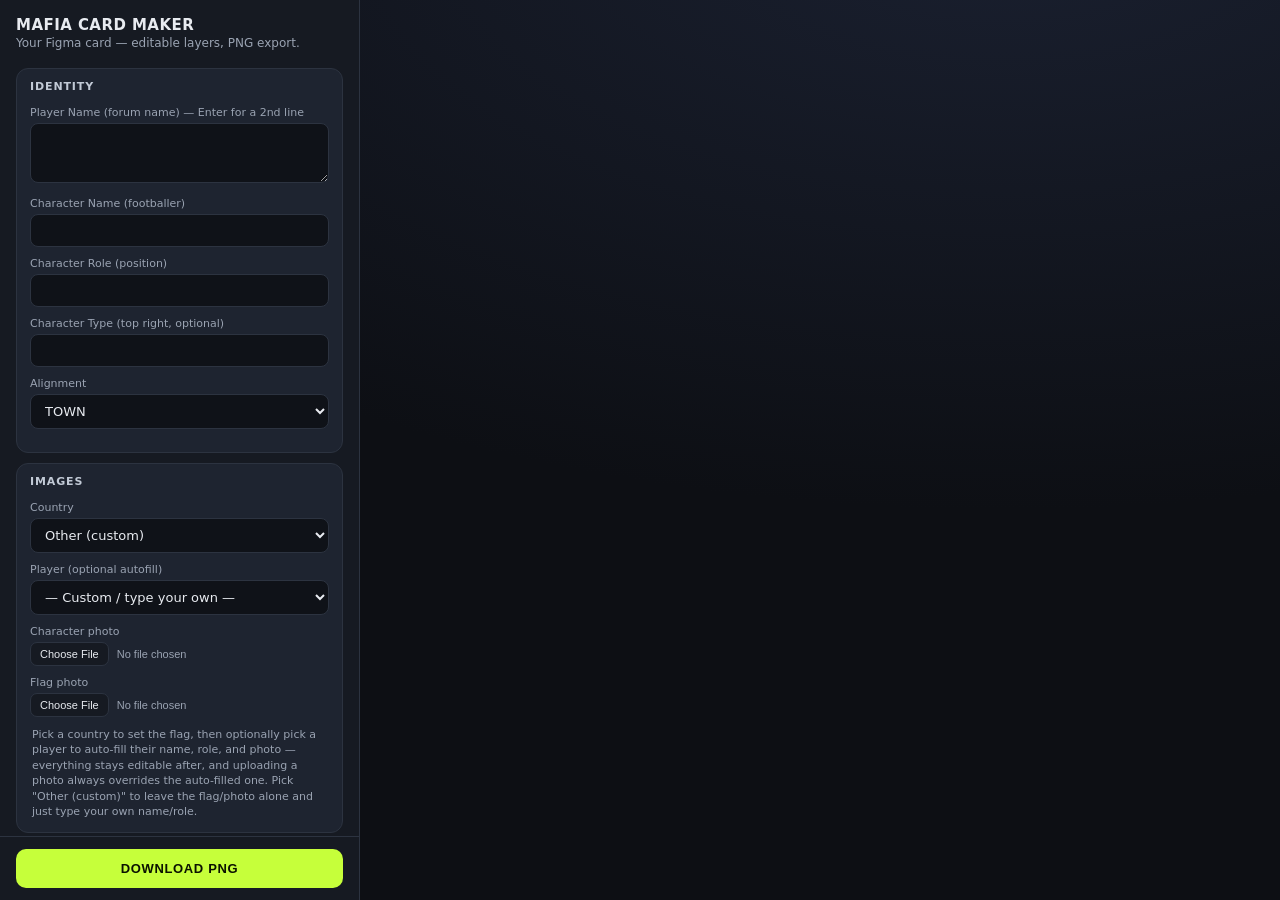
<file: src/cardmaker.src.html>
<!DOCTYPE html>
<html lang="en">
<head>
<meta charset="utf-8">
<meta name="viewport" content="width=device-width, initial-scale=1">
<title>Mafia Card Maker — SVG</title>
<style>
:root{
  --bg:#0d0f14; --panel:#161a22; --panel2:#1e2430; --line:#2c3340;
  --ink:#e8ebf0; --mut:#9aa3b2; --field:#0f1218; --lime:#c6ff3a;
}
*{box-sizing:border-box}
html,body{margin:0;height:100%}
body{background:var(--bg);color:var(--ink);font-family:system-ui,Segoe UI,Roboto,sans-serif;
  display:grid;grid-template-columns:360px 1fr;height:100vh;overflow:hidden}

/* ---- controls ---- */
.controls{background:var(--panel);border-right:1px solid var(--line);display:flex;flex-direction:column;height:100vh;min-height:0}
.cHead{flex:none;padding:16px 16px 8px}
.cHead h2{font-weight:800;font-size:15px;letter-spacing:.03em;text-transform:uppercase;margin:0 0 2px}
.cHead .sub{color:var(--mut);font-size:12px;margin:0}
.cBody{flex:1;min-height:0;overflow-y:auto;padding:10px 16px 18px}
.cFoot{flex:none;padding:12px 16px;border-top:1px solid var(--line);background:var(--panel)}

.grp{border:1px solid var(--line);border-radius:12px;margin:0 0 10px;background:var(--panel2);overflow:hidden}
.grp summary{list-style:none;cursor:pointer;padding:11px 13px;display:flex;align-items:center;justify-content:space-between;
  font-weight:800;font-size:11px;letter-spacing:.08em;text-transform:uppercase;color:#c2cad6;user-select:none}
.grp summary::-webkit-details-marker{display:none}
.grp .gb{padding:2px 13px 13px}
label.f{display:block;margin:0 0 10px}
label.f>span{display:block;font-size:11px;color:var(--mut);margin:0 0 4px}
input[type=text],textarea,select{width:100%;background:var(--field);border:1px solid var(--line);color:var(--ink);
  border-radius:8px;padding:8px 10px;font:inherit;font-size:13px;outline:none}
input:focus,textarea:focus,select:focus{border-color:#4a5568}
textarea{resize:vertical;min-height:60px;line-height:1.35}
input[type=file]{font-size:11px;color:var(--mut);width:100%}
input[type=file]::file-selector-button{background:var(--panel);border:1px solid var(--line);color:var(--ink);
  border-radius:7px;padding:5px 9px;margin-right:8px;cursor:pointer;font-size:11px}
.mini{font-size:11px;color:var(--mut);background:none;border:1px solid var(--line);border-radius:6px;padding:5px 9px;cursor:pointer}
.mini[disabled]{opacity:.45;cursor:default}
.mini.danger{color:#ff8a8a;border-color:#4a2a2a}
.btn{display:block;width:100%;border:0;border-radius:10px;padding:12px;font-weight:800;
  font-size:13px;letter-spacing:.05em;text-transform:uppercase;cursor:pointer;background:var(--lime);color:#0b1200}
.btn:active{transform:translateY(1px)}
.hint{font-size:11px;color:var(--mut);margin:8px 2px 0;line-height:1.4}
.secHead{display:flex;align-items:center;justify-content:space-between;margin:14px 2px 8px;
  font-weight:800;font-size:11px;letter-spacing:.08em;text-transform:uppercase;color:#c2cad6}
.toggleRow{display:flex;align-items:center;gap:8px;margin:0 2px 10px;font-size:12px;color:var(--ink);cursor:pointer}
.toggleRow input{width:auto}
.abcard{border:1px solid var(--line);border-radius:10px;padding:11px;margin:0 0 10px;background:#1a202b}
.abcard b{display:block;font-size:12px;color:#c9d2e0;margin:0 0 8px}

/* ---- stage ---- */
.stageWrap{position:relative;overflow:auto;display:flex;align-items:center;justify-content:center;padding:24px;
  background:radial-gradient(1200px 600px at 70% -10%,#1a2030,transparent),var(--bg)}
#stage{width:100%;max-width:1180px}
#stage svg{width:100%;height:auto;display:block;border-radius:14px;box-shadow:0 30px 80px rgba(0,0,0,.5)}
</style>
</head>
<body>

<div class="controls">
  <div class="cHead">
    <h2>Mafia Card Maker</h2>
    <p class="sub">Your Figma card — editable layers, PNG export.</p>
  </div>
  <div class="cBody">

    <details class="grp" open>
      <summary>Identity</summary>
      <div class="gb">
        <label class="f"><span>Player Name (forum name) — Enter for a 2nd line</span><textarea data-lines="Player Name" rows="2"></textarea></label>
        <label class="f"><span>Character Name (footballer)</span><input type="text" data-text="Character Name"></label>
        <label class="f"><span>Character Role (position)</span><input type="text" data-text="Character Role"></label>
        <label class="f"><span>Character Type (top right, optional)</span><input type="text" data-text="Character Type"></label>
        <label class="f"><span>Alignment</span>
          <select id="alignmentSelect" data-text="Player Alignment">
            <option>TOWN</option><option>MAFIA</option><option>THIRD PARTY</option>
          </select>
        </label>
      </div>
    </details>

    <details class="grp" open>
      <summary>Images</summary>
      <div class="gb">
        <label class="f"><span>Country</span>
          <select id="countrySelect">
            <option value="">Other (custom)</option>
          </select>
        </label>
        <label class="f"><span>Player (optional autofill)</span>
          <select id="playerSelect">
            <option value="">— Custom / type your own —</option>
          </select>
        </label>
        <label class="f"><span>Character photo</span><input type="file" accept="image/*" data-img="Character Image"></label>
        <label class="f"><span>Flag photo</span><input type="file" accept="image/*" id="flagUpload"></label>
        <p class="hint">Pick a country to set the flag, then optionally pick a player to auto-fill their name, role,
          and photo — everything stays editable after, and uploading a photo always overrides the auto-filled one.
          Pick "Other (custom)" to leave the flag/photo alone and just type your own name/role.</p>
      </div>
    </details>

    <div class="secHead">
      <span>Actions</span>
      <button type="button" class="mini" id="addAbilityBtn">+ Add action</button>
    </div>
    <label class="toggleRow">
      <input type="checkbox" id="showIconsToggle" checked>
      <span>Show icons <span class="hint" style="margin:0">(off = text uses the full width, with roomier padding)</span></span>
    </label>
    <div class="gb" id="noIconPaddingTuner" style="display:none;padding:0 2px 10px">
      <label class="f"><span>No-icon: top padding (px)</span><input type="number" id="noIconTopPad" step="1"></label>
      <label class="f"><span>No-icon: bottom padding (px)</span><input type="number" id="noIconBottomPad" step="1"></label>
    </div>
    <div id="abilitiesControls"></div>

  </div>
  <div class="cFoot">
    <button class="btn" id="download">Download PNG</button>
  </div>
</div>

<div class="stageWrap">
  <div id="stage"><!--SVG_HERE--></div>
</div>

<script>
// World Cup 2026 roster: slug -> {name, flag, players:[{n,p,img}]}. Baked in at build time
// from assets/players.json (see build.mjs / build.ps1).
const PLAYERS_DATA = JSON.parse(atob("/*PLAYERS_DATA_HERE*/"));

const svg = document.querySelector('#stage svg');
const SVGNS = 'http://www.w3.org/2000/svg';
const XLINK = 'http://www.w3.org/1999/xlink';
const byId = id => svg.querySelector('[id="'+CSS.escape(id)+'"]');

/* ---------- text: single-line layers ---------- */
// fields that should stay anchored to a point and shrink to fit a max width. anchor is
// 'middle' (default, centered on x) or 'end' (right-aligned, x is the right edge).
const fitCfg = {};   // id -> {x, maxw, base}
function initFit(id, x, maxw, anchor){
  const t = byId(id); if(!t) return;
  fitCfg[id] = {x, maxw, base: parseFloat(t.getAttribute('font-size')||40)};
  t.setAttribute('text-anchor', anchor || 'middle');
  const ts = t.querySelector('tspan'); if(ts) ts.setAttribute('x', x);
}
function setText(id, str){
  const t = byId(id); if(!t) return;
  const cfg = fitCfg[id];
  const first = t.querySelector('tspan');
  const y = first ? first.getAttribute('y') : (t.getAttribute('y') || 0);
  const x = cfg ? cfg.x : (first ? first.getAttribute('x') : 0);
  while(t.firstChild) t.removeChild(t.firstChild);
  const ts = document.createElementNS(SVGNS,'tspan');
  ts.setAttribute('x', x); ts.setAttribute('y', y);
  ts.textContent = str;
  t.appendChild(ts);
  if(cfg){                                   // shrink font so it fits the card
    t.setAttribute('font-size', cfg.base);
    const w = ts.getComputedTextLength();
    if(w > cfg.maxw) t.setAttribute('font-size', Math.max(8, cfg.base * cfg.maxw / w));
  }
}

/* ---------- text: right-aligned, user-controlled line breaks (Enter key) ---------- */
// unlike setWrapped (auto word-wrap by width), this splits on literal "\n"s the user typed,
// so they control exactly where a name breaks instead of us guessing.
const linesCfg = {}; // id -> {x, y0, lh}
function initLinesRight(id, x, lh){
  const t = byId(id); if(!t) return;
  const first = t.querySelector('tspan');
  linesCfg[id] = {x, y0: first ? parseFloat(first.getAttribute('y')) : 0, lh};
  t.setAttribute('text-anchor', 'end');
  if(first) first.setAttribute('x', x); // reposition the baked default immediately, not just on next edit
}
function setLinesRight(id, str){
  const t = byId(id), cfg = linesCfg[id]; if(!t || !cfg) return;
  while(t.firstChild) t.removeChild(t.firstChild);
  const lines = str.split('\n');
  const n = lines.length;
  // centered as a block around cfg.y0 (not anchored at the top), so cfg.y0 -- tuned to
  // line up with the flag -- stays the vertical center whether it's 1 line or 2.
  lines.forEach((ln, i)=>{
    const ts = document.createElementNS(SVGNS,'tspan');
    ts.setAttribute('x', cfg.x); ts.setAttribute('y', cfg.y0 + (i - (n-1)/2)*cfg.lh);
    ts.textContent = ln;
    t.appendChild(ts);
  });
}

/* ---------- text: wrapping layers (used by the actions below) ---------- */
// generalized to work on any text element directly, since actions are cloned at runtime
// rather than looked up by a fixed id.
function computeWrapMeta(t){
  const lines = [...t.querySelectorAll('tspan')];
  const f = lines[0];
  const x  = parseFloat(f.getAttribute('x'));
  const y0 = parseFloat(f.getAttribute('y'));
  const lh = lines[1] ? parseFloat(lines[1].getAttribute('y')) - y0
                      : parseFloat(t.getAttribute('font-size')||20) * 1.55;
  // widest existing line ≈ the design's text-box width
  let maxw = 0;
  for(const l of lines){ const w = l.getComputedTextLength(); if(w>maxw) maxw=w; }
  return {x, y0, lh, maxw: maxw*1.02};
}
function measure(t, str){
  const ts = document.createElementNS(SVGNS,'tspan');
  ts.textContent = str; t.appendChild(ts);
  const w = ts.getComputedTextLength(); t.removeChild(ts);
  return w;
}
function setWrappedEl(t, m, str){
  if(!t || !m) return;
  // user-typed "\n"s are honored as forced breaks; each resulting paragraph is then still
  // auto-wrapped by width, so a manual break never fights with the box's fixed width.
  const lines = [];
  str.split('\n').forEach(para=>{
    const words = para.replace(/\s+/g,' ').trim().split(' ').filter(Boolean);
    if(words.length === 0){ lines.push(''); return; } // preserve an intentional blank line
    let cur = '';
    for(const w of words){
      const test = cur ? cur+' '+w : w;
      if(cur && measure(t, test) > m.maxw){ lines.push(cur); cur = w; }
      else cur = test;
    }
    if(cur) lines.push(cur);
  });
  while(t.firstChild) t.removeChild(t.firstChild);
  lines.forEach((ln,i)=>{
    const ts = document.createElementNS(SVGNS,'tspan');
    ts.setAttribute('x', m.x); ts.setAttribute('y', m.y0 + i*m.lh);
    ts.textContent = ln;
    t.appendChild(ts);
  });
}
function setSingleLine(el, str, xOverride, yOverride){
  const first = el.querySelector('tspan');
  const x = xOverride ?? (first ? first.getAttribute('x') : 0);
  const y = yOverride ?? (first ? first.getAttribute('y') : 0);
  while(el.firstChild) el.removeChild(el.firstChild);
  const ts = document.createElementNS(SVGNS,'tspan');
  ts.setAttribute('x', x); ts.setAttribute('y', y);
  ts.textContent = str;
  el.appendChild(ts);
}

/* ---------- images: turn pattern-filled rects into plain cover-fit <image> ---------- */
const imgSlots = {};  // layerId -> <image> element we control
function initImageSlot(layerId, align){
  const g = byId(layerId); if(!g) return;
  // find the rect that paints a pattern, and the pattern's source <image>
  const rect = g.querySelector('rect[fill^="url("]') || svg.querySelector('[id="'+CSS.escape(layerId)+'"] rect');
  if(!rect) return;
  const patId = (rect.getAttribute('fill').match(/url\(#([^)]+)\)/)||[])[1];
  const pat = patId && svg.querySelector('[id="'+CSS.escape(patId)+'"]');
  const use = pat && pat.querySelector('use');
  const srcId = use && (use.getAttribute('href')||use.getAttributeNS(XLINK,'href')||'').replace('#','');
  const srcImg = srcId && svg.querySelector('[id="'+CSS.escape(srcId)+'"]');
  const href = srcImg ? (srcImg.getAttribute('href')||srcImg.getAttributeNS(XLINK,'href')) : '';
  // geometry of the rect (it may carry a translate transform)
  let x=parseFloat(rect.getAttribute('x')||0), y=parseFloat(rect.getAttribute('y')||0);
  const w=parseFloat(rect.getAttribute('width')), h=parseFloat(rect.getAttribute('height'));
  const tr=(rect.getAttribute('transform')||'').match(/translate\(([-\d.]+)[ ,]+([-\d.]+)\)/);
  if(tr){ x+=parseFloat(tr[1]); y+=parseFloat(tr[2]); }
  const img = document.createElementNS(SVGNS,'image');
  img.setAttribute('x',x); img.setAttribute('y',y);
  img.setAttribute('width',w); img.setAttribute('height',h);
  img.setAttribute('preserveAspectRatio', (align || 'xMidYMid') + ' slice'); // = object-fit: cover
  img.setAttributeNS(XLINK,'href',href); img.setAttribute('href',href);
  rect.replaceWith(img);
  imgSlots[layerId] = img;
}
function setImage(layerId, dataUrl){
  const img = imgSlots[layerId]; if(!img) return;
  img.setAttributeNS(XLINK,'href',dataUrl); img.setAttribute('href',dataUrl);
}

/* ---------- fix Figma export z-order quirks ---------- */
// "Player Name" (KARTHAIN) overflows the white player-card and a decorative shape
// was exported on top of its tail; raise it so it always paints in full.
(function(){ const pn = byId('Player Name'); if(pn) svg.appendChild(pn); })();
// "Flag Image" sits on top of "Character Image" at first paint (they're siblings and
// Flag comes first in source order, so this shouldn't hold — but browsers stop
// respecting that ordering the first time Character Image's href is reassigned via
// setImage, e.g. on any photo upload or player autofill, silently burying the flag).
// Re-appending Flag Image as the last sibling pins it on top for good, regardless.
(function(){ const fl = byId('Flag Image'); if(fl) fl.parentElement.appendChild(fl); })();

/* ---------- alignment: recolor player/character text + swap card background ---------- */
const ALIGN_CFG = {
  'TOWN':         { color: '#146C2E', bg: 'BG (town)' },
  'MAFIA':        { color: '#BC0000', bg: 'BG (mafia)' },
  'THIRD PARTY':  { color: '#C79A00', bg: 'BG (3p)' },
};
const ALIGN_TEXT_IDS = ['Player Name', 'Character Name', 'Character Role', 'Player Alignment'];
const ALIGN_BG_IDS = Object.values(ALIGN_CFG).map(c => c.bg);
function applyAlignment(value){
  const cfg = ALIGN_CFG[value]; if(!cfg) return;
  ALIGN_TEXT_IDS.forEach(id => { const el = byId(id); if(el) el.setAttribute('fill', cfg.color); });
  ALIGN_BG_IDS.forEach(id => { const el = byId(id); if(el) el.style.display = (id === cfg.bg) ? '' : 'none'; });
}

/* ---------- actions: 1-5 repeatable cards, centered as a group ---------- */
// "Ability 1" from the Figma export becomes an in-memory template; every rendered
// action (including the first) is a fresh clone of it, positioned by a wrapping
// <g transform="translate(0,dy)"> so we never have to rewrite its internal path data.
const abilitiesGroup = byId('Abilities');
const abilityTemplate = byId('Ability 1');
abilityTemplate.remove();
const ABILITY_X = 495.275, ABILITY_W = 876, ABILITY_CX = ABILITY_X + ABILITY_W/2;
const ABILITY_TEMPLATE_Y = 228.5, ABILITY_GAP = 15;
// Bound the centering band to the left player badge's own extent, not an arbitrary margin
// off the header/footer separators: top matches the badge's rounded top edge (its curved
// top apex sits at y~71.5), bottom matches the badge's bottom tip (708.503) -- the alignment
// text (y=677.978) sits comfortably inside that range already.
const ABILITY_SECTION_TOP = 71.5, ABILITY_SECTION_BOTTOM = 708.5;
const ABILITY_RADIUS = 18; // matches the box's own rx, so a custom icon's rounded edge blends into its corner
// custom-icon photo slot: flush left, full box height (set per-box below since boxes now
// hug their content), rounded to match the box's own left corners, square where it meets
// the text (like a card thumbnail). Width is fixed regardless of box height.
const ABILITY_ICON_X = ABILITY_X, ABILITY_ICON_W = 154;
const ABILITY_TEXT_RIGHT_PAD = 30;
// Two text layouts: one leaving room for the icon photo slot, one using the full width
// when icons are toggled off. Y offsets are measured from the box's own top edge so they
// still work after the box is repositioned/scaled. topPad/bottomPad are symmetric so each
// box hugs its content evenly instead of a fixed height leaving empty space below.
const ABILITY_LAYOUT = {
  icon:   { textX: ABILITY_ICON_X + ABILITY_ICON_W + 24, topPad: 54.8,   bottomPad: 54.8,   descGap: 35.352, lh: 35 },
  noIcon: { textX: ABILITY_X + 40,                        topPad: 42.22, bottomPad: 31.67, descGap: 35,     lh: 33 },
};
function abilityTextMaxw(textX){ return (ABILITY_X + ABILITY_W) - textX - ABILITY_TEXT_RIGHT_PAD; }

// path for a rect rounded only on its left side (top-right/bottom-right stay square) —
// used to clip a full-bleed icon photo so it blends into the box's own rounded corner
// on the left while cutting off flat where it meets the text on the right.
function roundedLeftRectPath(x, y, w, h, r){
  return `M${x+r},${y} H${x+w} V${y+h} H${x+r} A${r},${r} 0 0 1 ${x},${y+h-r} `
       + `V${y+r} A${r},${r} 0 0 1 ${x+r},${y} Z`;
}

let abilities = [
  { title: 'Ability Name - Night', desc: 'Each night, choose a player to do a thing and that player will become dusted. Each time we do a dusted we explode the ball.', icon: null },
  { title: 'Ability Name - Night', desc: 'Each night, choose a player to do a thing and that player will become dusted. Each time we do a dusted we explode the ball.', icon: null },
];
let showIcons = true; // global toggle: icon photo slot + doodle, vs. text using the full width

// Each box hugs its own content (title + however many description lines it wraps to)
// instead of a fixed height, so a short ability doesn't leave a big empty gap. Every
// text edit can change a box's height, which can shift every box below it, so this does
// a full rebuild rather than patching text in place -- cheap enough for up to 5 boxes.
function renderAbilityBoxes(){
  while(abilitiesGroup.firstChild) abilitiesGroup.removeChild(abilitiesGroup.firstChild);
  const layout = ABILITY_LAYOUT[showIcons ? 'icon' : 'noIcon'];
  const maxw = abilityTextMaxw(layout.textX);
  const titleY = ABILITY_TEMPLATE_Y + layout.topPad;
  const descY0 = titleY + layout.descGap;

  // Phase 1: build each box at its natural (unscaled) size, measuring how many
  // description lines it wraps to so we know how tall it needs to be.
  const built = abilities.map((a,i)=>{
    const clone = abilityTemplate.cloneNode(true);
    const wrapper = document.createElementNS(SVGNS,'g');
    wrapper.appendChild(clone);
    abilitiesGroup.appendChild(wrapper); // attach before measuring text, getComputedTextLength needs a rendered element

    const titleEl = clone.querySelector('[id="Ability Name - Night"]');
    const descEl  = clone.querySelector('[id="Ability Description"]');
    const iconGroup  = clone.querySelector('[id="Ability Image"]');
    const clipGroup  = clone.querySelector('[clip-path]');
    const fillRect   = clipGroup.querySelector('rect');
    const strokeRect = clone.querySelector('rect[stroke]');

    const wrapMeta = computeWrapMeta(descEl);
    wrapMeta.x = layout.textX;
    wrapMeta.y0 = descY0;
    wrapMeta.lh = layout.lh;
    wrapMeta.maxw = maxw;
    setSingleLine(titleEl, a.title, layout.textX, titleY);
    setWrappedEl(descEl, wrapMeta, a.desc);
    const numLines = Math.max(1, descEl.querySelectorAll('tspan').length);
    const H = layout.topPad + layout.descGap + (numLines-1)*layout.lh + layout.bottomPad;

    fillRect.setAttribute('height', H);
    strokeRect.setAttribute('height', H-1);
    const clipId = `ability-box-clip-${i}`;
    const clipDef = document.createElementNS(SVGNS,'clipPath');
    clipDef.setAttribute('id', clipId);
    const clipRect = document.createElementNS(SVGNS,'rect');
    clipRect.setAttribute('x', ABILITY_X); clipRect.setAttribute('y', ABILITY_TEMPLATE_Y);
    clipRect.setAttribute('width', ABILITY_W); clipRect.setAttribute('height', H); clipRect.setAttribute('rx', ABILITY_RADIUS);
    clipDef.appendChild(clipRect);
    clipGroup.appendChild(clipDef);
    clipGroup.setAttribute('clip-path', `url(#${clipId})`);

    if(!showIcons){
      iconGroup.style.display = 'none';
    } else if(a.icon){
      const iconDoodle = clone.querySelector('[id="proicons:soccer"]');
      iconDoodle.style.display = 'none';
      const iconClipId = `ability-icon-clip-${i}`;
      const clip = document.createElementNS(SVGNS,'clipPath');
      clip.setAttribute('id', iconClipId);
      const clipPath = document.createElementNS(SVGNS,'path');
      clipPath.setAttribute('d', roundedLeftRectPath(ABILITY_ICON_X, ABILITY_TEMPLATE_Y, ABILITY_ICON_W, H, ABILITY_RADIUS));
      clip.appendChild(clipPath);
      iconGroup.appendChild(clip);

      const img = document.createElementNS(SVGNS,'image');
      img.setAttribute('x', ABILITY_ICON_X); img.setAttribute('y', ABILITY_TEMPLATE_Y);
      img.setAttribute('width', ABILITY_ICON_W); img.setAttribute('height', H);
      img.setAttribute('preserveAspectRatio','xMidYMid slice');
      img.setAttribute('clip-path', `url(#${iconClipId})`);
      img.setAttributeNS(XLINK,'href', a.icon); img.setAttribute('href', a.icon);
      iconGroup.appendChild(img);
    }

    clone.querySelectorAll('[id]').forEach(el => el.id = el.id + '-' + i); // avoid duplicate ids across clones
    return { wrapper, H };
  });

  // Phase 2: now every box's natural height is known, so lay them out as a group
  // (scaling uniformly if they don't all fit) and move each into its final position.
  const avail = ABILITY_SECTION_BOTTOM - ABILITY_SECTION_TOP;
  const naturalTotal = built.reduce((sum,b)=> sum+b.H, 0) + (built.length-1)*ABILITY_GAP;
  const s = naturalTotal > avail ? avail/naturalTotal : 1;
  const scaledGap = ABILITY_GAP*s;
  const totalH = built.reduce((sum,b)=> sum+b.H*s, 0) + (built.length-1)*scaledGap;
  let y = ABILITY_SECTION_TOP + Math.max(0, (avail-totalH)/2);
  built.forEach(b=>{
    // scale (uniformly) around the box's own top-center, then move that anchor to y
    b.wrapper.setAttribute('transform',
      `translate(${ABILITY_CX},${y}) scale(${s}) translate(${-ABILITY_CX},${-ABILITY_TEMPLATE_Y})`);
    y += b.H*s + scaledGap;
  });
}

function renderAbilityControls(){
  const wrap = document.getElementById('abilitiesControls');
  wrap.innerHTML = '';
  abilities.forEach((a,i)=>{
    const details = document.createElement('details');
    details.className = 'grp'; details.open = true;
    details.innerHTML = `
      <summary>Action ${i+1}${abilities.length>1 ? ` <button type="button" class="mini danger ability-remove" data-i="${i}">Remove</button>` : ''}</summary>
      <div class="gb">
        <label class="f"><span>Title</span><input type="text" class="ability-title" data-i="${i}"></label>
        <label class="f"><span>Description</span><textarea class="ability-desc" data-i="${i}"></textarea></label>
        ${showIcons ? `
        <label class="f"><span>Icon (optional, replaces the ball doodle)</span><input type="file" accept="image/*" class="ability-icon" data-i="${i}"></label>
        ${a.icon ? `<button type="button" class="mini ability-icon-reset" data-i="${i}">Use default icon</button>` : ''}` : ''}
      </div>`;
    wrap.appendChild(details);
  });

  wrap.querySelectorAll('.ability-title').forEach(inp=>{
    const i = +inp.dataset.i; inp.value = abilities[i].title;
    // a full rebuild (not just an in-place text update) since a box's hugged height can
    // change with its content, which can shift every box below it
    inp.addEventListener('input', ()=>{ abilities[i].title = inp.value; renderAbilityBoxes(); });
  });
  wrap.querySelectorAll('.ability-desc').forEach(ta=>{
    const i = +ta.dataset.i; ta.value = abilities[i].desc;
    ta.addEventListener('input', ()=>{ abilities[i].desc = ta.value; renderAbilityBoxes(); });
  });
  wrap.querySelectorAll('.ability-icon').forEach(inp=>{
    inp.addEventListener('change', e=>{
      const i = +inp.dataset.i; const f = e.target.files[0]; if(!f) return;
      const r = new FileReader();
      r.onload = ()=>{ abilities[i].icon = r.result; renderAbilityBoxes(); renderAbilityControls(); };
      r.readAsDataURL(f);
    });
  });
  wrap.querySelectorAll('.ability-icon-reset').forEach(btn=>{
    btn.addEventListener('click', e=>{
      e.preventDefault();
      const i = +btn.dataset.i; abilities[i].icon = null; renderAbilityBoxes(); renderAbilityControls();
    });
  });
  wrap.querySelectorAll('.ability-remove').forEach(btn=>{
    btn.addEventListener('click', e=>{
      e.preventDefault(); e.stopPropagation(); // don't let the click also toggle the <details>
      const i = +btn.dataset.i; abilities.splice(i,1); renderAbilityBoxes(); renderAbilityControls();
    });
  });

  const addBtn = document.getElementById('addAbilityBtn');
  addBtn.disabled = abilities.length >= 5;
  addBtn.textContent = abilities.length >= 5 ? 'Max 5 actions' : '+ Add action';
}
document.getElementById('addAbilityBtn').addEventListener('click', ()=>{
  if(abilities.length >= 5) return;
  abilities.push({ title:'', desc:'', icon:null });
  renderAbilityBoxes(); renderAbilityControls();
});
document.getElementById('showIconsToggle').addEventListener('change', e=>{
  showIcons = e.target.checked;
  updateNoIconPaddingTuner();
  renderAbilityBoxes(); renderAbilityControls();
});

// Live tuning for the no-icon layout's top/bottom padding, so it's easy to dial in by eye
// without needing a code change each time. Only shown in no-icon mode, since that's the
// only layout these two numbers affect.
const noIconPaddingTuner = document.getElementById('noIconPaddingTuner');
const noIconTopPadInput = document.getElementById('noIconTopPad');
const noIconBottomPadInput = document.getElementById('noIconBottomPad');
function updateNoIconPaddingTuner(){
  noIconPaddingTuner.style.display = showIcons ? 'none' : 'block';
  noIconTopPadInput.value = Math.round(ABILITY_LAYOUT.noIcon.topPad * 100) / 100;
  noIconBottomPadInput.value = Math.round(ABILITY_LAYOUT.noIcon.bottomPad * 100) / 100;
}
noIconTopPadInput.addEventListener('input', ()=>{
  const v = parseFloat(noIconTopPadInput.value); if(Number.isNaN(v)) return;
  ABILITY_LAYOUT.noIcon.topPad = v; renderAbilityBoxes();
});
noIconBottomPadInput.addEventListener('input', ()=>{
  const v = parseFloat(noIconBottomPadInput.value); if(Number.isNaN(v)) return;
  ABILITY_LAYOUT.noIcon.bottomPad = v; renderAbilityBoxes();
});
updateNoIconPaddingTuner();

/* ---------- wire controls ---------- */
// centre + shrink-to-fit the three stacked fields in the white player card
initFit('Character Name', 239, 388);
initFit('Character Role', 239, 388);
initFit('Player Alignment', 239, 388);
// "Character Type" sits top-right of the header, right-aligned so its right edge lines up
// with the ability boxes' right edge (495.275 + 876 = 1371.275) below it. Shrinks to fit
// whatever room is left of the "FIFA WORLD CUP 2026™" wordmark, measured at runtime so it
// never overlaps regardless of exact font metrics.
(function(){
  const wordmark = byId('Logo + Text').querySelector('text tspan');
  const wordmarkRight = wordmark ? parseFloat(wordmark.getAttribute('x')) + wordmark.getComputedTextLength() : 460;
  initFit('Character Type', 1371.275, 1371.275 - wordmarkRight - 40, 'end');
})();
// Character Image crops from the top (keep the head, cut off the legs) since real player
// photos are full-body shots much taller than the card's photo frame; a centered crop
// would land on the torso instead. Flag Image stays centered (flags are simple rectangles).
initImageSlot('Character Image', 'xMidYMin');
initImageSlot('Flag Image');
// Player Name (right-aligned to the photo's right edge, minus a little breathing room) —
// press Enter in its control to split it onto a second line instead of overflowing.
initLinesRight('Player Name', 428, 52 * 2/3);

document.querySelectorAll('[data-text]').forEach(c=>{
  c.addEventListener('input', ()=> setText(c.dataset.text, c.value));
});
document.querySelectorAll('[data-lines]').forEach(c=>{
  c.addEventListener('input', ()=> setLinesRight(c.dataset.lines, c.value));
});
const alignmentSelect = document.getElementById('alignmentSelect');
alignmentSelect.addEventListener('input', ()=> applyAlignment(alignmentSelect.value));
document.querySelectorAll('[data-img]').forEach(c=>{
  c.addEventListener('change', e=>{
    const f = e.target.files[0]; if(!f) return;
    const r = new FileReader();
    r.onload = ()=> setImage(c.dataset.img, r.result);
    r.readAsDataURL(f);
  });
});

/* ---------- shared: fetch an image URL and turn it into a data: URL ---------- */
// flagcdn.com and digitalhub.fifa.com both serve CORS-enabled images, so the fetched
// blob can be canvas-exported safely once turned into a data: URL (same path as the
// uploaded-photo flow above).
function fetchAsDataUrl(url){
  return fetch(url).then(res => res.blob()).then(blob => new Promise((resolve, reject) => {
    const r = new FileReader();
    r.onload = () => resolve(r.result);
    r.onerror = reject;
    r.readAsDataURL(blob);
  }));
}

/* ---------- country: sets the flag, and offers that country's players to autofill ---------- */
function applyFlag(code){
  if(!code) return Promise.resolve();
  return fetchAsDataUrl(`https://flagcdn.com/w320/${code}.png`)
    .then(dataUrl => setImage('Flag Image', dataUrl))
    .catch(err => console.error('flag fetch failed', err));
}

const countrySelect = document.getElementById('countrySelect');
const playerSelect = document.getElementById('playerSelect');
Object.keys(PLAYERS_DATA)
  .sort((a,b) => PLAYERS_DATA[a].name.localeCompare(PLAYERS_DATA[b].name))
  .forEach(slug=>{
    const opt = document.createElement('option');
    opt.value = slug; opt.textContent = PLAYERS_DATA[slug].name;
    countrySelect.appendChild(opt);
  });

function populatePlayers(slug){
  playerSelect.innerHTML = '<option value="">— Custom / type your own —</option>';
  const country = PLAYERS_DATA[slug];
  playerSelect.disabled = !country;
  if(!country) return;
  country.players.forEach((p,i)=>{
    const opt = document.createElement('option');
    opt.value = i; opt.textContent = `${p.n} (${p.p})`;
    playerSelect.appendChild(opt);
  });
}

countrySelect.addEventListener('change', ()=>{
  const slug = countrySelect.value;
  populatePlayers(slug);
  if(slug) applyFlag(PLAYERS_DATA[slug].flag);
});

const characterNameInput = document.querySelector('[data-text="Character Name"]');
const characterRoleInput = document.querySelector('[data-text="Character Role"]');
const PLAYER_IMG_PARAMS = '?io=transform:fill,width:520,gravity:top&quality=90';
playerSelect.addEventListener('change', ()=>{
  const country = PLAYERS_DATA[countrySelect.value];
  const p = country && country.players[+playerSelect.value];
  if(!p) return; // "Custom" selected, or no country: leave fields as they are
  characterNameInput.value = p.n; setText('Character Name', p.n);
  const role = p.p.toUpperCase();
  characterRoleInput.value = role; setText('Character Role', role);
  fetchAsDataUrl(p.img + PLAYER_IMG_PARAMS)
    .then(dataUrl => setImage('Character Image', dataUrl))
    .catch(err => console.error('player photo fetch failed', err));
});

document.getElementById('flagUpload').addEventListener('change', e=>{
  const f = e.target.files[0]; if(!f) return;
  const r = new FileReader();
  r.onload = ()=> setImage('Flag Image', r.result);
  r.readAsDataURL(f);
});

// default to Argentina / Juan Musso, matching what's already baked into the SVG sample —
// no fetch needed on load, same reasoning as the alignment/seed defaults below.
countrySelect.value = 'argentina';
populatePlayers('argentina');
playerSelect.value = '0';

/* ---------- seed control values from the SVG's current text ---------- */
function seed(){
  document.querySelectorAll('[data-text]').forEach(c=>{
    const t = byId(c.dataset.text);
    if(t) c.value = t.textContent.trim();
  });
  document.querySelectorAll('[data-lines]').forEach(c=>{
    const t = byId(c.dataset.lines);
    if(t) c.value = [...t.querySelectorAll('tspan')].map(s=>s.textContent).join('\n');
  });
}
seed();
applyAlignment(alignmentSelect.value);
renderAbilityBoxes();
renderAbilityControls();
// the custom FWC2026 font may still be parsing when the line above first runs, so its
// line-wrap measurements can use fallback-font metrics and wrap too much text onto a
// line; redo it once the real font is ready so text doesn't overflow the box.
if(document.fonts) document.fonts.ready.then(renderAbilityBoxes);

/* ---------- export PNG ---------- */
async function exportPng(scale){
  await (document.fonts ? document.fonts.ready : Promise.resolve());
  const clone = svg.cloneNode(true);
  if(!clone.getAttribute('width'))  clone.setAttribute('width', 1400);
  if(!clone.getAttribute('height')) clone.setAttribute('height', 853);
  const xml = new XMLSerializer().serializeToString(clone);
  const blob = new Blob([xml], {type:'image/svg+xml;charset=utf-8'});
  const url = URL.createObjectURL(blob);
  try{
    const img = await new Promise((res,rej)=>{ const i=new Image(); i.onload=()=>res(i); i.onerror=rej; i.src=url; });
    const vb = (svg.getAttribute('viewBox')||'0 0 1400 853').split(/\s+/).map(Number);
    const W = vb[2]||1400, H = vb[3]||853;
    const canvas = document.createElement('canvas');
    canvas.width = Math.round(W*scale); canvas.height = Math.round(H*scale);
    const ctx = canvas.getContext('2d');
    ctx.drawImage(img, 0, 0, canvas.width, canvas.height);
    return canvas.toDataURL('image/png');
  } finally { URL.revokeObjectURL(url); }
}
document.getElementById('download').addEventListener('click', async ()=>{
  const btn = document.getElementById('download'), old = btn.textContent;
  btn.textContent = 'Rendering…';
  try{
    const data = await exportPng(2);
    const name = (byId('Character Name')?.textContent.trim() || 'card').replace(/[^a-z0-9]+/gi,'_');
    const a = document.createElement('a'); a.download = name+'.png'; a.href = data; a.click();
  }catch(err){ alert('Render failed: '+err.message); }
  btn.textContent = old;
});
</script>
</body>
</html>
</file>
